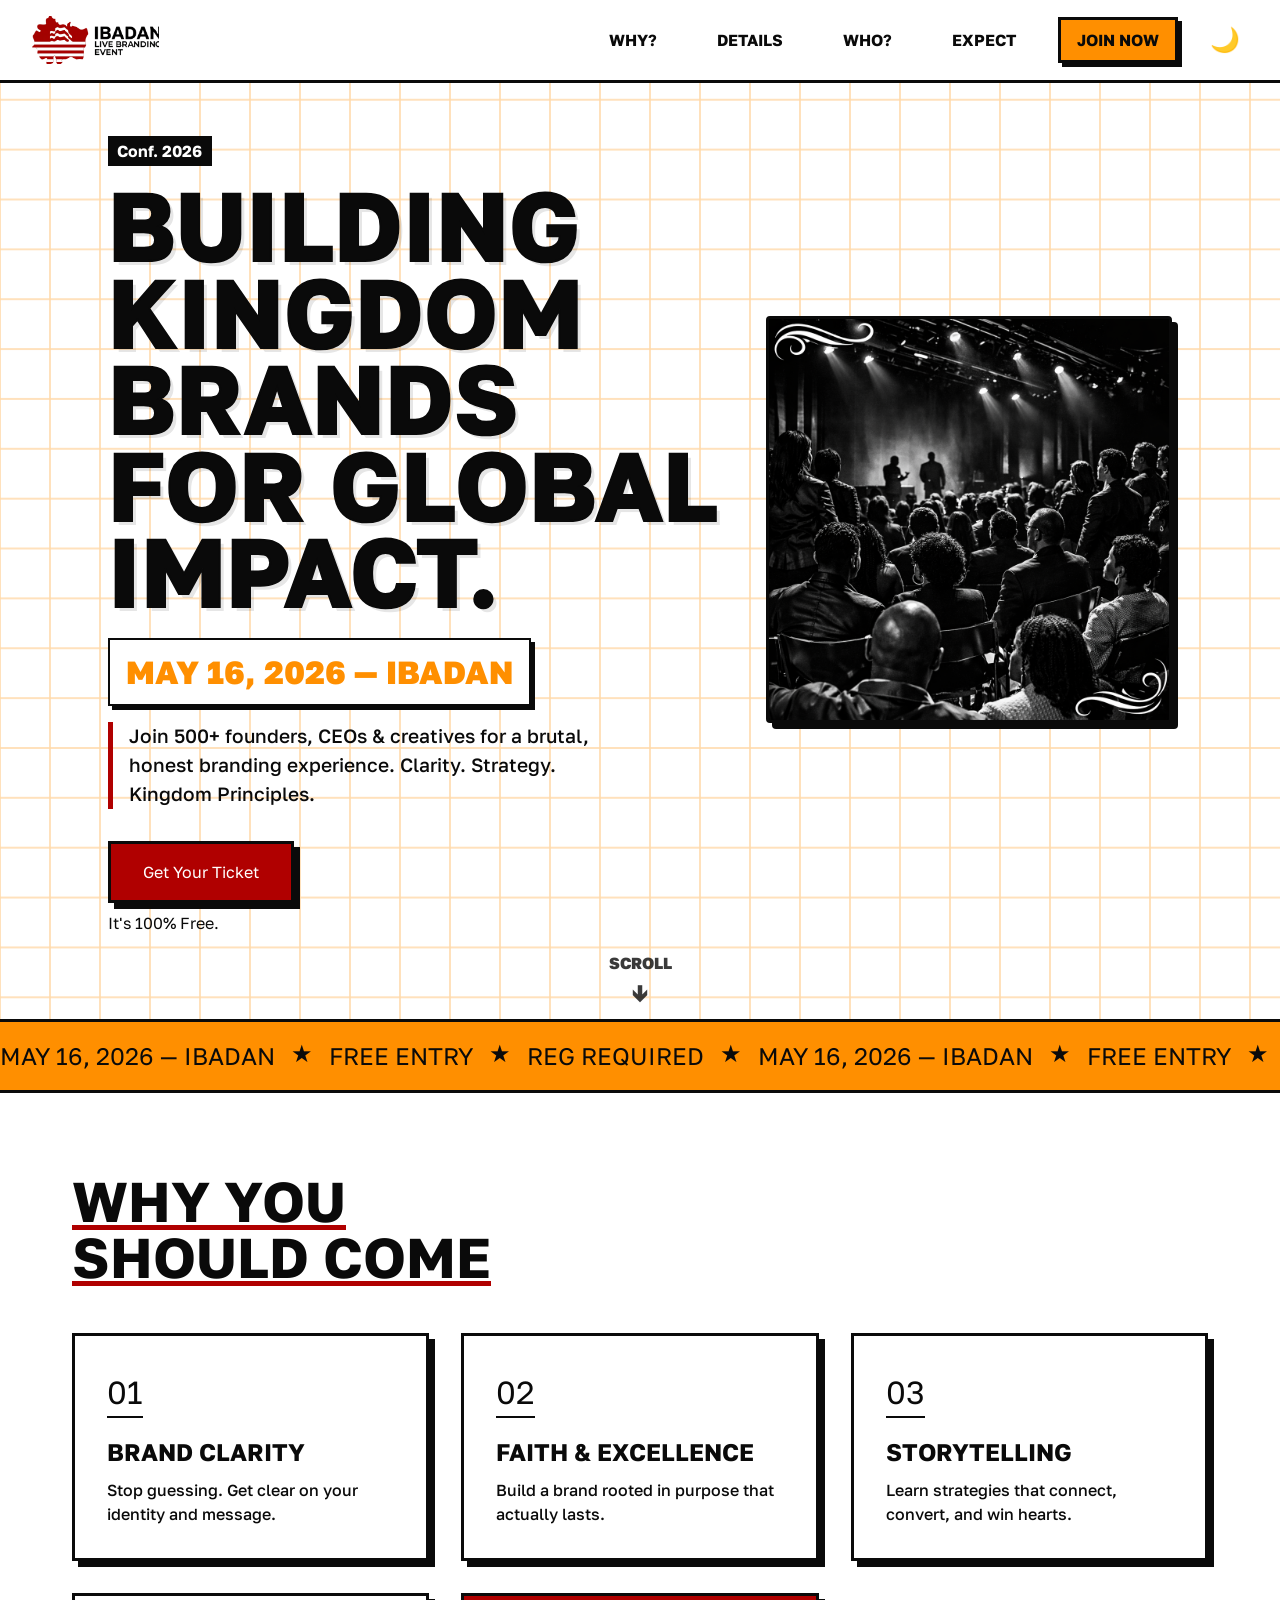
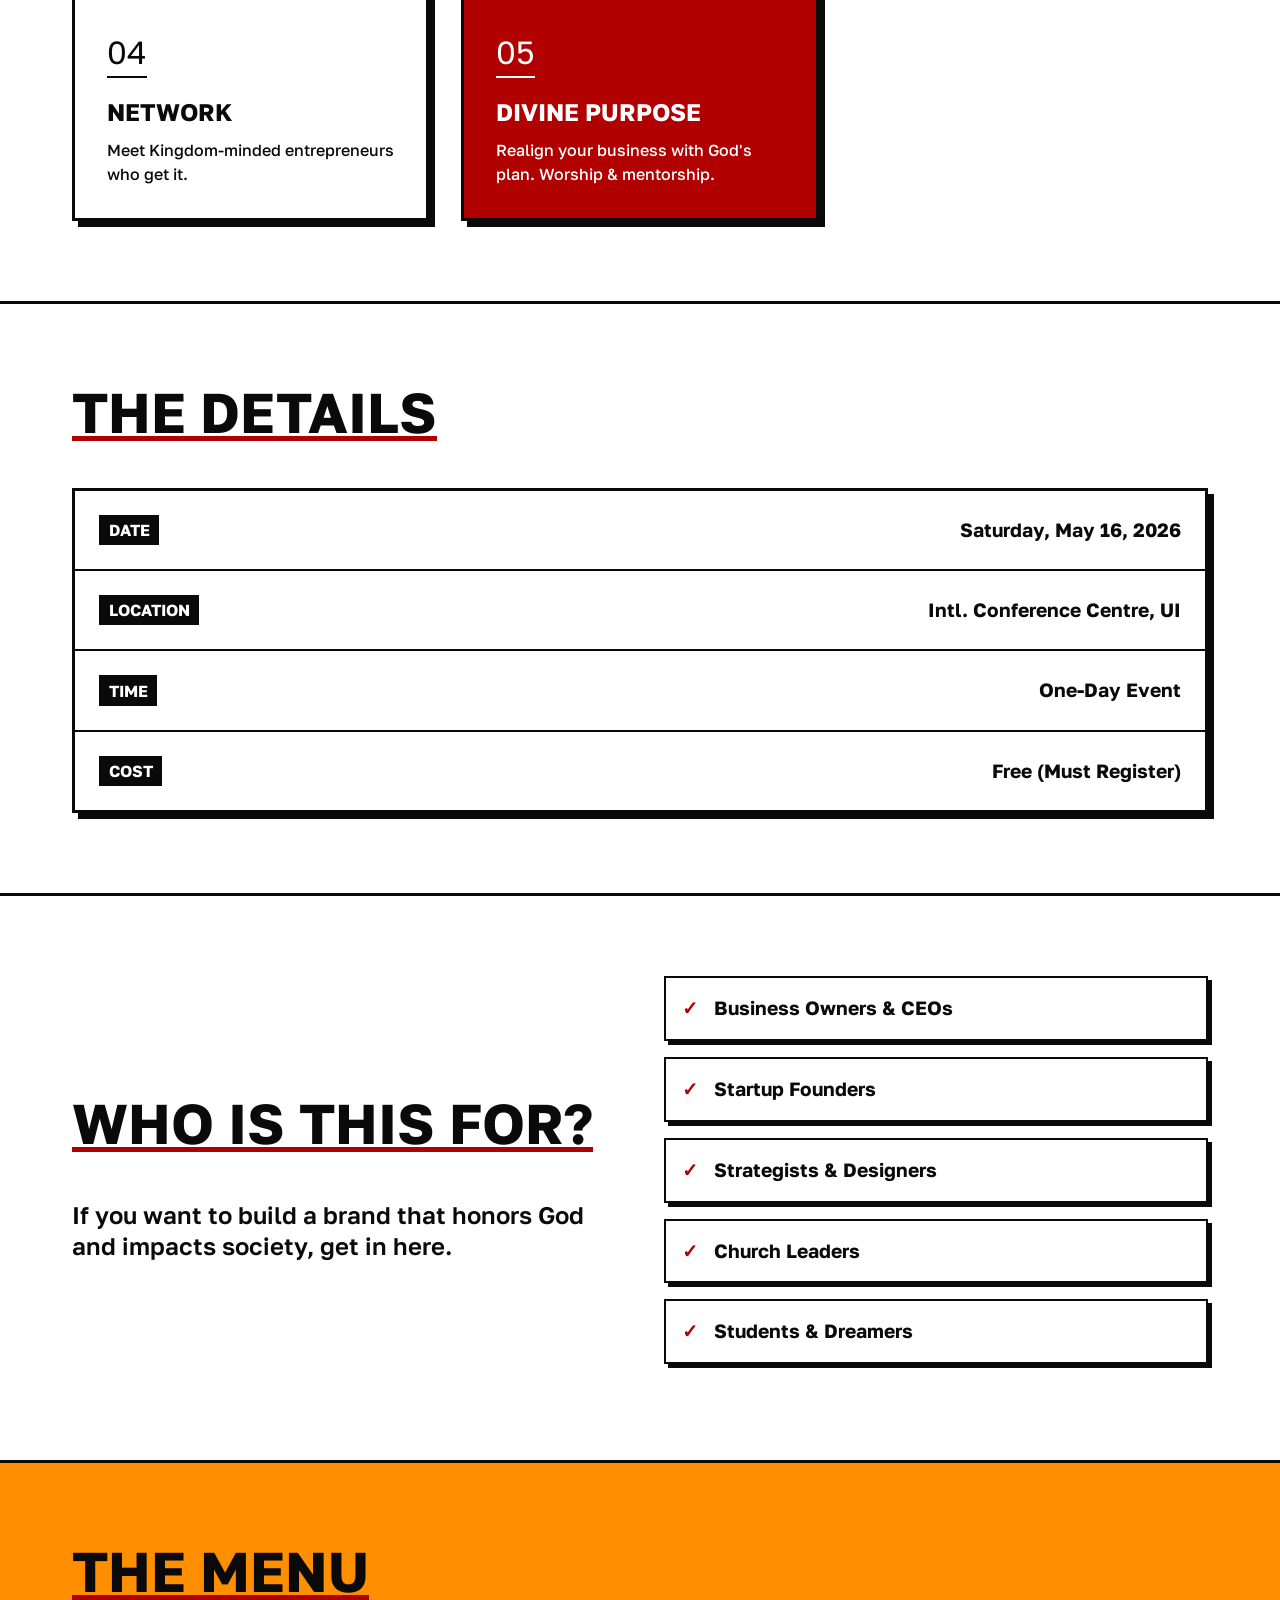
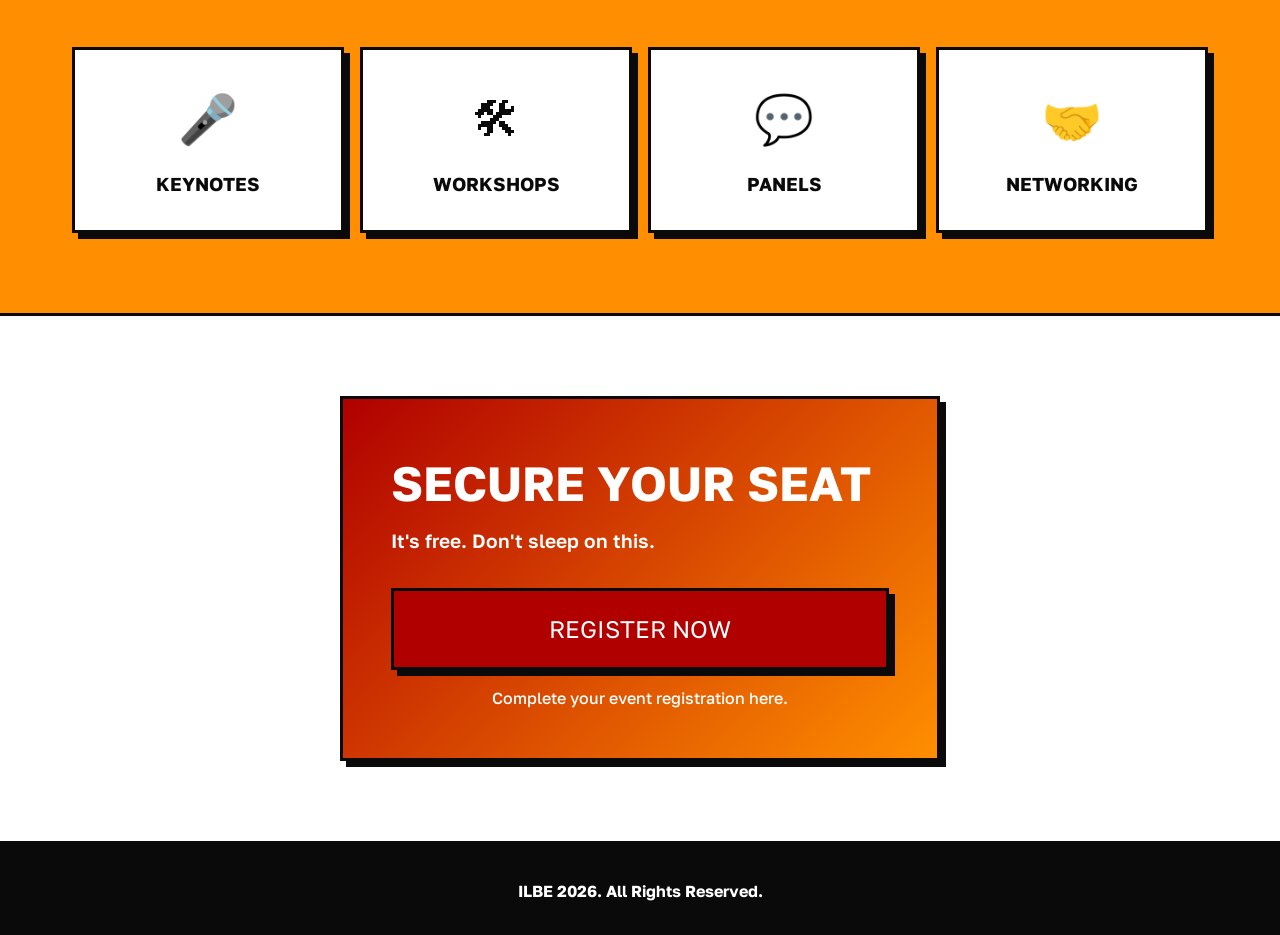
<file: index.html>
<!DOCTYPE html>
<html lang="en">

<head>
  <meta charset="UTF-8" />
  <meta name="viewport" content="width=device-width, initial-scale=1.0" />
  <title>ILBE — Ibadan Live Branding Event</title>
  <link rel="icon" type="image/png" href="assets/ilbe-logo-symbol.png" />
  <link rel="preconnect" href="https://fonts.googleapis.com" />
  <link rel="preconnect" href="https://fonts.gstatic.com" crossorigin />
  <link
    href="https://fonts.googleapis.com/css2?family=Golos+Text:wght@400;500;600;700;800;900&display=swap"
    rel="stylesheet" />
  <link rel="stylesheet" href="style.css" />
</head>

<body>

  <!-- ═══════════════════ NAV ═══════════════════ -->
  <nav class="nav" id="nav">
    <a href="#" class="nav__logo">
      <img src="assets/ilbe-lockup-black.png" alt="ILBE Logo" />
    </a>
    <div class="nav__links" id="navLinks">
      <a href="#why">Why?</a>
      <a href="#details">Details</a>
      <a href="#who">Who?</a>
      <a href="#expect">Expect</a>
      <a href="https://forms.gle/zM6vvySTr9NiGBkB6" target="_blank" rel="noopener noreferrer" class="nav__cta">Join Now</a>
      <button id="themeToggle" class="nav__theme-btn" title="Toggle Dark Mode">🌙</button>
      <button class="nav__close" id="navClose">✕</button>
    </div>
    <button class="nav__toggle" id="navToggle">Menu</button>
  </nav>

  <!-- ═══════════════════ HERO ═══════════════════ -->
  <header class="hero" id="hero">
    <canvas id="rippleGrid" class="hero__canvas"></canvas>
    <div class="container hero__grid">
      <div class="hero__content reveal">
        <div class="hero__label">Conf. 2026</div>
        <h1 class="hero__title">
          BUILDING<br />KINGDOM<br />BRANDS<br />FOR GLOBAL<br />IMPACT.
        </h1>
        <div class="hero__date-tag">
          May 16, 2026 — Ibadan
        </div>
        <p class="hero__sub">
          Join 500+ founders, CEOs & creatives for a brutal, honest branding experience. Clarity. Strategy. Kingdom
          Principles.
        </p>
        <div class="hero__actions">
          <a href="https://forms.gle/zM6vvySTr9NiGBkB6" target="_blank" rel="noopener noreferrer" class="btn btn--primary">Get Your Ticket</a>
          <span class="hero__note">It's 100% Free.</span>
        </div>
      </div>
      <div class="hero__visual reveal delay-1">
        <div class="visual-box" style="background-image: url('assets/hero%20image.png'); background-size: cover; background-position: center; border-radius: 4px;">
        </div>
      </div>
    </div>

    <!-- Scroll Indicator -->
    <div class="scroll-indicator">
      <span>SCROLL</span>
      <span>&darr;</span>
    </div>

  <div class="marquee-strip">
    <div class="track">
      <span>May 16, 2026 — Ibadan</span><span class="star">★</span>
      <span>Free Entry</span><span class="star">★</span>
      <span>Reg Required</span><span class="star">★</span>
      <span>May 16, 2026 — Ibadan</span><span class="star">★</span>
      <span>Free Entry</span><span class="star">★</span>
      <span>Reg Required</span><span class="star">★</span>
    </div>
    <div class="track" aria-hidden="true">
      <span>May 16, 2026 — Ibadan</span><span class="star">★</span>
      <span>Free Entry</span><span class="star">★</span>
      <span>Reg Required</span><span class="star">★</span>
      <span>May 16, 2026 — Ibadan</span><span class="star">★</span>
      <span>Free Entry</span><span class="star">★</span>
      <span>Reg Required</span><span class="star">★</span>
    </div>
  </div>
  </header>

  <!-- ═══════════════════ WHY ATTEND ═══════════════════ -->
  <section class="section" id="why">
    <div class="container">
      <h2 class="section-title reveal">WHY YOU<br />SHOULD COME</h2>
      <div class="grid-3">
        <div class="card reveal">
          <div class="card__head">01</div>
          <h3>Brand Clarity</h3>
          <p>Stop guessing. Get clear on your identity and message.</p>
        </div>
        <div class="card reveal delay-1">
          <div class="card__head">02</div>
          <h3>Faith & Excellence</h3>
          <p>Build a brand rooted in purpose that actually lasts.</p>
        </div>
        <div class="card reveal delay-2">
          <div class="card__head">03</div>
          <h3>Storytelling</h3>
          <p>Learn strategies that connect, convert, and win hearts.</p>
        </div>
        <div class="card reveal">
          <div class="card__head">04</div>
          <h3>Network</h3>
          <p>Meet Kingdom-minded entrepreneurs who get it.</p>
        </div>
        <div class="card reveal delay-1 card--highlight">
          <div class="card__head">05</div>
          <h3>Divine Purpose</h3>
          <p>Realign your business with God's plan. Worship & mentorship.</p>
        </div>
      </div>
    </div>
  </section>

  <!-- ═══════════════════ DETAILS ═══════════════════ -->
  <section class="section section--light" id="details">
    <div class="container">
      <h2 class="section-title reveal">THE DETAILS</h2>
      <div class="details-box reveal">
        <div class="d-row">
          <span class="d-label">Date</span>
          <span class="d-val">Saturday, May 16, 2026</span>
        </div>
        <div class="d-row">
          <span class="d-label">Location</span>
          <span class="d-val">Intl. Conference Centre, UI</span>
        </div>
        <div class="d-row">
          <span class="d-label">Time</span>
          <span class="d-val">One-Day Event</span>
        </div>
        <div class="d-row">
          <span class="d-label">Cost</span>
          <span class="d-val">Free (Must Register)</span>
        </div>
      </div>
    </div>
  </section>

  <!-- ═══════════════════ WHO IS THIS FOR ═══════════════════ -->
  <section class="section" id="who">
    <div class="container">
      <div class="split-layout">
        <div class="split-left reveal">
          <h2 class="section-title">WHO IS THIS FOR?</h2>
          <p class="big-p">If you want to build a brand that honors God and impacts society, get in here.</p>
        </div>
        <div class="split-right reveal delay-1">
          <ul class="check-list">
            <li>Business Owners & CEOs</li>
            <li>Startup Founders</li>
            <li>Strategists & Designers</li>
            <li>Church Leaders</li>
            <li>Students & Dreamers</li>
          </ul>
        </div>
      </div>
    </div>
  </section>

  <!-- ═══════════════════ EXPECT ═══════════════════ -->
  <section class="section section--vibrant" id="expect">
    <div class="container">
      <h2 class="section-title reveal">THE MENU</h2>
      <div class="menu-grid">
        <div class="menu-item reveal">
          <span class="m-icon">🎤</span>
          <h3>Keynotes</h3>
        </div>
        <div class="menu-item reveal delay-1">
          <span class="m-icon">🛠</span>
          <h3>Workshops</h3>
        </div>
        <div class="menu-item reveal delay-2">
          <span class="m-icon">💬</span>
          <h3>Panels</h3>
        </div>
        <div class="menu-item reveal delay-3">
          <span class="m-icon">🤝</span>
          <h3>Networking</h3>
        </div>
      </div>
    </div>
  </section>

  <!-- ═══════════════════ REGISTER ═══════════════════ -->
  <section class="section" id="register">
    <div class="container">
      <div class="reg-box reveal">
        <h2 class="reg-title">SECURE YOUR SEAT</h2>
        <p class="reg-sub">It's free. Don't sleep on this.</p>

        <div style="text-align: center; margin-top: 2rem;">
          <a href="https://forms.gle/zM6vvySTr9NiGBkB6" target="_blank" rel="noopener noreferrer" class="btn btn--block btn--primary" style="font-size: clamp(1.2rem, 5vw, 1.5rem); padding: 1.25rem 1rem; white-space: nowrap;">REGISTER NOW</a>
          <p style="margin-top: 1rem; font-weight: 500;">Complete your event registration here.</p>
        </div>
      </div>
    </div>
  </section>

  <footer class="footer">
    <div class="container">
      <p>ILBE 2026. All Rights Reserved.</p>
    </div>
  </footer>

  <script src="script.js"></script>
</body>

</html>
</file>
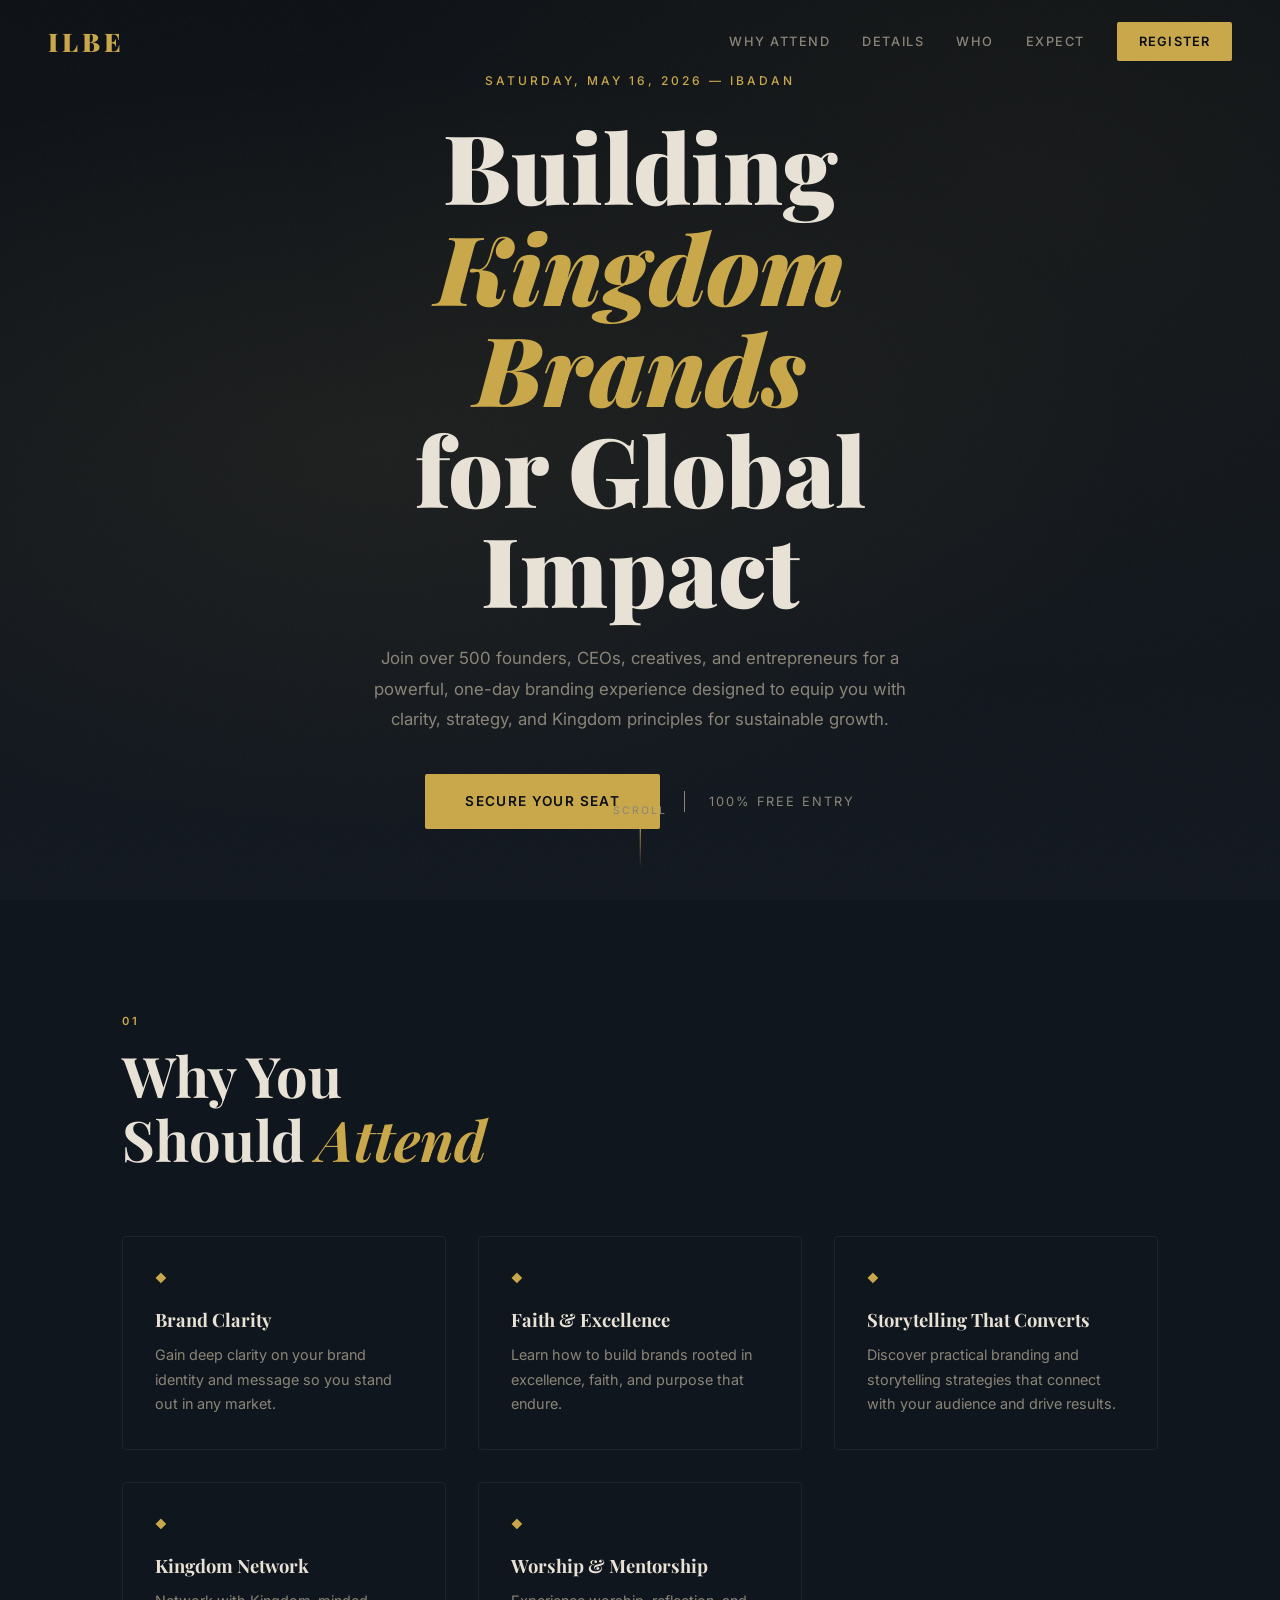
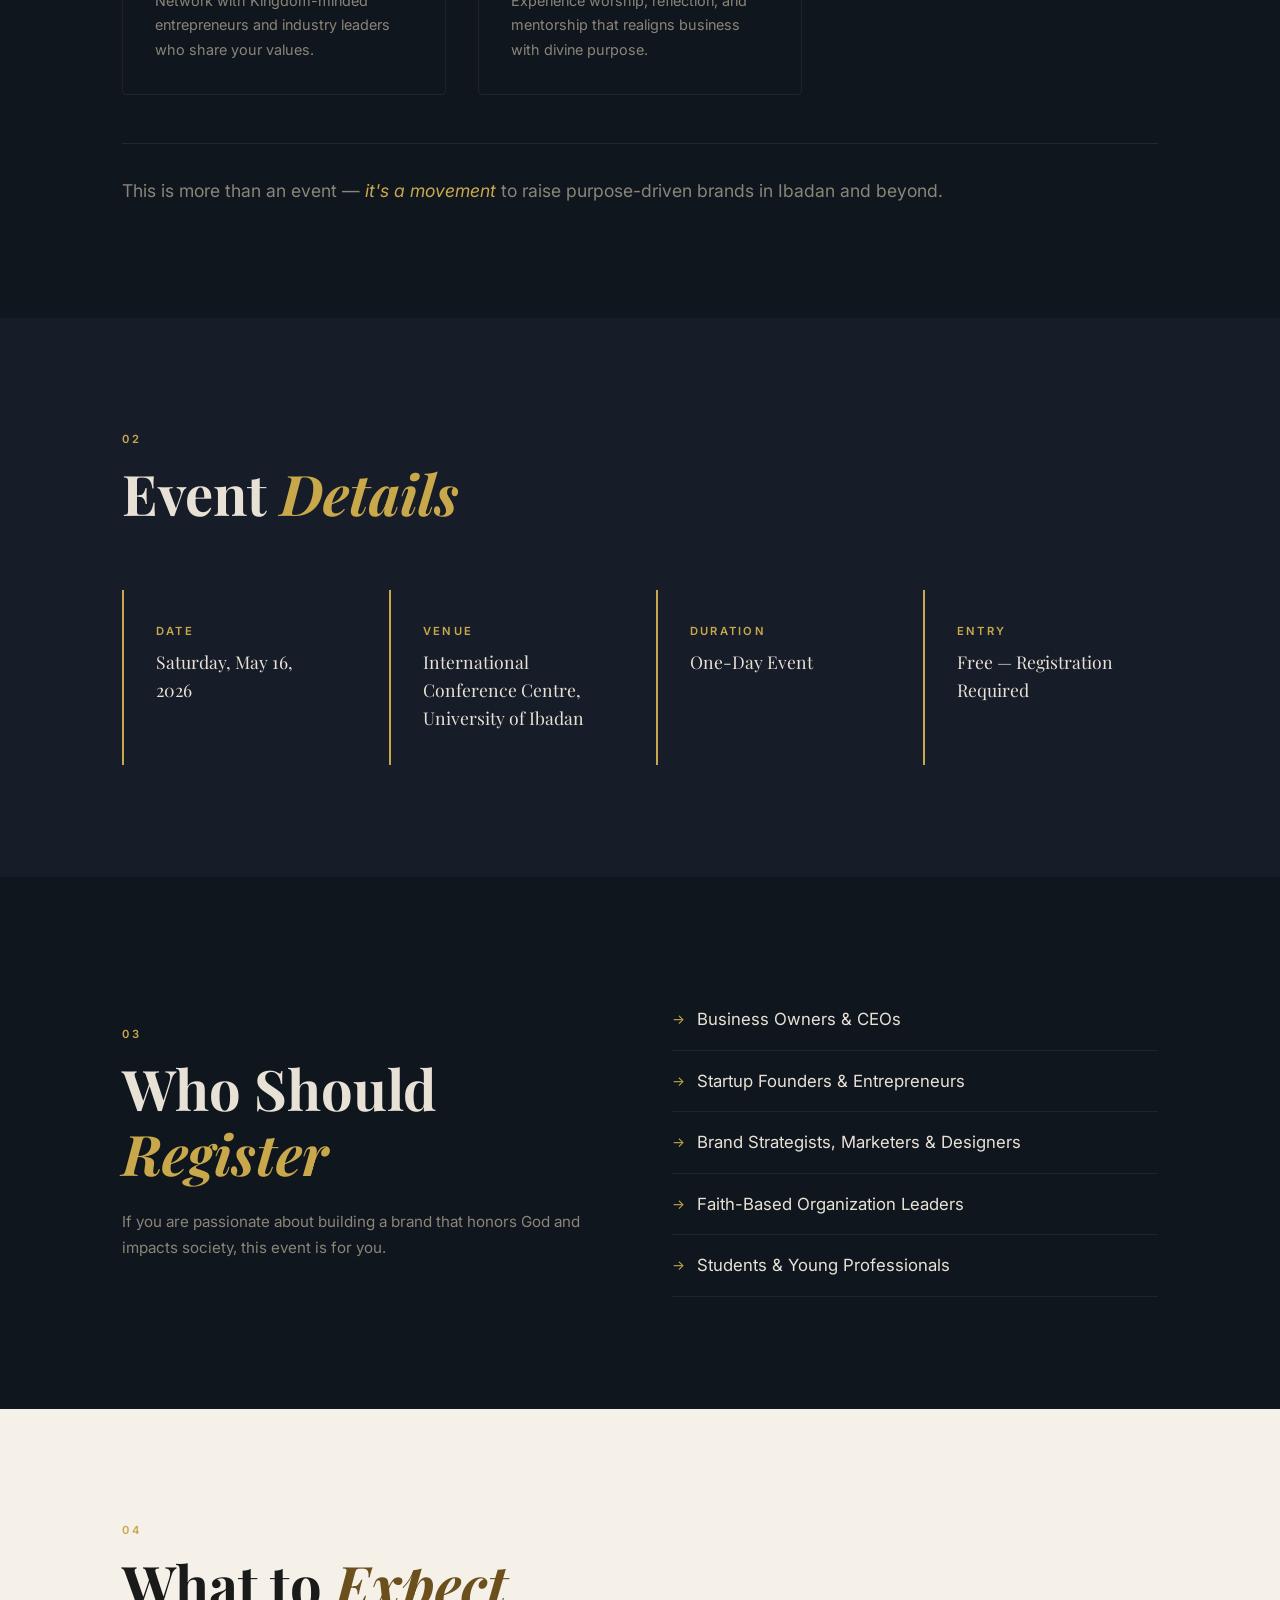
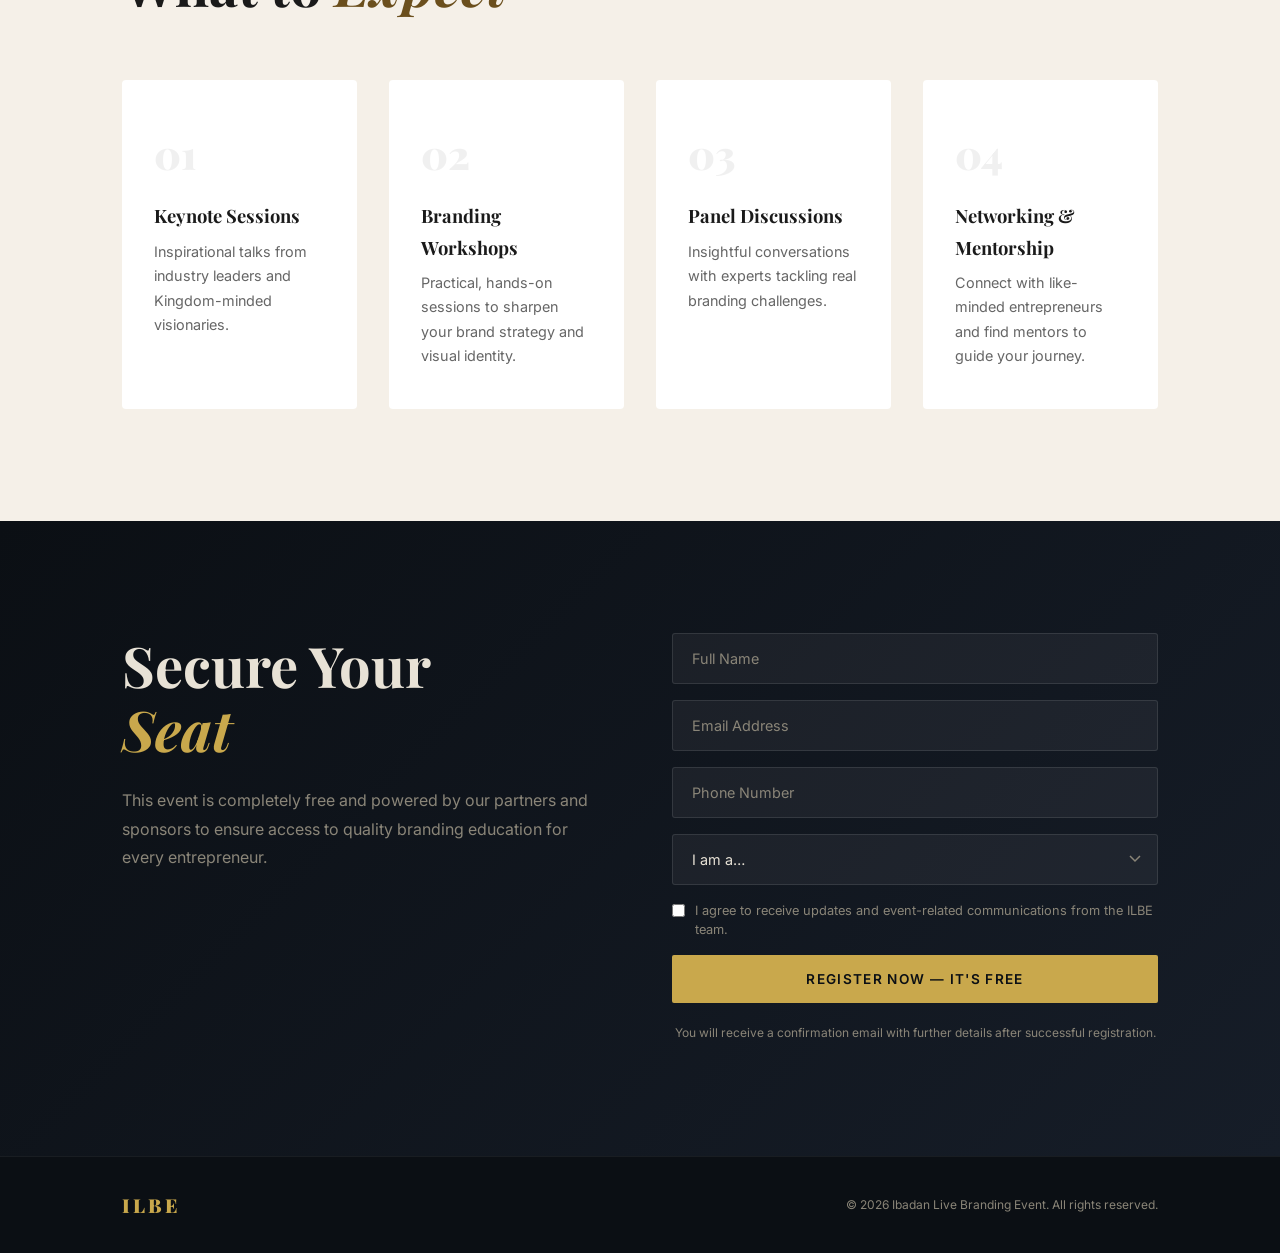
<file: variation-a/index.html>
<!DOCTYPE html>
<html lang="en">
<head>
  <meta charset="UTF-8" />
  <meta name="viewport" content="width=device-width, initial-scale=1.0" />
  <title>ILBE — Ibadan Live Branding Event</title>
  <meta name="description" content="Register for ILBE — a one-day branding experience for founders, CEOs, creatives, and entrepreneurs. Building Kingdom Brands for Global Impact." />
  <link rel="preconnect" href="https://fonts.googleapis.com" />
  <link rel="preconnect" href="https://fonts.gstatic.com" crossorigin />
  <link href="https://fonts.googleapis.com/css2?family=Playfair+Display:ital,wght@0,400;0,700;0,900;1,400;1,700&family=Inter:wght@300;400;500;600&display=swap" rel="stylesheet" />
  <link rel="stylesheet" href="style.css" />
</head>
<body>

  <!-- ═══════════════════ NAV ═══════════════════ -->
  <nav class="nav" id="nav">
    <a href="#" class="nav__logo">ILBE</a>
    <div class="nav__links">
      <a href="#why">Why Attend</a>
      <a href="#details">Details</a>
      <a href="#who">Who</a>
      <a href="#expect">Expect</a>
      <a href="#register" class="nav__cta">Register</a>
    </div>
    <button class="nav__toggle" id="navToggle" aria-label="Toggle menu">
      <span></span><span></span><span></span>
    </button>
  </nav>

  <!-- ═══════════════════ HERO ═══════════════════ -->
  <header class="hero" id="hero">
    <div class="hero__overlay"></div>
    <div class="hero__content">
      <p class="hero__eyebrow reveal">Saturday, May 16, 2026 — Ibadan</p>
      <h1 class="hero__title reveal">
        Building<br/><em>Kingdom Brands</em><br/>for Global Impact
      </h1>
      <p class="hero__sub reveal">
        Join over 500 founders, CEOs, creatives, and entrepreneurs for a powerful, one-day branding experience designed to equip you with clarity, strategy, and Kingdom principles for sustainable growth.
      </p>
      <div class="hero__actions reveal">
        <a href="#register" class="btn btn--primary">Secure Your Seat</a>
        <span class="hero__free">100% Free Entry</span>
      </div>
    </div>
    <div class="hero__scroll-hint">
      <span>Scroll</span>
      <div class="hero__scroll-line"></div>
    </div>
  </header>

  <!-- ═══════════════════ WHY ATTEND ═══════════════════ -->
  <section class="section section--dark" id="why">
    <div class="section__container">
      <div class="section__header reveal">
        <span class="section__label">01</span>
        <h2 class="section__title">Why You<br/>Should <em>Attend</em></h2>
      </div>
      <div class="benefits-grid">
        <article class="benefit reveal">
          <span class="benefit__icon">◆</span>
          <h3>Brand Clarity</h3>
          <p>Gain deep clarity on your brand identity and message so you stand out in any market.</p>
        </article>
        <article class="benefit reveal">
          <span class="benefit__icon">◆</span>
          <h3>Faith & Excellence</h3>
          <p>Learn how to build brands rooted in excellence, faith, and purpose that endure.</p>
        </article>
        <article class="benefit reveal">
          <span class="benefit__icon">◆</span>
          <h3>Storytelling That Converts</h3>
          <p>Discover practical branding and storytelling strategies that connect with your audience and drive results.</p>
        </article>
        <article class="benefit reveal">
          <span class="benefit__icon">◆</span>
          <h3>Kingdom Network</h3>
          <p>Network with Kingdom-minded entrepreneurs and industry leaders who share your values.</p>
        </article>
        <article class="benefit reveal">
          <span class="benefit__icon">◆</span>
          <h3>Worship & Mentorship</h3>
          <p>Experience worship, reflection, and mentorship that realigns business with divine purpose.</p>
        </article>
      </div>
      <p class="section__closing reveal">
        This is more than an event — <em>it's a movement</em> to raise purpose-driven brands in Ibadan and beyond.
      </p>
    </div>
  </section>

  <!-- ═══════════════════ EVENT DETAILS ═══════════════════ -->
  <section class="section section--accent" id="details">
    <div class="section__container">
      <div class="section__header reveal">
        <span class="section__label">02</span>
        <h2 class="section__title">Event <em>Details</em></h2>
      </div>
      <div class="details-strip reveal">
        <div class="detail">
          <span class="detail__label">Date</span>
          <span class="detail__value">Saturday, May 16, 2026</span>
        </div>
        <div class="detail">
          <span class="detail__label">Venue</span>
          <span class="detail__value">International Conference Centre, University of Ibadan</span>
        </div>
        <div class="detail">
          <span class="detail__label">Duration</span>
          <span class="detail__value">One-Day Event</span>
        </div>
        <div class="detail">
          <span class="detail__label">Entry</span>
          <span class="detail__value">Free — Registration Required</span>
        </div>
      </div>
    </div>
  </section>

  <!-- ═══════════════════ WHO SHOULD REGISTER ═══════════════════ -->
  <section class="section section--dark" id="who">
    <div class="section__container">
      <div class="who-layout">
        <div class="who-left reveal">
          <span class="section__label">03</span>
          <h2 class="section__title">Who Should<br/><em>Register</em></h2>
          <p class="who-tagline">If you are passionate about building a brand that honors God and impacts society, this event is for you.</p>
        </div>
        <div class="who-right reveal">
          <ul class="who-list">
            <li>Business Owners & CEOs</li>
            <li>Startup Founders & Entrepreneurs</li>
            <li>Brand Strategists, Marketers & Designers</li>
            <li>Faith-Based Organization Leaders</li>
            <li>Students & Young Professionals</li>
          </ul>
        </div>
      </div>
    </div>
  </section>

  <!-- ═══════════════════ WHAT TO EXPECT ═══════════════════ -->
  <section class="section section--light" id="expect">
    <div class="section__container">
      <div class="section__header reveal">
        <span class="section__label">04</span>
        <h2 class="section__title">What to <em>Expect</em></h2>
      </div>
      <div class="expect-grid">
        <article class="expect-card reveal">
          <div class="expect-card__number">01</div>
          <h3>Keynote Sessions</h3>
          <p>Inspirational talks from industry leaders and Kingdom-minded visionaries.</p>
        </article>
        <article class="expect-card reveal">
          <div class="expect-card__number">02</div>
          <h3>Branding Workshops</h3>
          <p>Practical, hands-on sessions to sharpen your brand strategy and visual identity.</p>
        </article>
        <article class="expect-card reveal">
          <div class="expect-card__number">03</div>
          <h3>Panel Discussions</h3>
          <p>Insightful conversations with experts tackling real branding challenges.</p>
        </article>
        <article class="expect-card reveal">
          <div class="expect-card__number">04</div>
          <h3>Networking & Mentorship</h3>
          <p>Connect with like-minded entrepreneurs and find mentors to guide your journey.</p>
        </article>
      </div>
    </div>
  </section>

  <!-- ═══════════════════ REGISTER ═══════════════════ -->
  <section class="section section--cta" id="register">
    <div class="section__container">
      <div class="register-layout">
        <div class="register-left reveal">
          <h2 class="section__title">Secure Your<br/><em>Seat</em></h2>
          <p>This event is completely free and powered by our partners and sponsors to ensure access to quality branding education for every entrepreneur.</p>
        </div>
        <form class="register-form reveal" id="registerForm">
          <div class="form-group">
            <input type="text" id="fullName" placeholder="Full Name" required />
          </div>
          <div class="form-group">
            <input type="email" id="email" placeholder="Email Address" required />
          </div>
          <div class="form-group">
            <input type="tel" id="phone" placeholder="Phone Number" />
          </div>
          <div class="form-group">
            <select id="role" required>
              <option value="" disabled selected>I am a…</option>
              <option>Business Owner / CEO</option>
              <option>Startup Founder / Entrepreneur</option>
              <option>Brand Strategist / Marketer / Designer</option>
              <option>Faith-Based Organization Leader</option>
              <option>Student / Young Professional</option>
              <option>Other</option>
            </select>
          </div>
          <label class="consent">
            <input type="checkbox" required />
            <span>I agree to receive updates and event-related communications from the ILBE team.</span>
          </label>
          <button type="submit" class="btn btn--primary btn--full">Register Now — It's Free</button>
          <p class="form-note">You will receive a confirmation email with further details after successful registration.</p>
        </form>
      </div>
    </div>
  </section>

  <!-- ═══════════════════ FOOTER ═══════════════════ -->
  <footer class="footer">
    <div class="footer__container">
      <span class="footer__logo">ILBE</span>
      <p>&copy; 2026 Ibadan Live Branding Event. All rights reserved.</p>
    </div>
  </footer>

  <script src="script.js"></script>
</body>
</html>
</file>
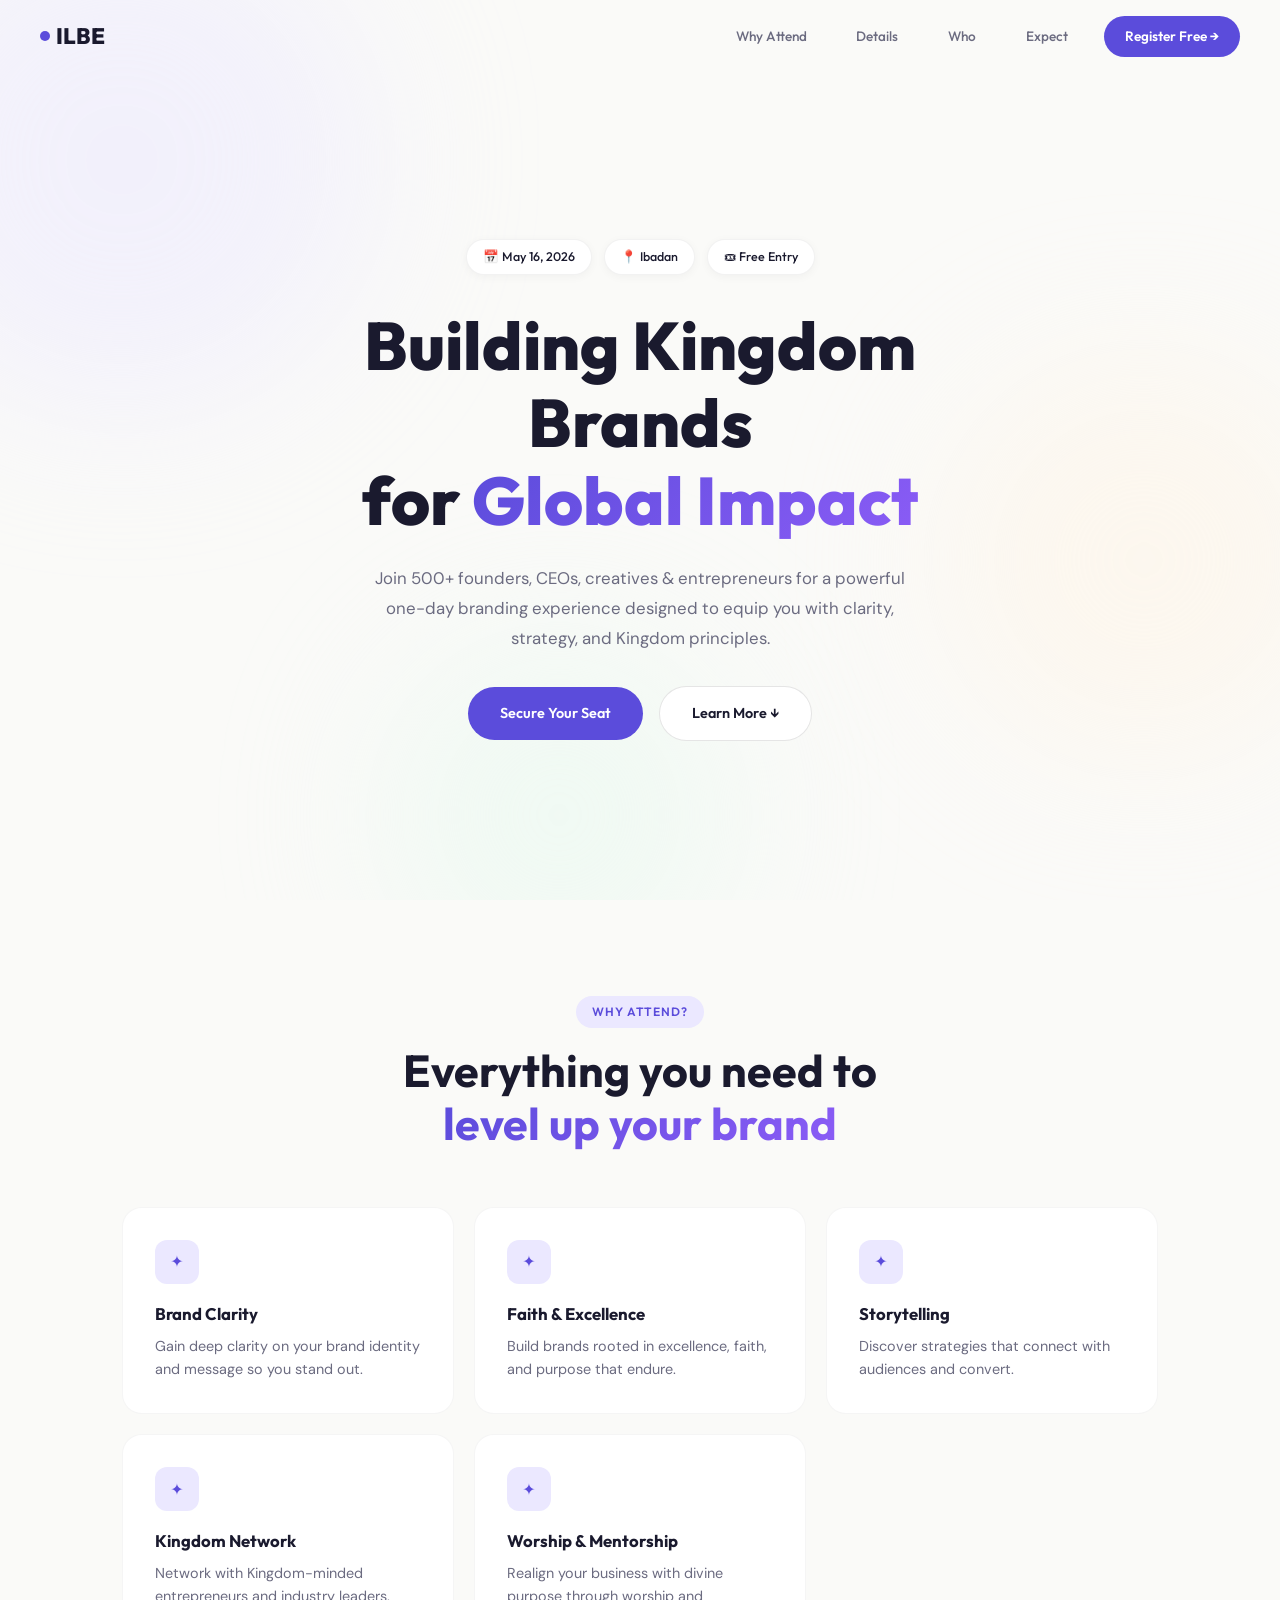
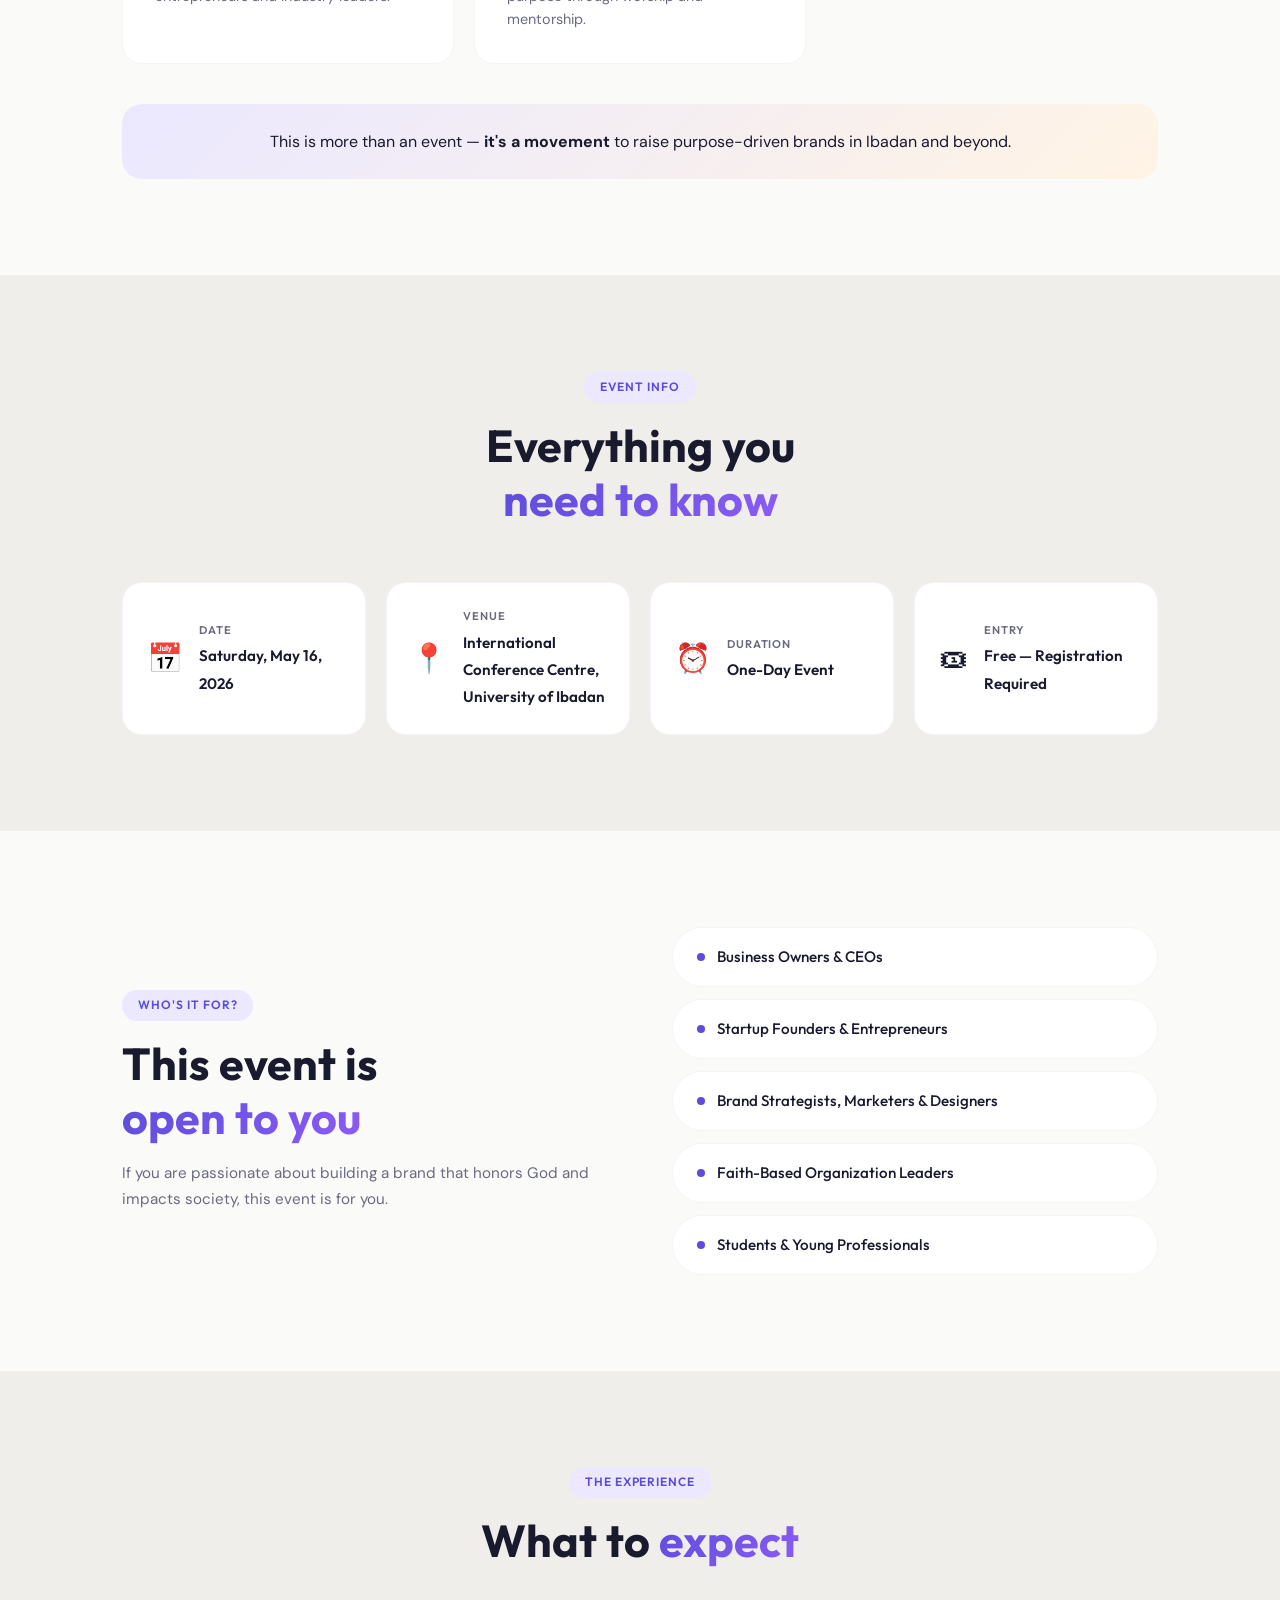
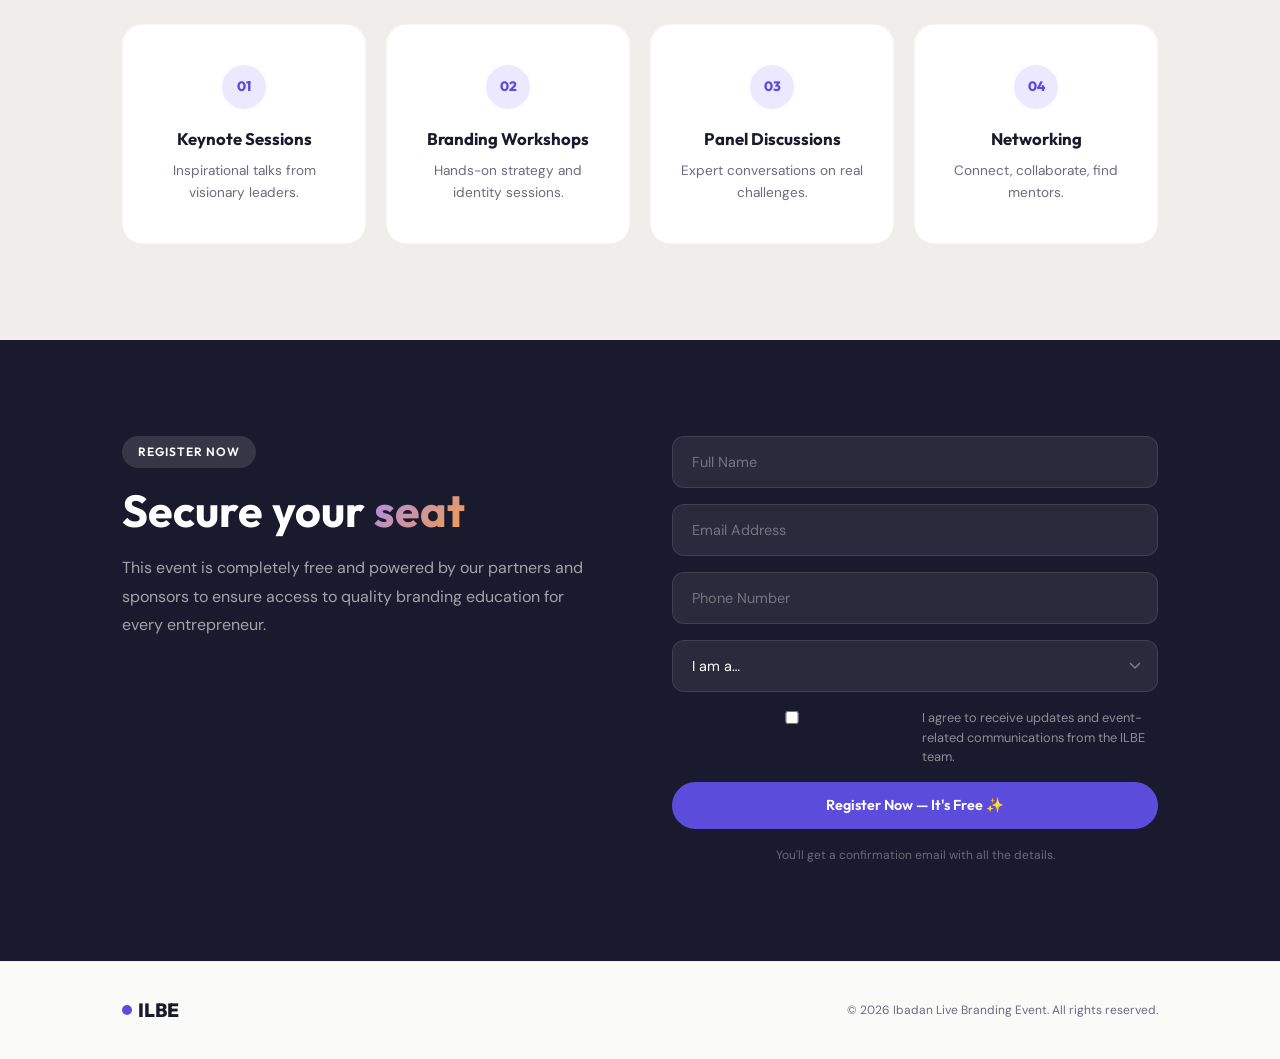
<file: variation-b/index.html>
<!DOCTYPE html>
<html lang="en">

<head>
  <meta charset="UTF-8" />
  <meta name="viewport" content="width=device-width, initial-scale=1.0" />
  <title>ILBE — Ibadan Live Branding Event</title>
  <meta name="description"
    content="Register for ILBE — a one-day branding experience for founders, CEOs, creatives, and entrepreneurs. Building Kingdom Brands for Global Impact." />
  <link rel="preconnect" href="https://fonts.googleapis.com" />
  <link rel="preconnect" href="https://fonts.gstatic.com" crossorigin />
  <link
    href="https://fonts.googleapis.com/css2?family=Outfit:wght@300;400;500;600;700;800&family=DM+Sans:ital,wght@0,400;0,500;0,700;1,400&display=swap"
    rel="stylesheet" />
  <link rel="stylesheet" href="style.css" />
</head>

<body>

  <!-- ═══════════════════ NAV ═══════════════════ -->
  <nav class="nav" id="nav">
    <a href="#" class="nav__logo">
      <span class="logo-dot"></span>ILBE
    </a>
    <div class="nav__links" id="navLinks">
      <a href="#why">Why Attend</a>
      <a href="#details">Details</a>
      <a href="#who">Who</a>
      <a href="#expect">Expect</a>
      <a href="#register" class="nav__cta">Register Free →</a>
    </div>
    <button class="nav__toggle" id="navToggle" aria-label="Toggle menu">
      <svg width="24" height="24" viewBox="0 0 24 24" fill="none" stroke="currentColor" stroke-width="2">
        <line x1="3" y1="6" x2="21" y2="6" class="line-top" />
        <line x1="3" y1="12" x2="21" y2="12" class="line-mid" />
        <line x1="3" y1="18" x2="21" y2="18" class="line-bot" />
      </svg>
    </button>
  </nav>

  <!-- ═══════════════════ HERO ═══════════════════ -->
  <header class="hero" id="hero">
    <div class="hero__blobs">
      <div class="blob blob--1"></div>
      <div class="blob blob--2"></div>
      <div class="blob blob--3"></div>
    </div>
    <div class="hero__content">
      <div class="hero__badge reveal">
        <span class="badge">📅 May 16, 2026</span>
        <span class="badge">📍 Ibadan</span>
        <span class="badge">🎟 Free Entry</span>
      </div>
      <h1 class="hero__title reveal">
        Building Kingdom Brands<br />for <span class="highlight">Global Impact</span>
      </h1>
      <p class="hero__sub reveal">
        Join 500+ founders, CEOs, creatives & entrepreneurs for a powerful one-day branding experience designed to equip
        you with clarity, strategy, and Kingdom principles.
      </p>
      <div class="hero__actions reveal">
        <a href="#register" class="btn btn--primary">Secure Your Seat</a>
        <a href="#why" class="btn btn--ghost">Learn More ↓</a>
      </div>
    </div>
  </header>

  <!-- ═══════════════════ WHY ATTEND ═══════════════════ -->
  <section class="section" id="why">
    <div class="container">
      <div class="section-header reveal">
        <span class="chip">Why Attend?</span>
        <h2>Everything you need to<br /><span class="highlight">level up your brand</span></h2>
      </div>
      <div class="card-grid">
        <article class="card reveal">
          <div class="card__icon">✦</div>
          <h3>Brand Clarity</h3>
          <p>Gain deep clarity on your brand identity and message so you stand out.</p>
        </article>
        <article class="card reveal">
          <div class="card__icon">✦</div>
          <h3>Faith & Excellence</h3>
          <p>Build brands rooted in excellence, faith, and purpose that endure.</p>
        </article>
        <article class="card reveal">
          <div class="card__icon">✦</div>
          <h3>Storytelling</h3>
          <p>Discover strategies that connect with audiences and convert.</p>
        </article>
        <article class="card reveal">
          <div class="card__icon">✦</div>
          <h3>Kingdom Network</h3>
          <p>Network with Kingdom-minded entrepreneurs and industry leaders.</p>
        </article>
        <article class="card reveal">
          <div class="card__icon">✦</div>
          <h3>Worship & Mentorship</h3>
          <p>Realign your business with divine purpose through worship and mentorship.</p>
        </article>
      </div>
      <div class="movement-banner reveal">
        <p>This is more than an event — <strong>it's a movement</strong> to raise purpose-driven brands in Ibadan and
          beyond.</p>
      </div>
    </div>
  </section>

  <!-- ═══════════════════ EVENT DETAILS ═══════════════════ -->
  <section class="section section--tinted" id="details">
    <div class="container">
      <div class="section-header reveal">
        <span class="chip">Event Info</span>
        <h2>Everything you<br /><span class="highlight">need to know</span></h2>
      </div>
      <div class="info-pills reveal">
        <div class="info-pill">
          <span class="info-pill__emoji">📅</span>
          <div>
            <span class="info-pill__label">Date</span>
            <span class="info-pill__value">Saturday, May 16, 2026</span>
          </div>
        </div>
        <div class="info-pill">
          <span class="info-pill__emoji">📍</span>
          <div>
            <span class="info-pill__label">Venue</span>
            <span class="info-pill__value">International Conference Centre, University of Ibadan</span>
          </div>
        </div>
        <div class="info-pill">
          <span class="info-pill__emoji">⏰</span>
          <div>
            <span class="info-pill__label">Duration</span>
            <span class="info-pill__value">One-Day Event</span>
          </div>
        </div>
        <div class="info-pill">
          <span class="info-pill__emoji">🎟</span>
          <div>
            <span class="info-pill__label">Entry</span>
            <span class="info-pill__value">Free — Registration Required</span>
          </div>
        </div>
      </div>
    </div>
  </section>

  <!-- ═══════════════════ WHO SHOULD REGISTER ═══════════════════ -->
  <section class="section" id="who">
    <div class="container">
      <div class="who-grid">
        <div class="who-left reveal">
          <span class="chip">Who's it for?</span>
          <h2>This event is<br /><span class="highlight">open to you</span></h2>
          <p>If you are passionate about building a brand that honors God and impacts society, this event is for you.
          </p>
        </div>
        <div class="who-right reveal">
          <div class="audience-pill">
            <span class="audience-pill__dot"></span>
            Business Owners & CEOs
          </div>
          <div class="audience-pill">
            <span class="audience-pill__dot"></span>
            Startup Founders & Entrepreneurs
          </div>
          <div class="audience-pill">
            <span class="audience-pill__dot"></span>
            Brand Strategists, Marketers & Designers
          </div>
          <div class="audience-pill">
            <span class="audience-pill__dot"></span>
            Faith-Based Organization Leaders
          </div>
          <div class="audience-pill">
            <span class="audience-pill__dot"></span>
            Students & Young Professionals
          </div>
        </div>
      </div>
    </div>
  </section>

  <!-- ═══════════════════ WHAT TO EXPECT ═══════════════════ -->
  <section class="section section--tinted" id="expect">
    <div class="container">
      <div class="section-header reveal">
        <span class="chip">The Experience</span>
        <h2>What to <span class="highlight">expect</span></h2>
      </div>
      <div class="expect-row">
        <article class="expect-bubble reveal">
          <span class="expect-bubble__num">01</span>
          <h3>Keynote Sessions</h3>
          <p>Inspirational talks from visionary leaders.</p>
        </article>
        <article class="expect-bubble reveal">
          <span class="expect-bubble__num">02</span>
          <h3>Branding Workshops</h3>
          <p>Hands-on strategy and identity sessions.</p>
        </article>
        <article class="expect-bubble reveal">
          <span class="expect-bubble__num">03</span>
          <h3>Panel Discussions</h3>
          <p>Expert conversations on real challenges.</p>
        </article>
        <article class="expect-bubble reveal">
          <span class="expect-bubble__num">04</span>
          <h3>Networking</h3>
          <p>Connect, collaborate, find mentors.</p>
        </article>
      </div>
    </div>
  </section>

  <!-- ═══════════════════ REGISTER ═══════════════════ -->
  <section class="section section--register" id="register">
    <div class="container">
      <div class="register-wrap">
        <div class="register-info reveal">
          <span class="chip chip--dark">Register Now</span>
          <h2>Secure your <span class="highlight">seat</span></h2>
          <p>This event is completely free and powered by our partners and sponsors to ensure access to quality branding
            education for every entrepreneur.</p>
        </div>
        <form class="register-form reveal" id="registerForm">
          <input type="text" placeholder="Full Name" required />
          <input type="email" placeholder="Email Address" required />
          <input type="tel" placeholder="Phone Number" />
          <select required>
            <option value="" disabled selected>I am a…</option>
            <option>Business Owner / CEO</option>
            <option>Startup Founder / Entrepreneur</option>
            <option>Brand Strategist / Marketer / Designer</option>
            <option>Faith-Based Organization Leader</option>
            <option>Student / Young Professional</option>
            <option>Other</option>
          </select>
          <label class="consent">
            <input type="checkbox" required />
            <span>I agree to receive updates and event-related communications from the ILBE team.</span>
          </label>
          <button type="submit" class="btn btn--primary btn--full">Register Now — It's Free ✨</button>
          <p class="form-note">You'll get a confirmation email with all the details.</p>
        </form>
      </div>
    </div>
  </section>

  <!-- ═══════════════════ FOOTER ═══════════════════ -->
  <footer class="footer">
    <div class="container footer__inner">
      <a href="#" class="footer__logo"><span class="logo-dot"></span>ILBE</a>
      <p>&copy; 2026 Ibadan Live Branding Event. All rights reserved.</p>
    </div>
  </footer>

  <script src="script.js"></script>
</body>

</html>
</file>
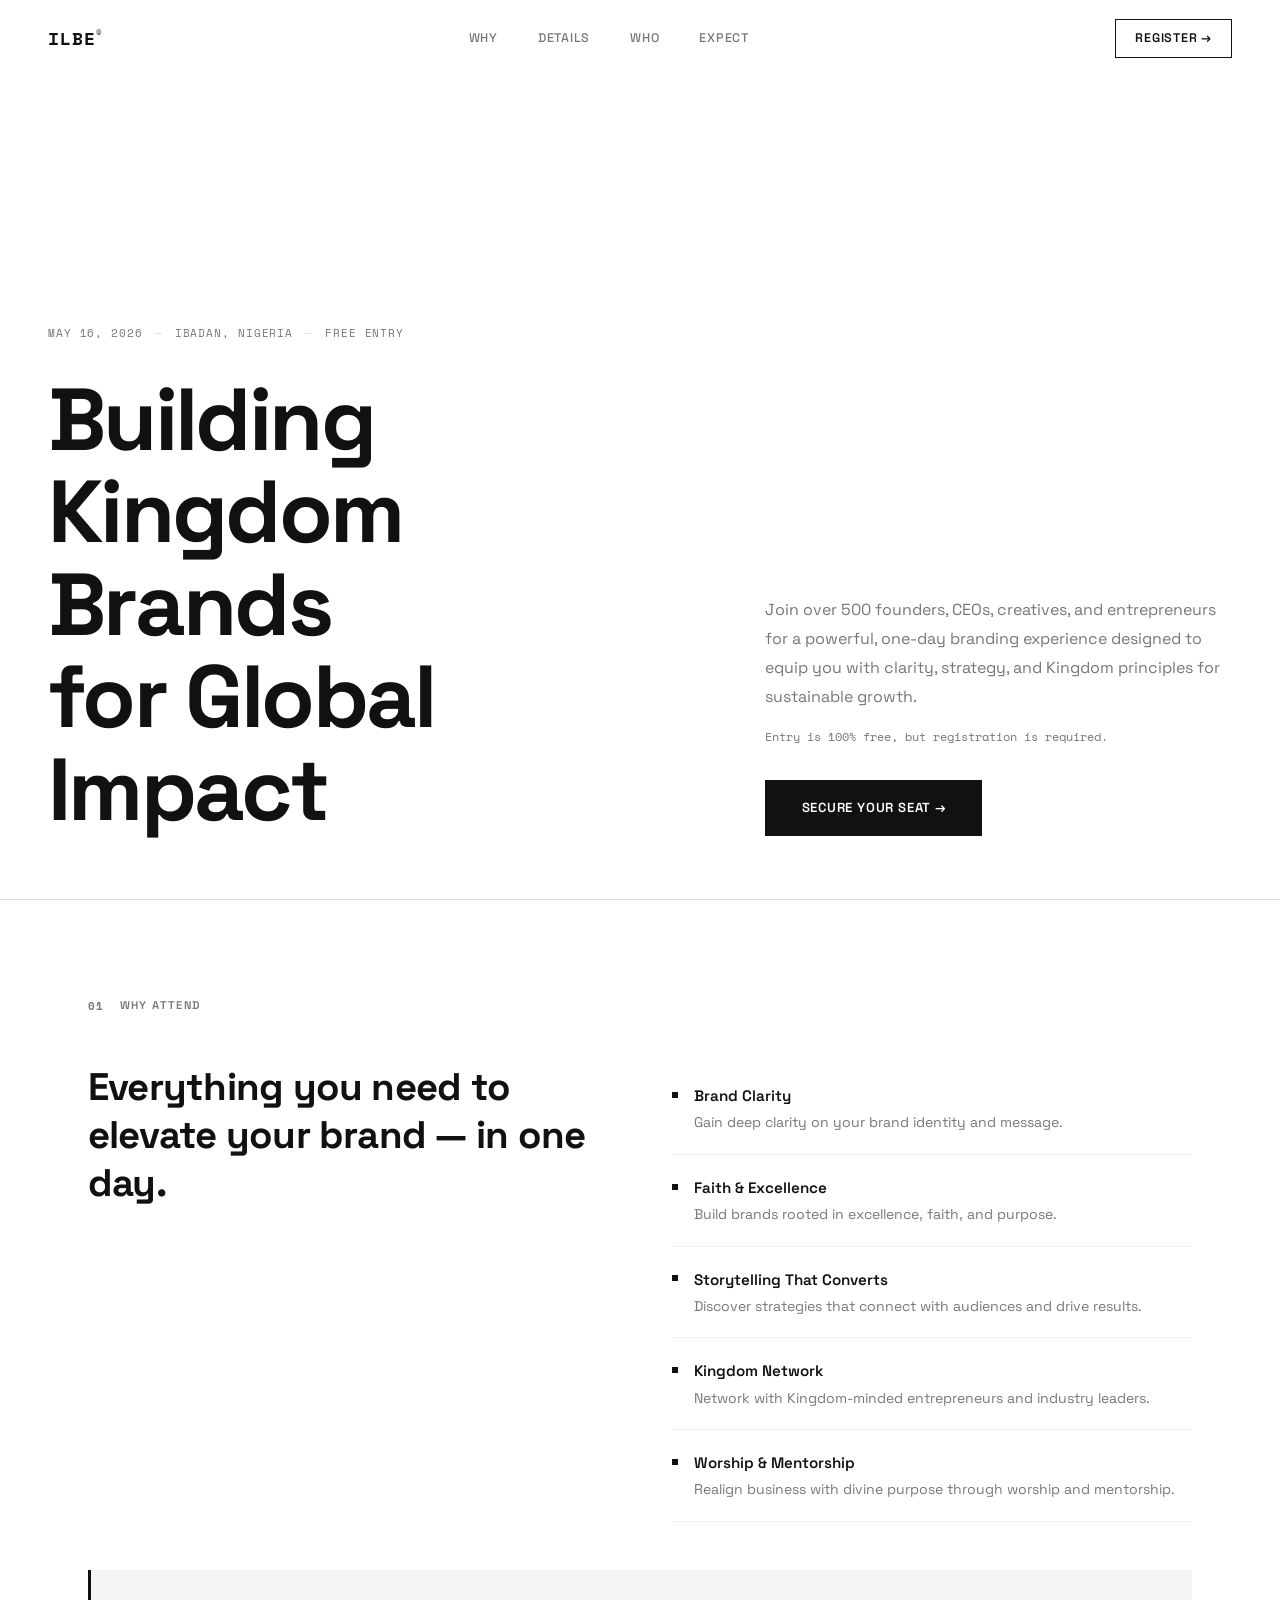
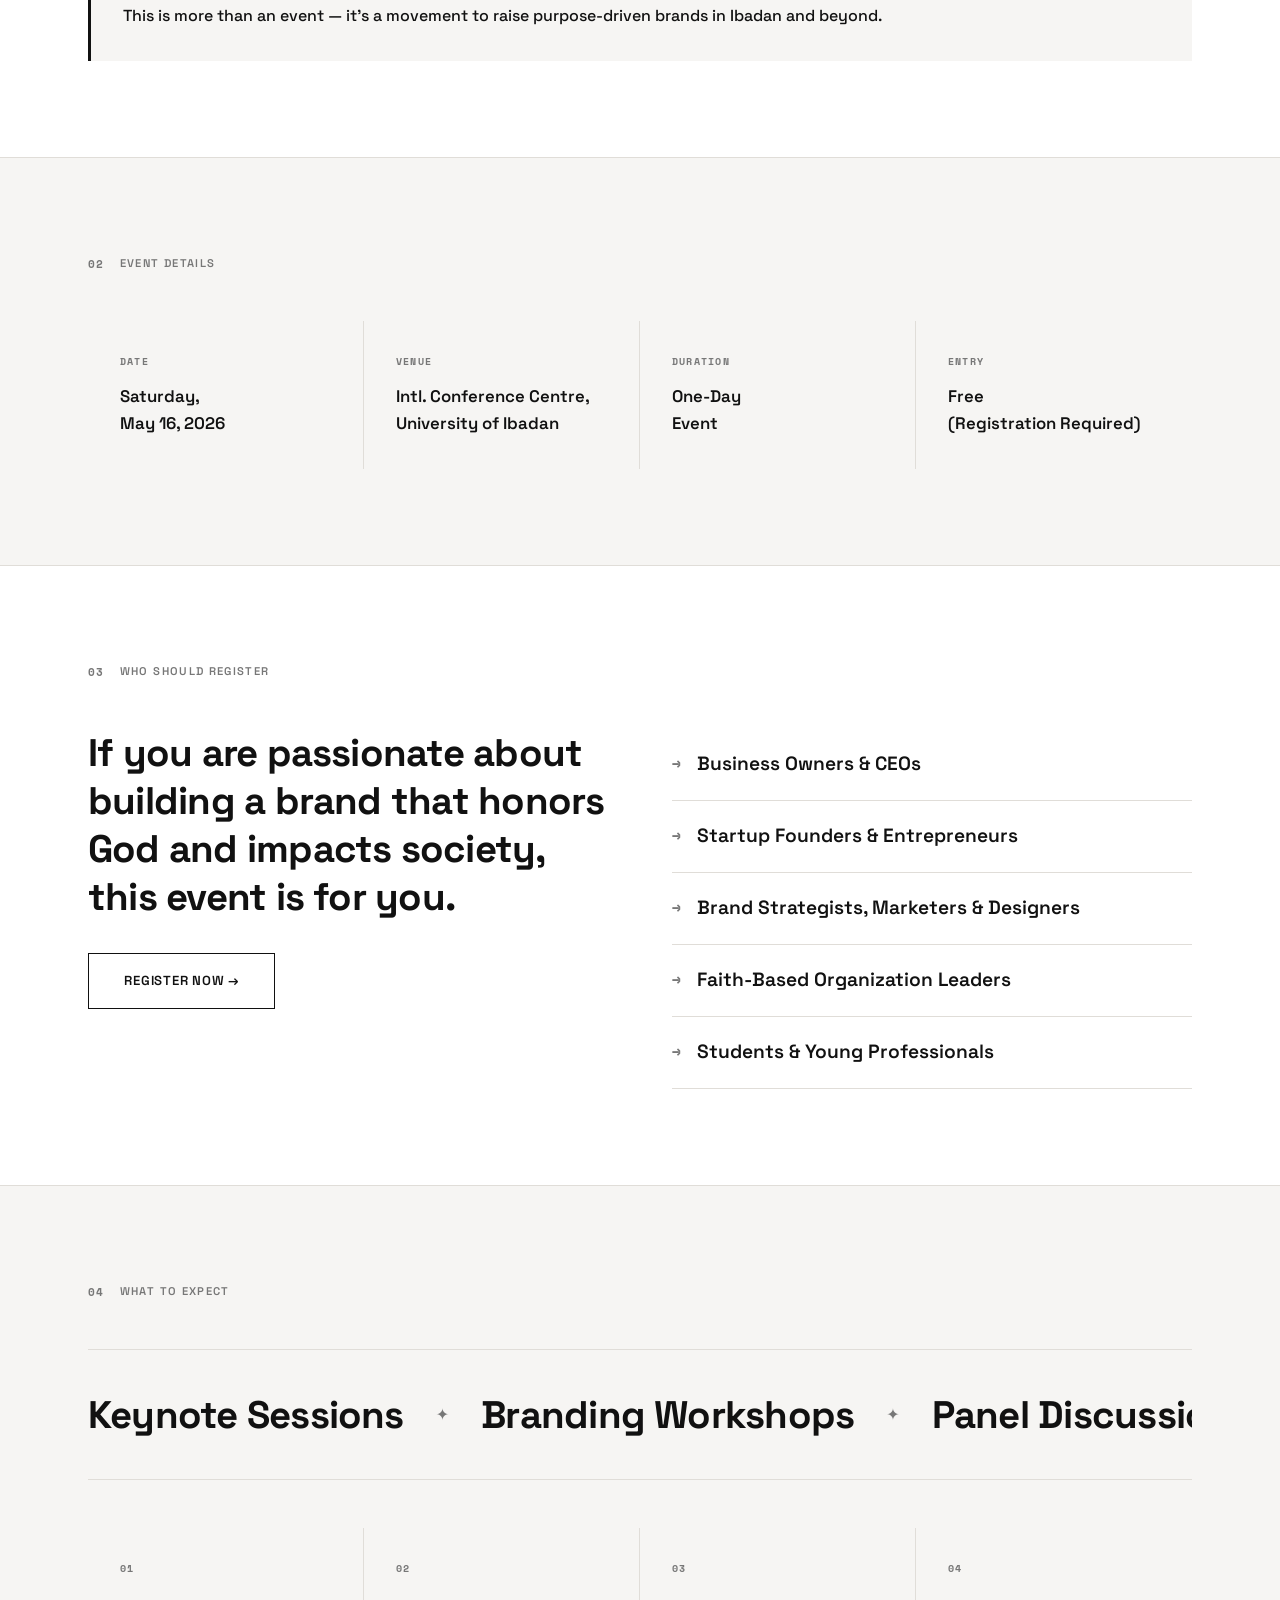
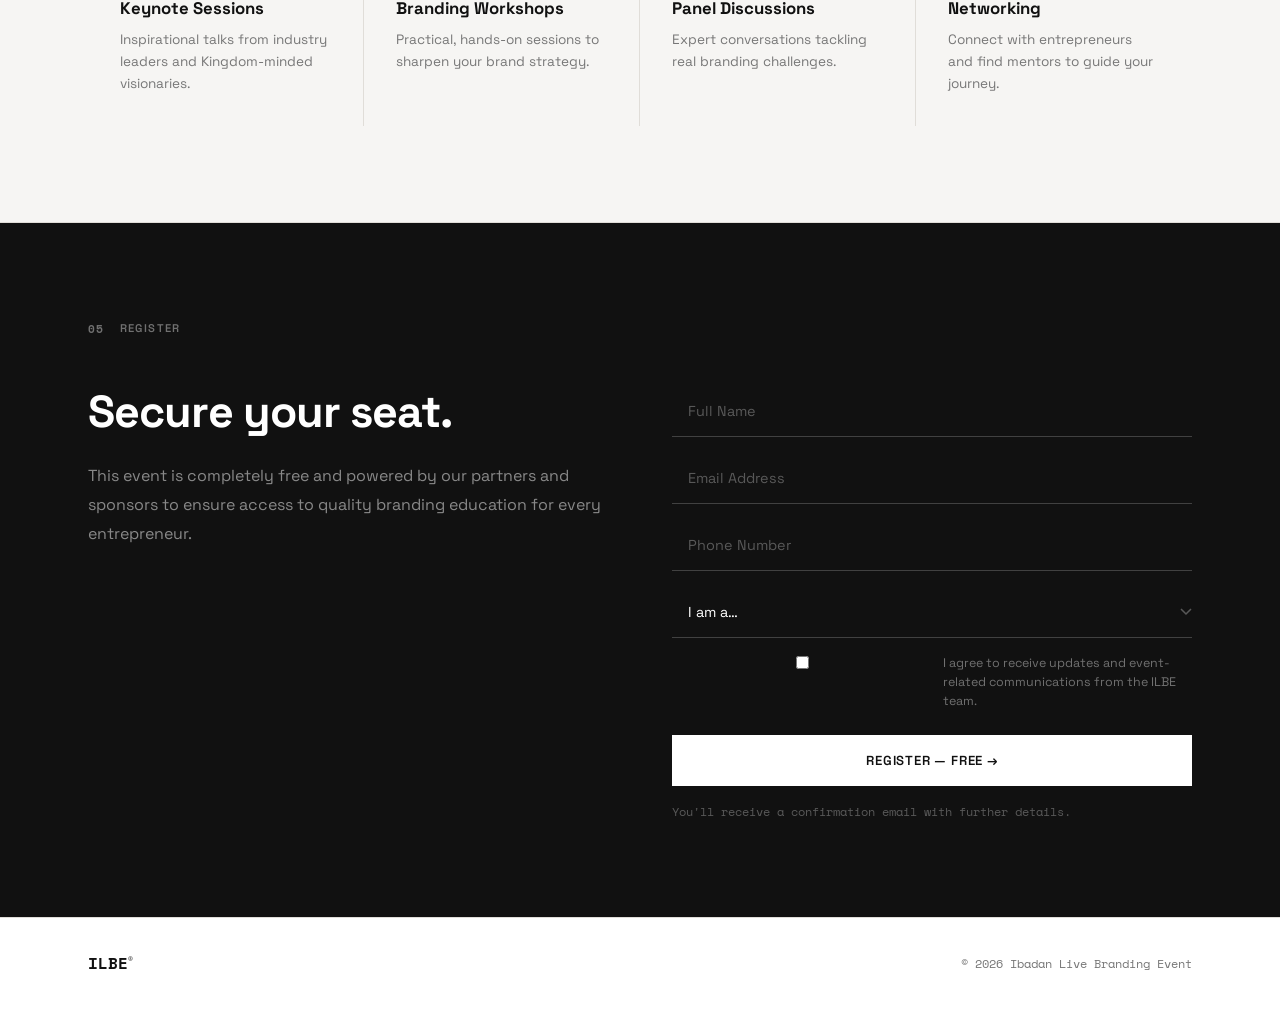
<file: variation-c/index.html>
<!DOCTYPE html>
<html lang="en">

<head>
  <meta charset="UTF-8" />
  <meta name="viewport" content="width=device-width, initial-scale=1.0" />
  <title>ILBE — Ibadan Live Branding Event</title>
  <meta name="description"
    content="Register for ILBE — a one-day branding experience for founders, CEOs, creatives, and entrepreneurs. Building Kingdom Brands for Global Impact." />
  <link rel="preconnect" href="https://fonts.googleapis.com" />
  <link rel="preconnect" href="https://fonts.gstatic.com" crossorigin />
  <link
    href="https://fonts.googleapis.com/css2?family=Space+Grotesk:wght@400;500;600;700&family=Space+Mono:wght@400;700&display=swap"
    rel="stylesheet" />
  <link rel="stylesheet" href="style.css" />
</head>

<body>

  <!-- ═══════════════════ NAV ═══════════════════ -->
  <nav class="nav" id="nav">
    <a href="#" class="nav__logo">ILBE<sup>®</sup></a>
    <div class="nav__links" id="navLinks">
      <a href="#why">Why</a>
      <a href="#details">Details</a>
      <a href="#who">Who</a>
      <a href="#expect">Expect</a>
    </div>
    <a href="#register" class="nav__register">Register →</a>
    <button class="nav__toggle" id="navToggle" aria-label="Menu">☰</button>
  </nav>

  <!-- ═══════════════════ HERO ═══════════════════ -->
  <header class="hero" id="hero">
    <div class="hero__grid">
      <div class="hero__left">
        <div class="hero__meta reveal">
          <span>May 16, 2026</span>
          <span class="sep">—</span>
          <span>Ibadan, Nigeria</span>
          <span class="sep">—</span>
          <span>Free Entry</span>
        </div>
        <h1 class="hero__title reveal">
          Building<br />Kingdom Brands<br />for Global Impact
        </h1>
      </div>
      <div class="hero__right reveal">
        <p class="hero__desc">
          Join over 500 founders, CEOs, creatives, and entrepreneurs for a powerful, one-day branding experience
          designed to equip you with clarity, strategy, and Kingdom principles for sustainable growth.
        </p>
        <p class="hero__note">Entry is 100% free, but registration is required.</p>
        <a href="#register" class="btn">Secure Your Seat →</a>
      </div>
    </div>
    <div class="hero__line"></div>
  </header>

  <!-- ═══════════════════ WHY ATTEND ═══════════════════ -->
  <section class="section" id="why">
    <div class="container">
      <div class="section-label reveal">
        <span class="label-num">01</span>
        <span class="label-text">Why Attend</span>
      </div>
      <div class="two-col">
        <div class="two-col__left reveal">
          <h2>Everything you need to elevate your brand — in one day.</h2>
        </div>
        <div class="two-col__right">
          <div class="benefit-item reveal">
            <span class="benefit-marker"></span>
            <div>
              <h3>Brand Clarity</h3>
              <p>Gain deep clarity on your brand identity and message.</p>
            </div>
          </div>
          <div class="benefit-item reveal">
            <span class="benefit-marker"></span>
            <div>
              <h3>Faith & Excellence</h3>
              <p>Build brands rooted in excellence, faith, and purpose.</p>
            </div>
          </div>
          <div class="benefit-item reveal">
            <span class="benefit-marker"></span>
            <div>
              <h3>Storytelling That Converts</h3>
              <p>Discover strategies that connect with audiences and drive results.</p>
            </div>
          </div>
          <div class="benefit-item reveal">
            <span class="benefit-marker"></span>
            <div>
              <h3>Kingdom Network</h3>
              <p>Network with Kingdom-minded entrepreneurs and industry leaders.</p>
            </div>
          </div>
          <div class="benefit-item reveal">
            <span class="benefit-marker"></span>
            <div>
              <h3>Worship & Mentorship</h3>
              <p>Realign business with divine purpose through worship and mentorship.</p>
            </div>
          </div>
        </div>
      </div>
      <div class="callout reveal">
        <p>This is more than an event — it's a movement to raise purpose-driven brands in Ibadan and beyond.</p>
      </div>
    </div>
  </section>

  <!-- ═══════════════════ EVENT DETAILS ═══════════════════ -->
  <section class="section section--alt" id="details">
    <div class="container">
      <div class="section-label reveal">
        <span class="label-num">02</span>
        <span class="label-text">Event Details</span>
      </div>
      <div class="detail-grid reveal">
        <div class="detail-block">
          <span class="detail-key">Date</span>
          <span class="detail-val">Saturday,<br />May 16, 2026</span>
        </div>
        <div class="detail-block">
          <span class="detail-key">Venue</span>
          <span class="detail-val">Intl. Conference Centre,<br />University of Ibadan</span>
        </div>
        <div class="detail-block">
          <span class="detail-key">Duration</span>
          <span class="detail-val">One-Day<br />Event</span>
        </div>
        <div class="detail-block">
          <span class="detail-key">Entry</span>
          <span class="detail-val">Free<br />(Registration Required)</span>
        </div>
      </div>
    </div>
  </section>

  <!-- ═══════════════════ WHO SHOULD REGISTER ═══════════════════ -->
  <section class="section" id="who">
    <div class="container">
      <div class="section-label reveal">
        <span class="label-num">03</span>
        <span class="label-text">Who Should Register</span>
      </div>
      <div class="two-col two-col--reverse">
        <div class="two-col__left">
          <ul class="who-list">
            <li class="reveal">Business Owners & CEOs</li>
            <li class="reveal">Startup Founders & Entrepreneurs</li>
            <li class="reveal">Brand Strategists, Marketers & Designers</li>
            <li class="reveal">Faith-Based Organization Leaders</li>
            <li class="reveal">Students & Young Professionals</li>
          </ul>
        </div>
        <div class="two-col__right reveal">
          <h2>If you are passionate about building a brand that honors God and impacts society, this event is for you.
          </h2>
          <a href="#register" class="btn btn--outline">Register Now →</a>
        </div>
      </div>
    </div>
  </section>

  <!-- ═══════════════════ WHAT TO EXPECT ═══════════════════ -->
  <section class="section section--alt" id="expect">
    <div class="container">
      <div class="section-label reveal">
        <span class="label-num">04</span>
        <span class="label-text">What to Expect</span>
      </div>
      <div class="expect-marquee">
        <div class="marquee-track">
          <div class="marquee-item">Keynote Sessions</div>
          <div class="marquee-sep">✦</div>
          <div class="marquee-item">Branding Workshops</div>
          <div class="marquee-sep">✦</div>
          <div class="marquee-item">Panel Discussions</div>
          <div class="marquee-sep">✦</div>
          <div class="marquee-item">Networking & Mentorship</div>
          <div class="marquee-sep">✦</div>
          <div class="marquee-item">Keynote Sessions</div>
          <div class="marquee-sep">✦</div>
          <div class="marquee-item">Branding Workshops</div>
          <div class="marquee-sep">✦</div>
          <div class="marquee-item">Panel Discussions</div>
          <div class="marquee-sep">✦</div>
          <div class="marquee-item">Networking & Mentorship</div>
          <div class="marquee-sep">✦</div>
        </div>
      </div>
      <div class="expect-cards">
        <article class="e-card reveal">
          <span class="e-card__num">01</span>
          <h3>Keynote Sessions</h3>
          <p>Inspirational talks from industry leaders and Kingdom-minded visionaries.</p>
        </article>
        <article class="e-card reveal">
          <span class="e-card__num">02</span>
          <h3>Branding Workshops</h3>
          <p>Practical, hands-on sessions to sharpen your brand strategy.</p>
        </article>
        <article class="e-card reveal">
          <span class="e-card__num">03</span>
          <h3>Panel Discussions</h3>
          <p>Expert conversations tackling real branding challenges.</p>
        </article>
        <article class="e-card reveal">
          <span class="e-card__num">04</span>
          <h3>Networking</h3>
          <p>Connect with entrepreneurs and find mentors to guide your journey.</p>
        </article>
      </div>
    </div>
  </section>

  <!-- ═══════════════════ REGISTER ═══════════════════ -->
  <section class="section section--register" id="register">
    <div class="container">
      <div class="section-label reveal">
        <span class="label-num">05</span>
        <span class="label-text">Register</span>
      </div>
      <div class="register-grid">
        <div class="register-msg reveal">
          <h2>Secure your seat.</h2>
          <p>This event is completely free and powered by our partners and sponsors to ensure access to quality branding
            education for every entrepreneur.</p>
        </div>
        <form class="register-form reveal" id="registerForm">
          <input type="text" placeholder="Full Name" required />
          <input type="email" placeholder="Email Address" required />
          <input type="tel" placeholder="Phone Number" />
          <select required>
            <option value="" disabled selected>I am a…</option>
            <option>Business Owner / CEO</option>
            <option>Startup Founder / Entrepreneur</option>
            <option>Brand Strategist / Marketer / Designer</option>
            <option>Faith-Based Organization Leader</option>
            <option>Student / Young Professional</option>
            <option>Other</option>
          </select>
          <label class="consent">
            <input type="checkbox" required />
            <span>I agree to receive updates and event-related communications from the ILBE team.</span>
          </label>
          <button type="submit" class="btn btn--full">Register — Free →</button>
          <p class="form-note">You'll receive a confirmation email with further details.</p>
        </form>
      </div>
    </div>
  </section>

  <!-- ═══════════════════ FOOTER ═══════════════════ -->
  <footer class="footer">
    <div class="container footer__inner">
      <span class="footer__logo">ILBE<sup>®</sup></span>
      <p>&copy; 2026 Ibadan Live Branding Event</p>
    </div>
  </footer>

  <script src="script.js"></script>
</body>

</html>
</file>
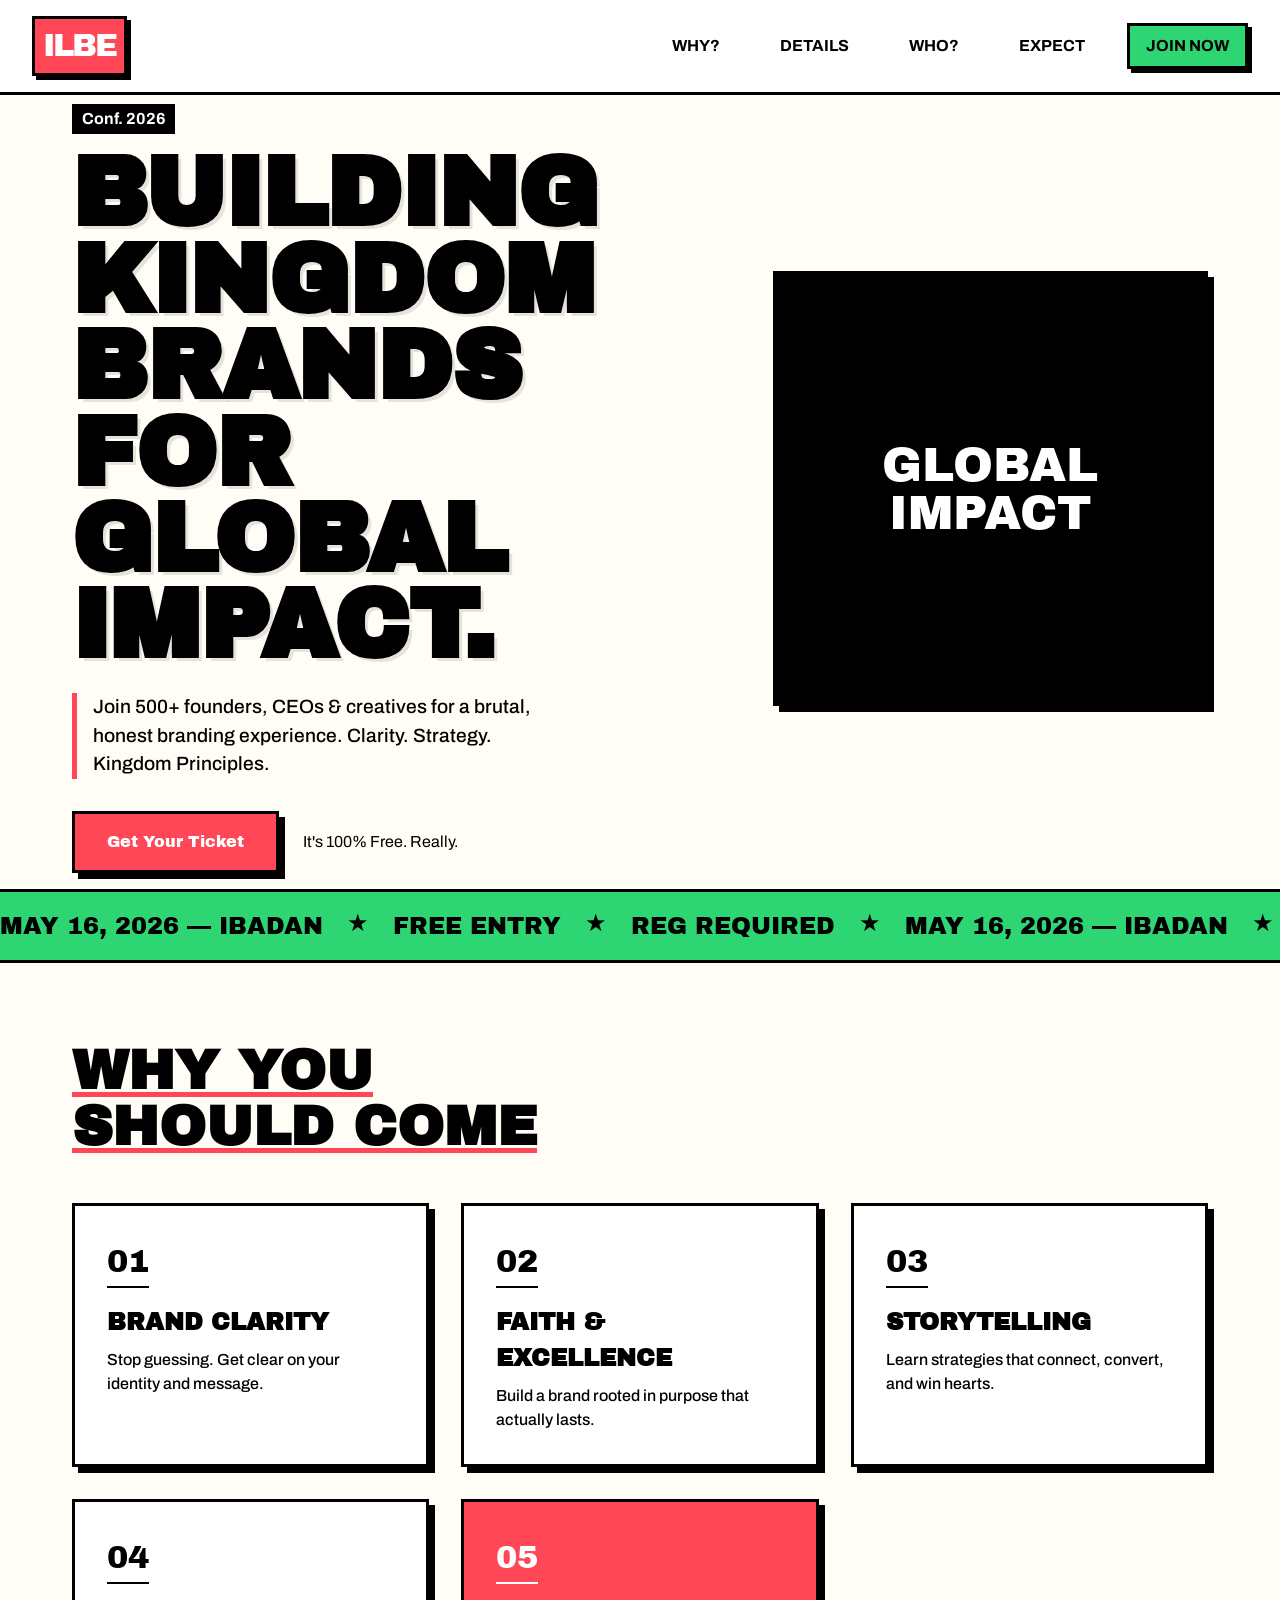
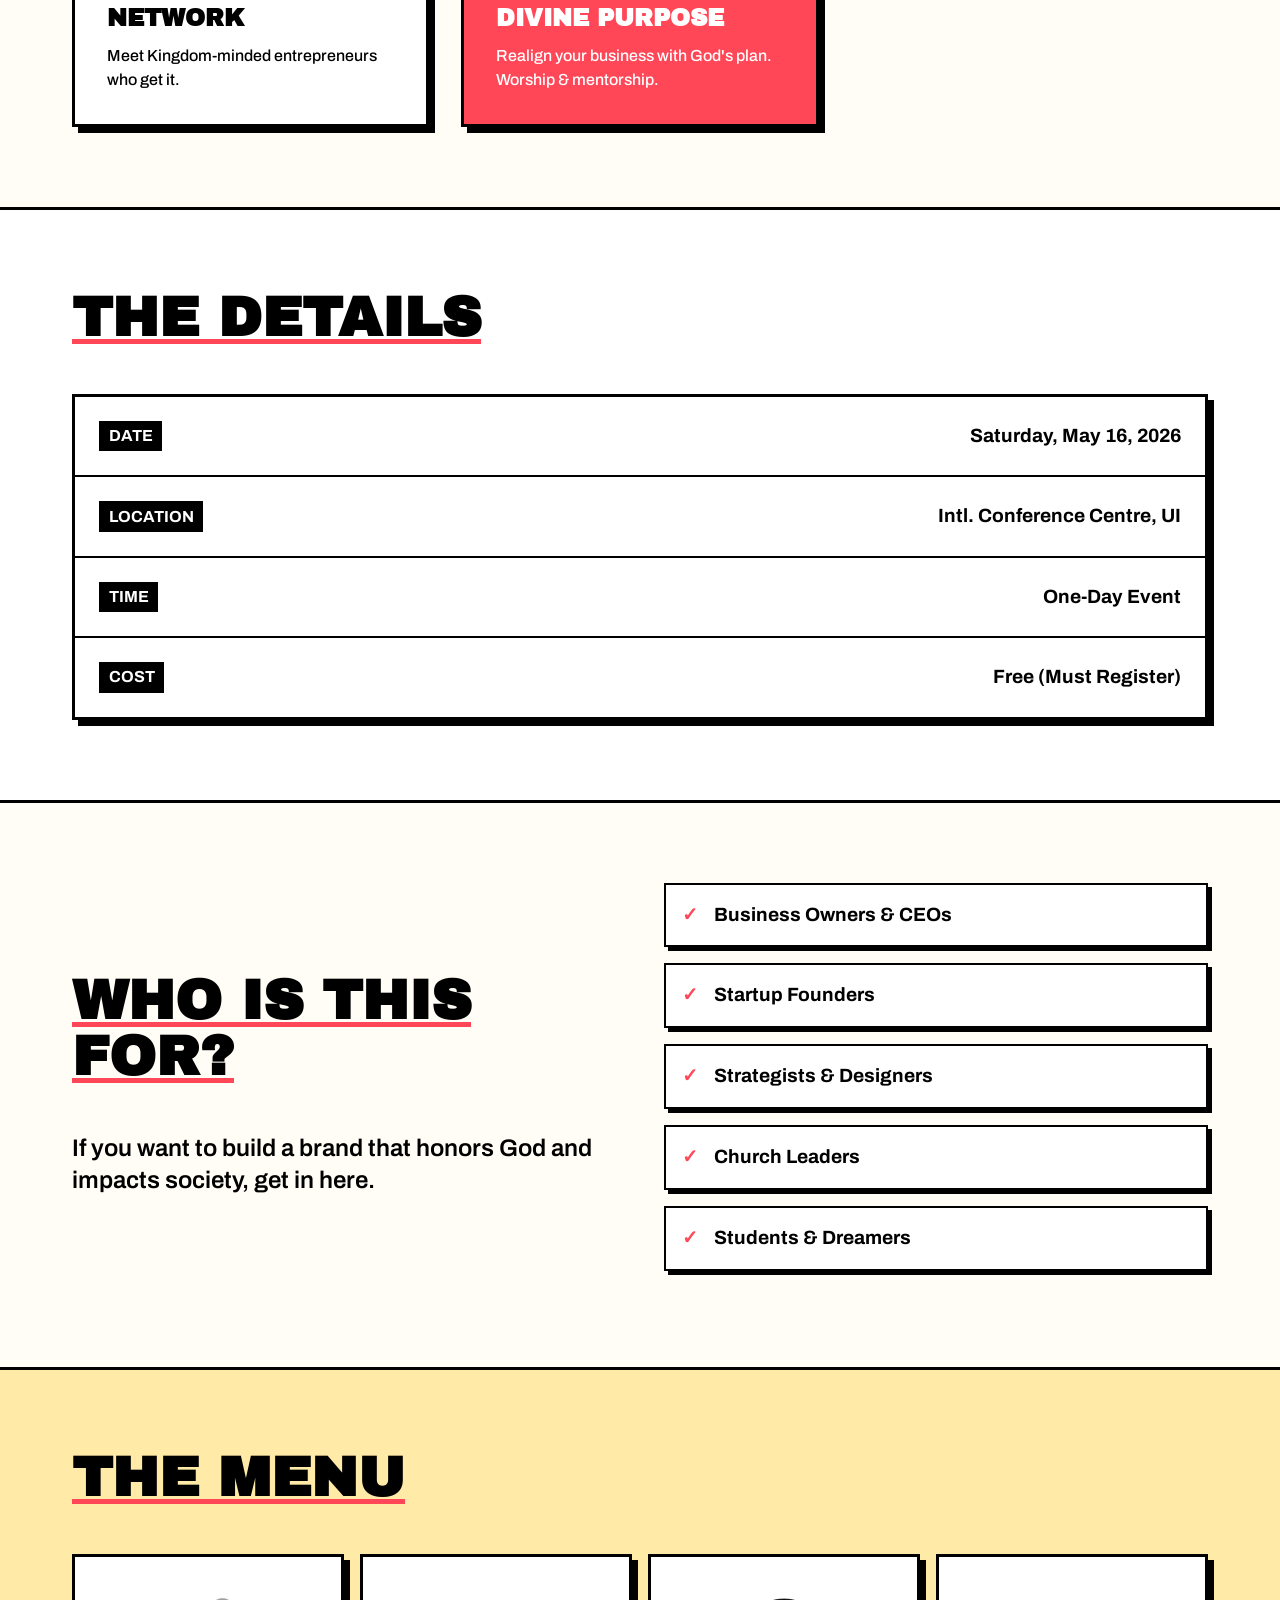
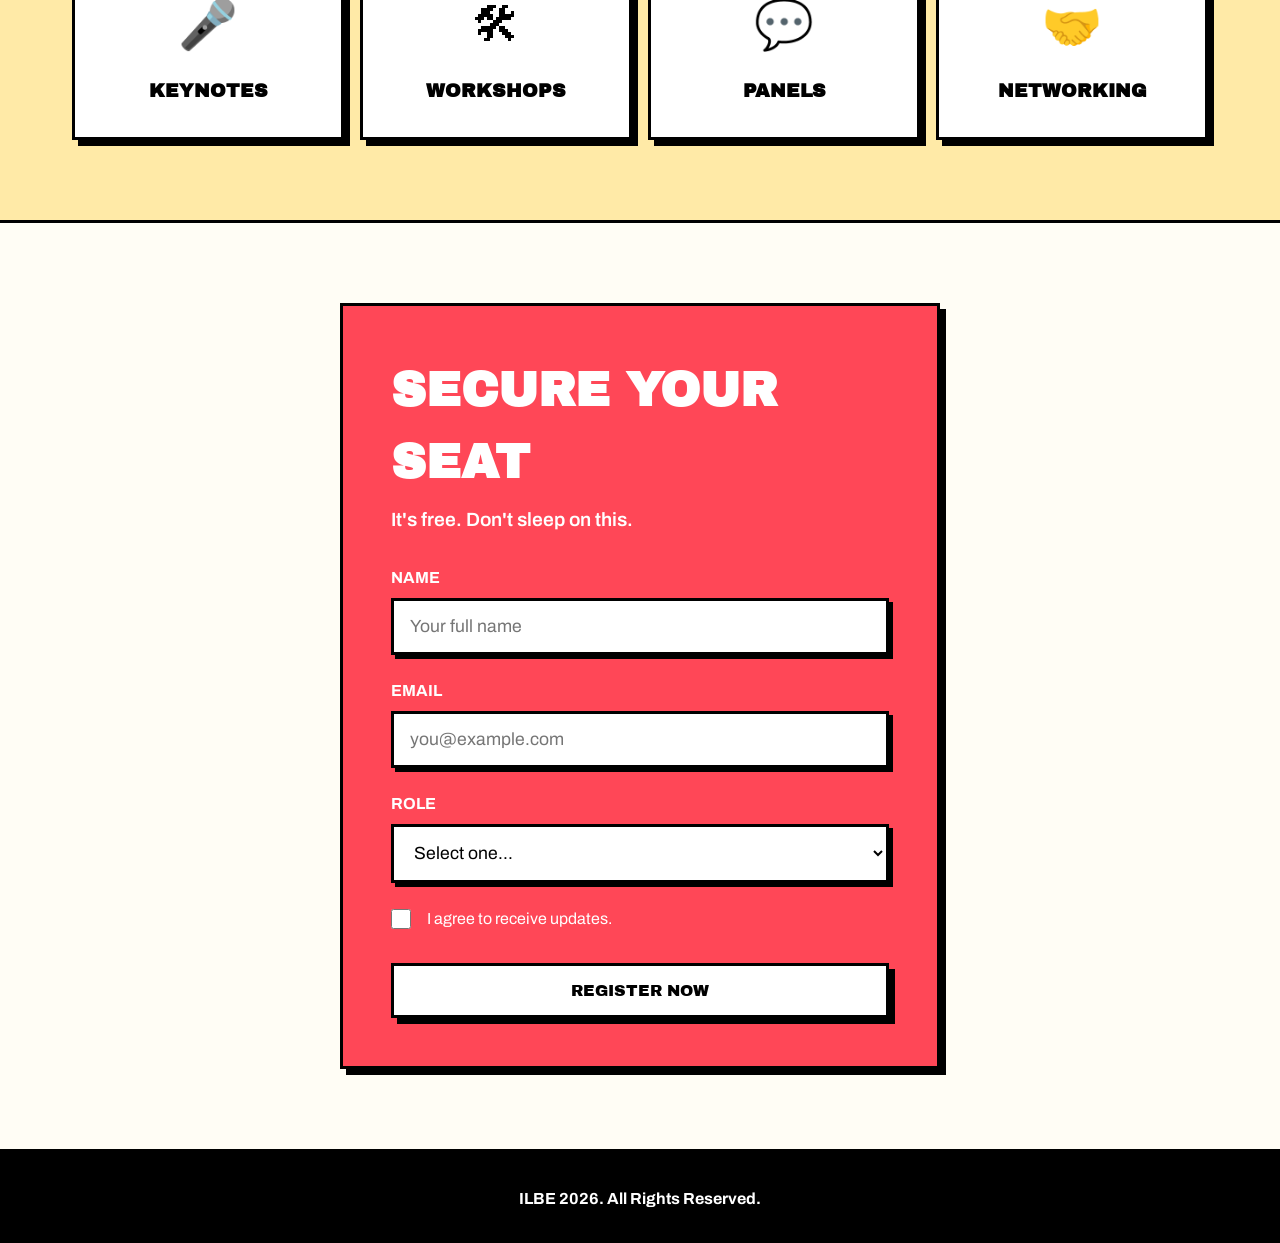
<file: variation-d/index.html>
<!DOCTYPE html>
<html lang="en">

<head>
  <meta charset="UTF-8" />
  <meta name="viewport" content="width=device-width, initial-scale=1.0" />
  <title>ILBE — Ibadan Live Branding Event</title>
  <link rel="preconnect" href="https://fonts.googleapis.com" />
  <link rel="preconnect" href="https://fonts.gstatic.com" crossorigin />
  <link
    href="https://fonts.googleapis.com/css2?family=Archivo+Black&family=Archivo:ital,wght@0,400;0,600;0,800;1,400&display=swap"
    rel="stylesheet" />
  <link rel="stylesheet" href="style.css" />
</head>

<body>

  <!-- ═══════════════════ NAV ═══════════════════ -->
  <nav class="nav" id="nav">
    <a href="#" class="nav__logo">ILBE</a>
    <div class="nav__links" id="navLinks">
      <a href="#why">Why?</a>
      <a href="#details">Details</a>
      <a href="#who">Who?</a>
      <a href="#expect">Expect</a>
      <a href="#register" class="nav__cta">Join Now</a>
      <button class="nav__close" id="navClose">✕</button>
    </div>
    <button class="nav__toggle" id="navToggle">Menu</button>
  </nav>

  <!-- ═══════════════════ HERO ═══════════════════ -->
  <header class="hero" id="hero">
    <div class="container hero__grid">
      <div class="hero__content reveal">
        <div class="hero__label">Conf. 2026</div>
        <h1 class="hero__title">
          BUILDING<br />KINGDOM<br />BRANDS<br />FOR GLOBAL<br />IMPACT.
        </h1>
        <p class="hero__sub">
          Join 500+ founders, CEOs & creatives for a brutal, honest branding experience. Clarity. Strategy. Kingdom
          Principles.
        </p>
        <div class="hero__actions">
          <a href="#register" class="btn btn--primary">Get Your Ticket</a>
          <span class="hero__note">It's 100% Free. Really.</span>
        </div>
      </div>
      <div class="hero__visual reveal delay-1">
        <div class="visual-box">
          <span>GLOBAL<br />IMPACT</span>
        </div>
      </div>
    </div>
    <div class="marquee-strip">
      <div class="track">
        <span>May 16, 2026 — Ibadan</span>
        <span class="star">★</span>
        <span>Free Entry</span>
        <span class="star">★</span>
        <span>Reg Required</span>
        <span class="star">★</span>
        <span>May 16, 2026 — Ibadan</span>
        <span class="star">★</span>
        <span>Free Entry</span>
        <span class="star">★</span>
        <span>Reg Required</span>
        <span class="star">★</span>
      </div>
    </div>
  </header>

  <!-- ═══════════════════ WHY ATTEND ═══════════════════ -->
  <section class="section" id="why">
    <div class="container">
      <h2 class="section-title reveal">WHY YOU<br />SHOULD COME</h2>
      <div class="grid-3">
        <div class="card reveal">
          <div class="card__head">01</div>
          <h3>Brand Clarity</h3>
          <p>Stop guessing. Get clear on your identity and message.</p>
        </div>
        <div class="card reveal delay-1">
          <div class="card__head">02</div>
          <h3>Faith & Excellence</h3>
          <p>Build a brand rooted in purpose that actually lasts.</p>
        </div>
        <div class="card reveal delay-2">
          <div class="card__head">03</div>
          <h3>Storytelling</h3>
          <p>Learn strategies that connect, convert, and win hearts.</p>
        </div>
        <div class="card reveal">
          <div class="card__head">04</div>
          <h3>Network</h3>
          <p>Meet Kingdom-minded entrepreneurs who get it.</p>
        </div>
        <div class="card reveal delay-1 card--highlight">
          <div class="card__head">05</div>
          <h3>Divine Purpose</h3>
          <p>Realign your business with God's plan. Worship & mentorship.</p>
        </div>
      </div>
    </div>
  </section>

  <!-- ═══════════════════ DETAILS ═══════════════════ -->
  <section class="section section--light" id="details">
    <div class="container">
      <h2 class="section-title reveal">THE DETAILS</h2>
      <div class="details-box reveal">
        <div class="d-row">
          <span class="d-label">Date</span>
          <span class="d-val">Saturday, May 16, 2026</span>
        </div>
        <div class="d-row">
          <span class="d-label">Location</span>
          <span class="d-val">Intl. Conference Centre, UI</span>
        </div>
        <div class="d-row">
          <span class="d-label">Time</span>
          <span class="d-val">One-Day Event</span>
        </div>
        <div class="d-row">
          <span class="d-label">Cost</span>
          <span class="d-val">Free (Must Register)</span>
        </div>
      </div>
    </div>
  </section>

  <!-- ═══════════════════ WHO IS THIS FOR ═══════════════════ -->
  <section class="section" id="who">
    <div class="container">
      <div class="split-layout">
        <div class="split-left reveal">
          <h2 class="section-title">WHO IS THIS FOR?</h2>
          <p class="big-p">If you want to build a brand that honors God and impacts society, get in here.</p>
        </div>
        <div class="split-right reveal delay-1">
          <ul class="check-list">
            <li>Business Owners & CEOs</li>
            <li>Startup Founders</li>
            <li>Strategists & Designers</li>
            <li>Church Leaders</li>
            <li>Students & Dreamers</li>
          </ul>
        </div>
      </div>
    </div>
  </section>

  <!-- ═══════════════════ EXPECT ═══════════════════ -->
  <section class="section section--vibrant" id="expect">
    <div class="container">
      <h2 class="section-title reveal">THE MENU</h2>
      <div class="menu-grid">
        <div class="menu-item reveal">
          <span class="m-icon">🎤</span>
          <h3>Keynotes</h3>
        </div>
        <div class="menu-item reveal delay-1">
          <span class="m-icon">🛠</span>
          <h3>Workshops</h3>
        </div>
        <div class="menu-item reveal delay-2">
          <span class="m-icon">💬</span>
          <h3>Panels</h3>
        </div>
        <div class="menu-item reveal delay-3">
          <span class="m-icon">🤝</span>
          <h3>Networking</h3>
        </div>
      </div>
    </div>
  </section>

  <!-- ═══════════════════ REGISTER ═══════════════════ -->
  <section class="section" id="register">
    <div class="container">
      <div class="reg-box reveal">
        <h2 class="reg-title">SECURE YOUR SEAT</h2>
        <p class="reg-sub">It's free. Don't sleep on this.</p>

        <form class="reg-form" id="registerForm">
          <div class="input-group">
            <label>Name</label>
            <input type="text" required placeholder="Your full name">
          </div>
          <div class="input-group">
            <label>Email</label>
            <input type="email" required placeholder="you@example.com">
          </div>
          <div class="input-group">
            <label>Role</label>
            <select required>
              <option value="" disabled selected>Select one...</option>
              <option>Founder / CEO</option>
              <option>Creative</option>
              <option>Student</option>
              <option>Other</option>
            </select>
          </div>
          <div class="checkbox-group">
            <input type="checkbox" required id="consent">
            <label for="consent">I agree to receive updates.</label>
          </div>
          <button type="submit" class="btn btn--block">REGISTER NOW</button>
        </form>
      </div>
    </div>
  </section>

  <footer class="footer">
    <div class="container">
      <p>ILBE 2026. All Rights Reserved.</p>
    </div>
  </footer>

  <script src="script.js"></script>
</body>

</html>
</file>
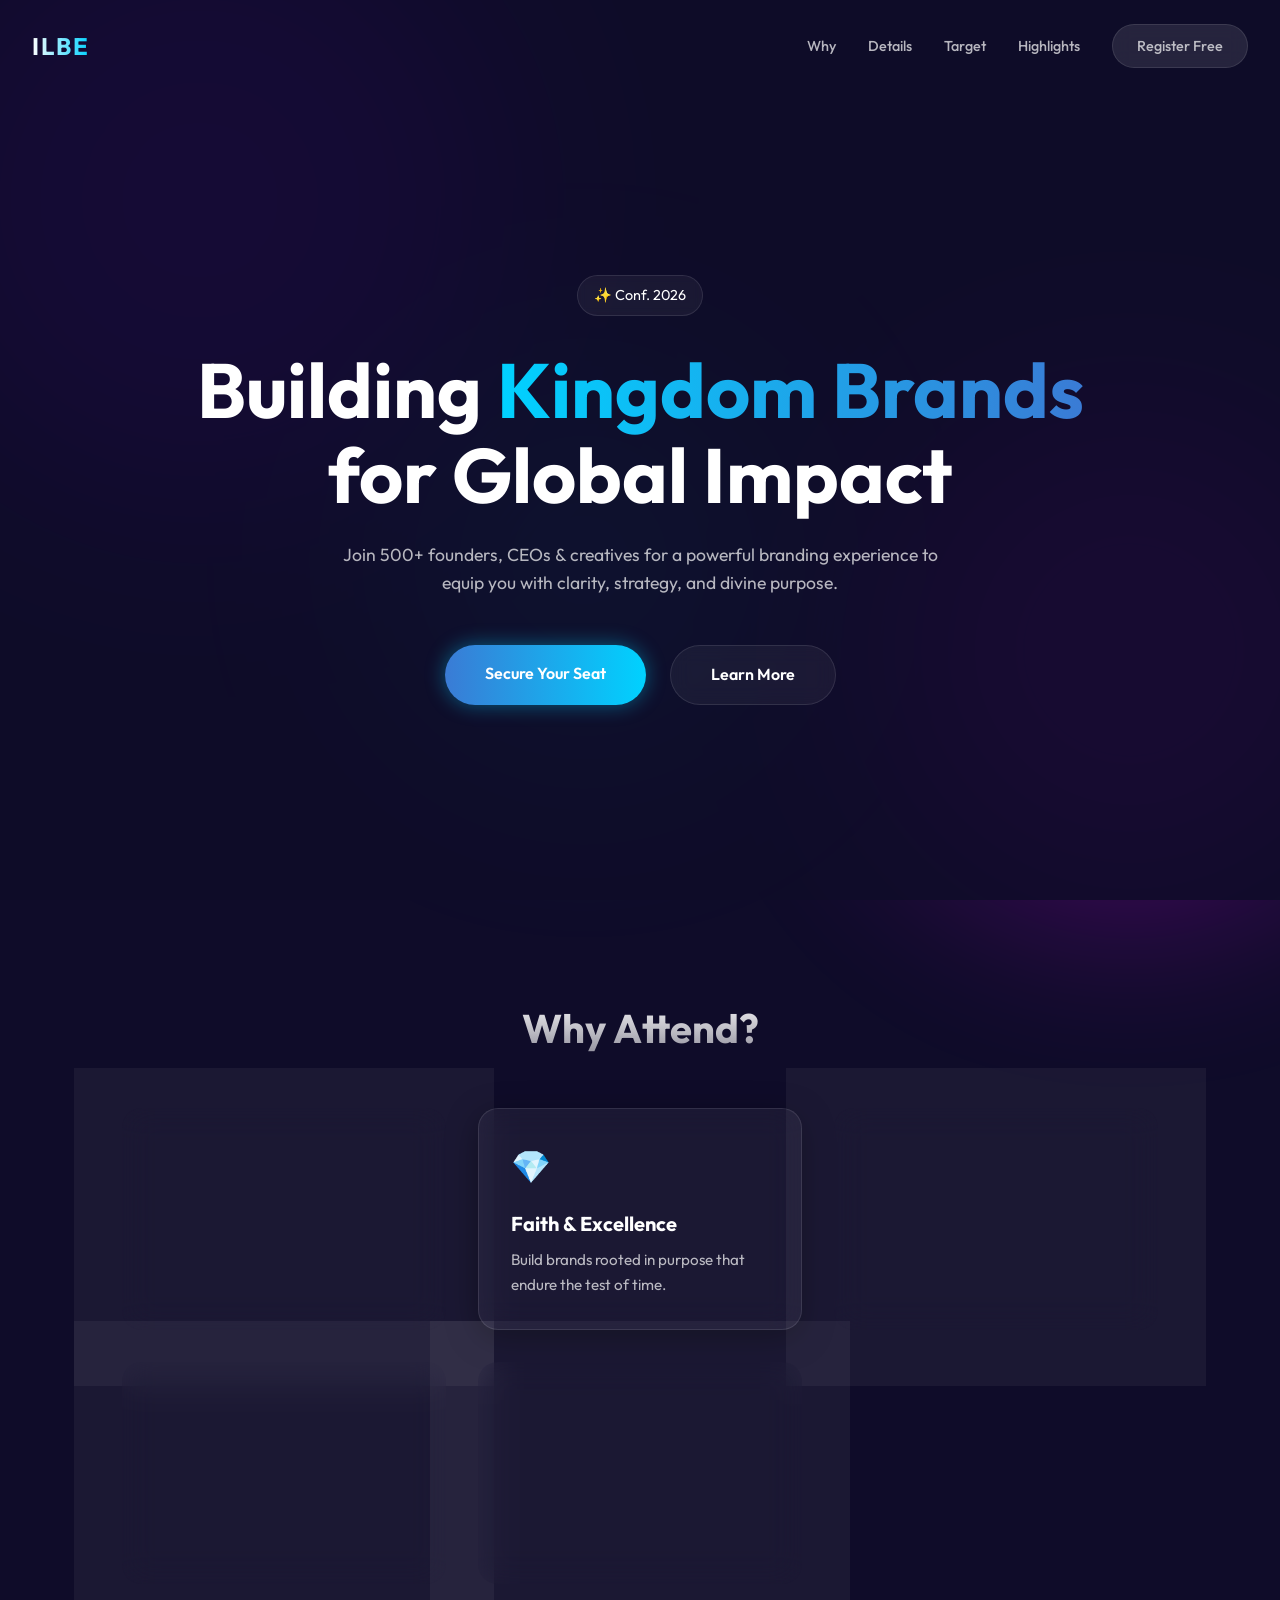
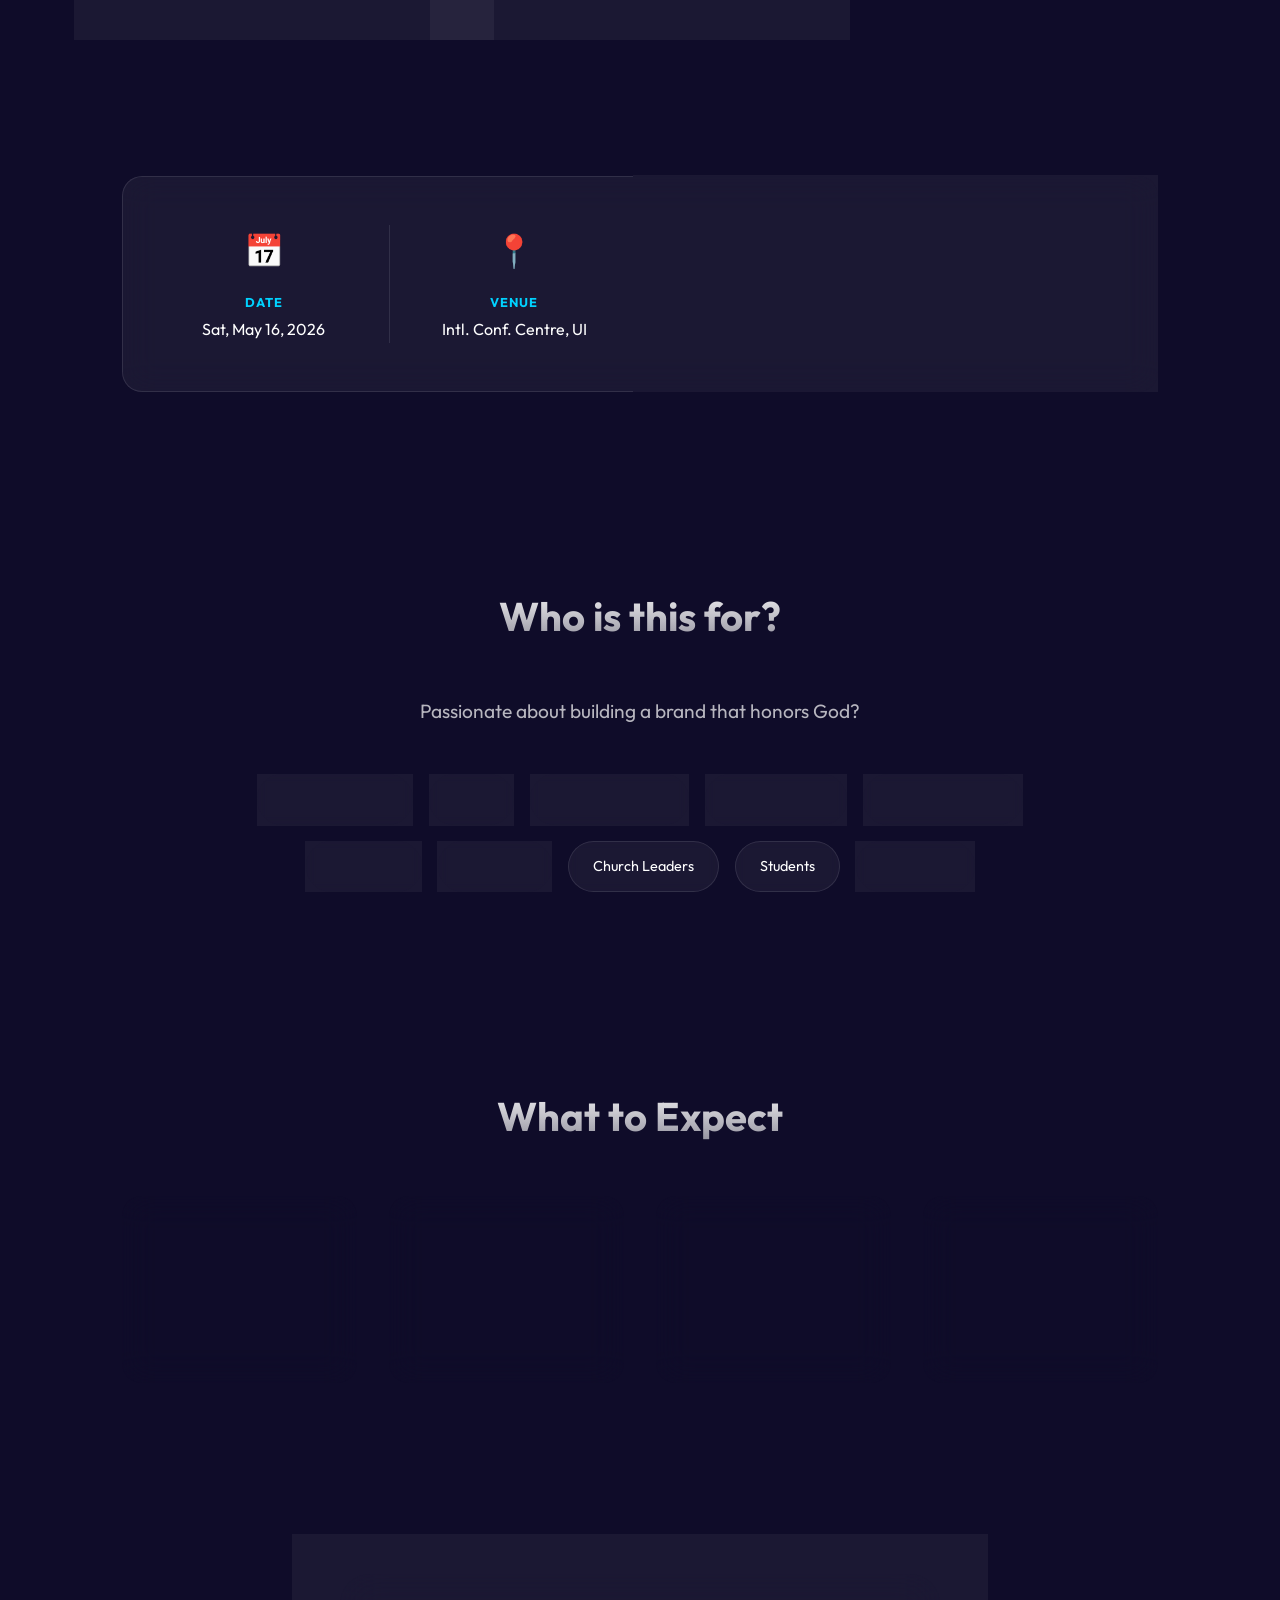
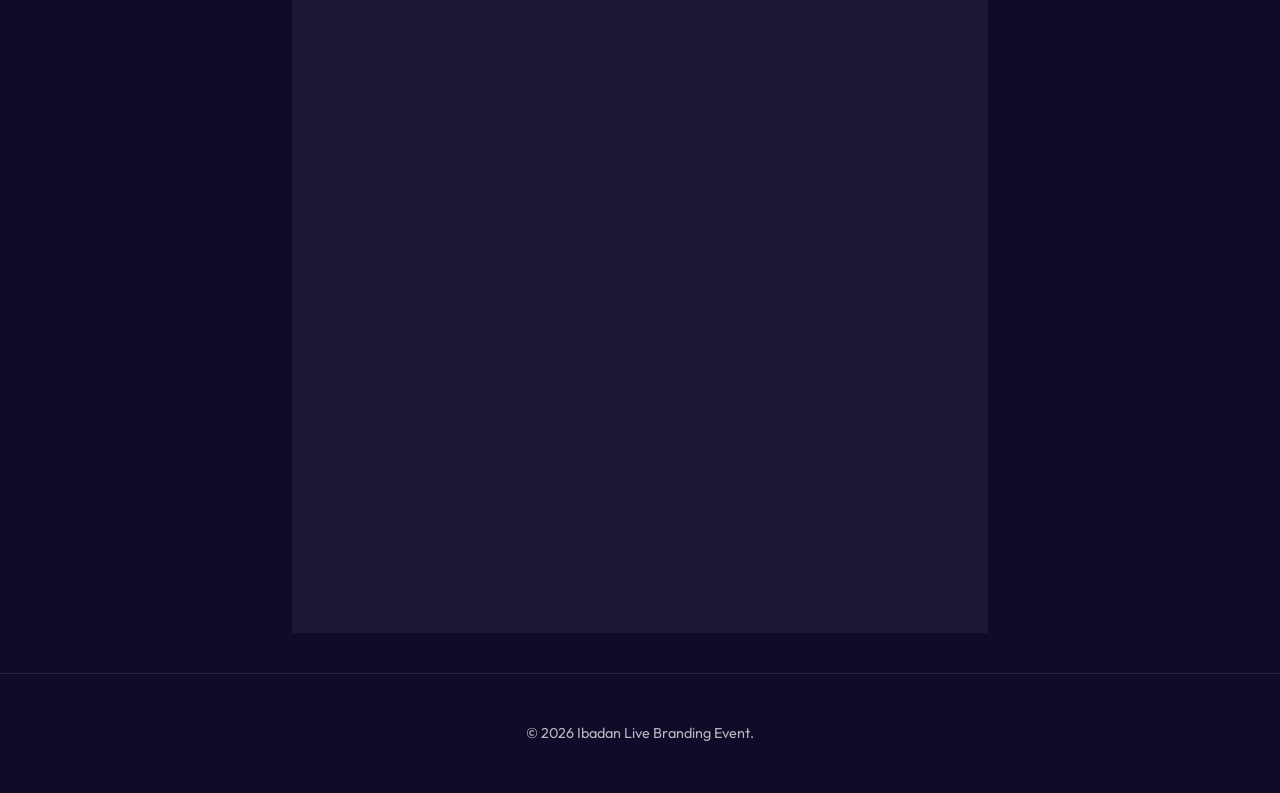
<file: variation-e/index.html>
<!DOCTYPE html>
<html lang="en">

<head>
  <meta charset="UTF-8" />
  <meta name="viewport" content="width=device-width, initial-scale=1.0" />
  <title>ILBE — Ibadan Live Branding Event</title>
  <link rel="preconnect" href="https://fonts.googleapis.com" />
  <link rel="preconnect" href="https://fonts.gstatic.com" crossorigin />
  <link href="https://fonts.googleapis.com/css2?family=Outfit:wght@300;400;500;600;700&display=swap" rel="stylesheet" />
  <link rel="stylesheet" href="style.css" />
</head>

<body>

  <!-- BACKGROUND ORBS -->
  <div class="orb orb-1"></div>
  <div class="orb orb-2"></div>
  <div class="orb orb-3"></div>
  <div class="glass-overlay"></div>

  <!-- ═══════════════════ NAV ═══════════════════ -->
  <nav class="nav" id="nav">
    <a href="#" class="nav__logo">ILBE</a>
    <div class="nav__links" id="navLinks">
      <a href="#why">Why</a>
      <a href="#details">Details</a>
      <a href="#who">Target</a>
      <a href="#expect">Highlights</a>
      <a href="#register" class="nav__cta">Register Free</a>
    </div>
    <button class="nav__toggle" id="navToggle">
      <span></span><span></span>
    </button>
  </nav>

  <!-- ═══════════════════ HERO ═══════════════════ -->
  <header class="hero" id="hero">
    <div class="container hero__content reveal">
      <div class="hero__pill">✨ Conf. 2026</div>
      <h1 class="hero__title">
        Building <span class="gradient-text">Kingdom Brands</span><br />for Global Impact
      </h1>
      <p class="hero__sub">
        Join 500+ founders, CEOs & creatives for a powerful branding experience to equip you with clarity, strategy, and
        divine purpose.
      </p>
      <div class="hero__actions">
        <a href="#register" class="btn btn--glow">Secure Your Seat</a>
        <a href="#details" class="btn btn--glass">Learn More</a>
      </div>
    </div>
  </header>

  <!-- ═══════════════════ WHY ATTEND ═══════════════════ -->
  <section class="section" id="why">
    <div class="container">
      <h2 class="section-title reveal">Why Attend?</h2>
      <div class="grid-cards">
        <div class="glass-card reveal">
          <div class="card-icon">⚡</div>
          <h3>Brand Clarity</h3>
          <p>Gain deep clarity on your identity and message to stand out.</p>
        </div>
        <div class="glass-card reveal delay-1">
          <div class="card-icon">💎</div>
          <h3>Faith & Excellence</h3>
          <p>Build brands rooted in purpose that endure the test of time.</p>
        </div>
        <div class="glass-card reveal delay-2">
          <div class="card-icon">🚀</div>
          <h3>Storytelling</h3>
          <p>Strategies that connect with audiences and convert effectively.</p>
        </div>
        <div class="glass-card reveal">
          <div class="card-icon">🤝</div>
          <h3>Network</h3>
          <p>Connect with Kingdom-minded entrepreneurs and industry leaders.</p>
        </div>
        <div class="glass-card reveal delay-1">
          <div class="card-icon">🕊</div>
          <h3>Worship & Mentorship</h3>
          <p>Realign business with divine purpose through reflection.</p>
        </div>
      </div>
    </div>
  </section>

  <!-- ═══════════════════ DETAILS ═══════════════════ -->
  <section class="section" id="details">
    <div class="container">
      <div class="details-glass reveal">
        <div class="detail-item">
          <span class="d-icon">📅</span>
          <div>
            <strong>Date</strong>
            <p>Sat, May 16, 2026</p>
          </div>
        </div>
        <div class="detail-item">
          <span class="d-icon">📍</span>
          <div>
            <strong>Venue</strong>
            <p>Intl. Conf. Centre, UI</p>
          </div>
        </div>
        <div class="detail-item">
          <span class="d-icon">⏳</span>
          <div>
            <strong>Duration</strong>
            <p>One-Day Event</p>
          </div>
        </div>
        <div class="detail-item">
          <span class="d-icon">🎟</span>
          <div>
            <strong>Entry</strong>
            <p>Free (Reg. Required)</p>
          </div>
        </div>
      </div>
    </div>
  </section>

  <!-- ═══════════════════ WHO IS THIS FOR ═══════════════════ -->
  <section class="section" id="who">
    <div class="container">
      <div class="center-text reveal">
        <h2 class="section-title">Who is this for?</h2>
        <p class="tagline">Passionate about building a brand that honors God?</p>
      </div>
      <div class="pill-cloud reveal delay-1">
        <span class="pill">Business Owners</span>
        <span class="pill">CEOs</span>
        <span class="pill">Startup Founders</span>
        <span class="pill">Entrepreneurs</span>
        <span class="pill">Brand Strategists</span>
        <span class="pill">Marketers</span>
        <span class="pill">Designers</span>
        <span class="pill">Church Leaders</span>
        <span class="pill">Students</span>
        <span class="pill">Visionaries</span>
      </div>
    </div>
  </section>

  <!-- ═══════════════════ EXPECT ═══════════════════ -->
  <section class="section" id="expect">
    <div class="container">
      <h2 class="section-title reveal">What to Expect</h2>
      <div class="expect-grid">
        <div class="glass-card reveal">
          <h3>Keynote Sessions</h3>
          <p>Inspirational talks from visionaries.</p>
        </div>
        <div class="glass-card reveal delay-1">
          <h3>Branding Workshops</h3>
          <p>Hands-on strategy sessions.</p>
        </div>
        <div class="glass-card reveal delay-2">
          <h3>Panel Discussions</h3>
          <p>Insightful expert conversations.</p>
        </div>
        <div class="glass-card reveal delay-3">
          <h3>Networking</h3>
          <p>Connect with mentors & peers.</p>
        </div>
      </div>
    </div>
  </section>

  <!-- ═══════════════════ REGISTER ═══════════════════ -->
  <section class="section" id="register">
    <div class="container">
      <div class="reg-glass reveal">
        <h2 class="reg-title">Secure Your Seat</h2>
        <p class="reg-sub">100% Free. Powered by our partners.</p>

        <form class="reg-form" id="registerForm">
          <input type="text" placeholder="Full Name" required>
          <input type="email" placeholder="Email Address" required>
          <input type="tel" placeholder="Phone Number">
          <select required>
            <option value="" disabled selected>Select Role...</option>
            <option>Founder / CEO</option>
            <option>Creative / Designer</option>
            <option>Student / Young Pro</option>
            <option>Faith Leader</option>
            <option>Other</option>
          </select>
          <div class="checkbox-wrapper">
            <input type="checkbox" id="consent" required>
            <label for="consent">I verify my registration details.</label>
          </div>
          <button type="submit" class="btn btn--glow btn--full">Get Free Ticket</button>
        </form>
      </div>
    </div>
  </section>

  <footer class="footer">
    <div class="container">
      <p>&copy; 2026 Ibadan Live Branding Event.</p>
    </div>
  </footer>

  <script src="script.js"></script>
</body>

</html>
</file>
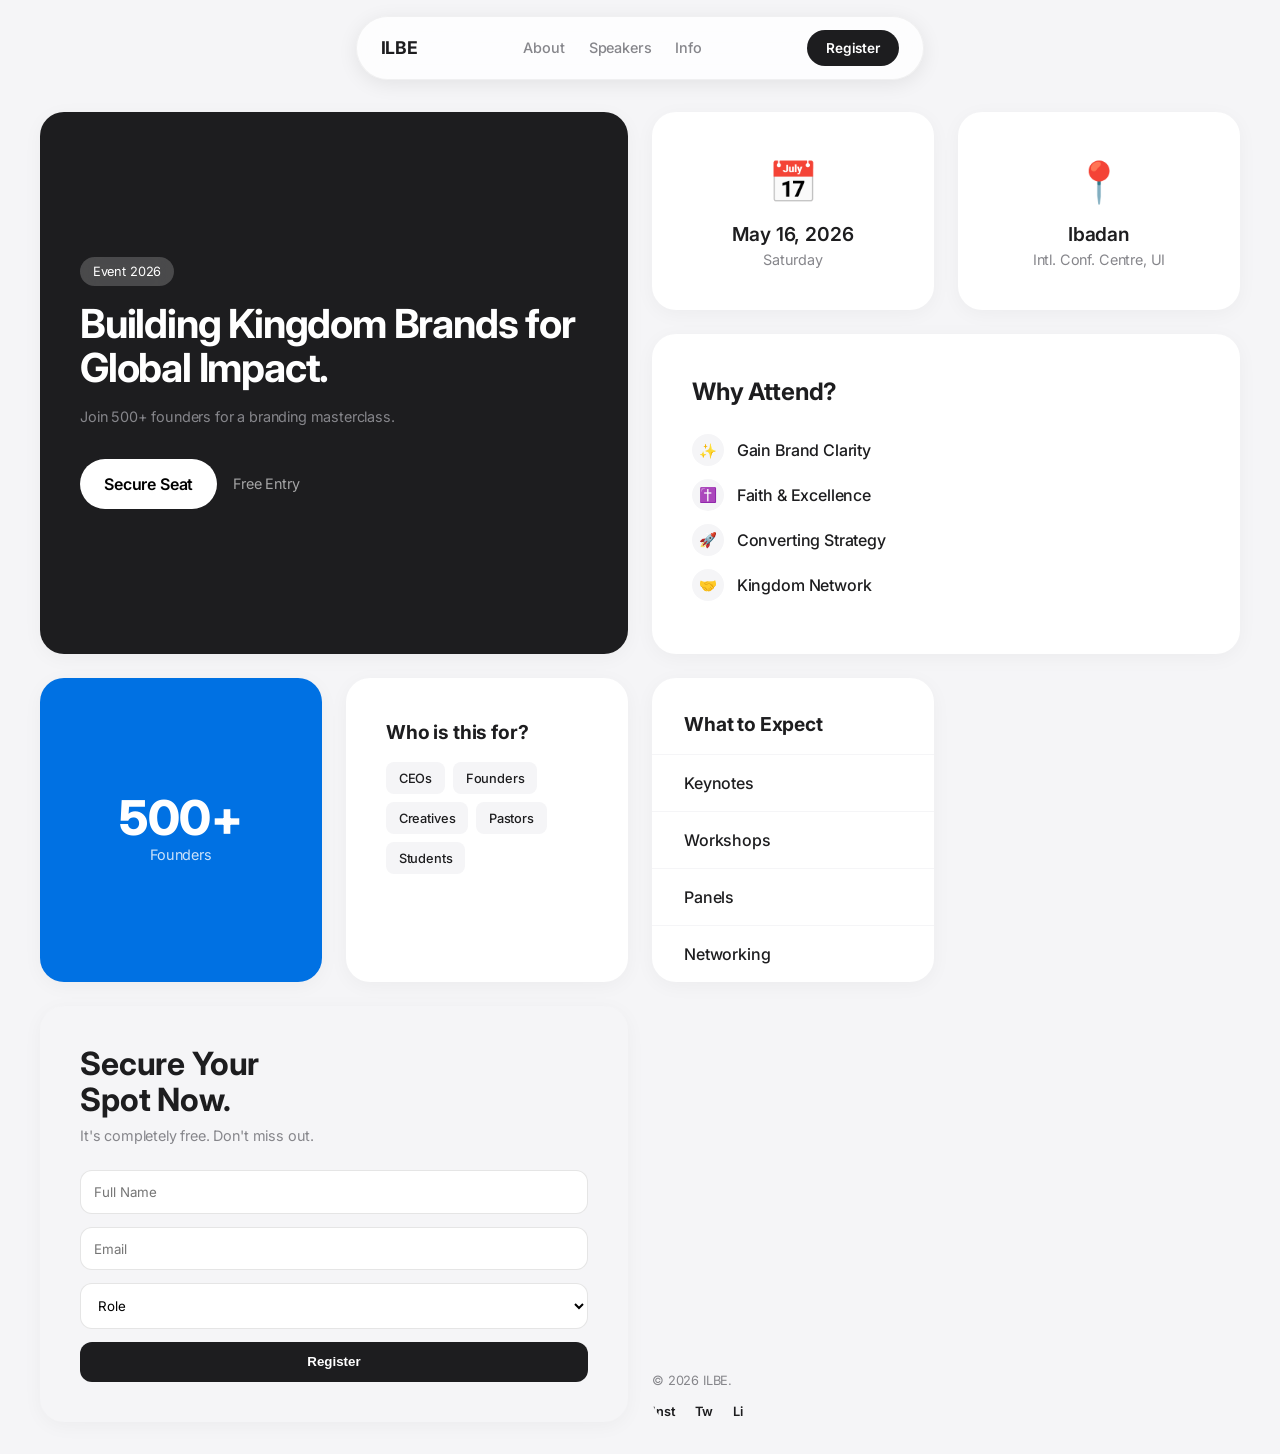
<file: variation-f/index.html>
<!DOCTYPE html>
<html lang="en">

<head>
  <meta charset="UTF-8" />
  <meta name="viewport" content="width=device-width, initial-scale=1.0" />
  <title>ILBE — Ibadan Live Branding Event</title>
  <link rel="preconnect" href="https://fonts.googleapis.com" />
  <link rel="preconnect" href="https://fonts.gstatic.com" crossorigin />
  <link href="https://fonts.googleapis.com/css2?family=Inter:wght@400;500;600;700&display=swap" rel="stylesheet" />
  <link rel="stylesheet" href="style.css" />
</head>

<body>

  <!-- ═══════════════════ NAV ═══════════════════ -->
  <nav class="nav">
    <div class="nav__container">
      <a href="#" class="nav__logo">ILBE</a>
      <div class="nav__links">
        <a href="#about">About</a>
        <a href="#speakers">Speakers</a>
        <a href="#details">Info</a>
      </div>
      <a href="#register" class="nav__cta">Register</a>
    </div>
  </nav>

  <!-- ═══════════════════ MAIN GRID ═══════════════════ -->
  <main class="bento-grid">

    <!-- Hero Block -->
    <div class="bento-card hero-card reveal">
      <div class="hero-content">
        <span class="pill">Event 2026</span>
        <h1>Building Kingdom Brands for Global Impact.</h1>
        <p>Join 500+ founders for a branding masterclass.</p>
        <div class="hero-actions">
          <a href="#register" class="btn btn--white">Secure Seat</a>
          <span class="tag">Free Entry</span>
        </div>
      </div>
    </div>

    <!-- Date Block -->
    <div class="bento-card Date-card reveal delay-1">
      <div class="card-icon">📅</div>
      <h3>May 16, 2026</h3>
      <p>Saturday</p>
    </div>

    <!-- Location Block -->
    <div class="bento-card location-card reveal delay-2">
      <div class="card-icon">📍</div>
      <h3>Ibadan</h3>
      <p>Intl. Conf. Centre, UI</p>
    </div>

    <!-- Why Block (Large) -->
    <div class="bento-card why-card reveal">
      <h2>Why Attend?</h2>
      <ul class="check-list">
        <li><span>✨</span> Gain Brand Clarity</li>
        <li><span>✝️</span> Faith & Excellence</li>
        <li><span>🚀</span> Converting Strategy</li>
        <li><span>🤝</span> Kingdom Network</li>
      </ul>
    </div>

    <!-- Stats Block -->
    <div class="bento-card stats-card reveal delay-1">
      <div class="stat">
        <span class="stat-num">500+</span>
        <span class="stat-label">Founders</span>
      </div>
    </div>

    <!-- Who Block -->
    <div class="bento-card who-card reveal delay-2">
      <h2>Who is this for?</h2>
      <div class="tags">
        <span>CEOs</span>
        <span>Founders</span>
        <span>Creatives</span>
        <span>Pastors</span>
        <span>Students</span>
      </div>
    </div>

    <!-- Expectations Scroller -->
    <div class="bento-card expect-card reveal">
      <h2>What to Expect</h2>
      <div class="expect-scroller">
        <div class="expect-item">Keynotes</div>
        <div class="expect-item">Workshops</div>
        <div class="expect-item">Panels</div>
        <div class="expect-item">Networking</div>
      </div>
    </div>

    <!-- Register Block (Large) -->
    <div class="bento-card register-card reveal" id="register">
      <div class="split-reg">
        <div class="reg-text">
          <h2>Secure Your<br>Spot Now.</h2>
          <p>It's completely free. Don't miss out.</p>
        </div>
        <form class="reg-form" id="registerForm">
          <input type="text" placeholder="Full Name" required>
          <input type="email" placeholder="Email" required>
          <select required>
            <option value="" disabled selected>Role</option>
            <option>Founder</option>
            <option>Creative</option>
            <option>Other</option>
          </select>
          <button type="submit" class="btn btn--black">Register</button>
        </form>
      </div>
    </div>

    <!-- Footer Block -->
    <div class="bento-card footer-card reveal">
      <p>&copy; 2026 ILBE.</p>
      <div class="socials">
        <a href="#">Inst</a>
        <a href="#">Tw</a>
        <a href="#">Li</a>
      </div>
    </div>

  </main>

  <script src="script.js"></script>
</body>

</html>
</file>
<file: style.css>
/* ═══════════════════════════════════════════════
   VARIATION D — NEO-BRUTALIST
   Bold, high-contrast, raw, vibrant borders, hard shadows
   ═══════════════════════════════════════════════ */

:root {
  --bg: #FFFFFF;
  --surface: #FFFFFF;
  --text: #0A0A0A;
  --accent: #B00000;
  --accent-secondary: #FF8F00;
  --accent-tertiary: #244F02;

  --border-color: #0A0A0A;
  --shadow-color: #0A0A0A;

  --border: 3px solid var(--border-color);
  --shadow: 6px 6px 0px var(--shadow-color);
  --shadow-hover: 10px 10px 0px var(--shadow-color);
  --font-display: 'Golos Text', sans-serif;
  --font-body: 'Golos Text', sans-serif;
}

:root[data-theme="dark"] {
  --bg: #0F0F0F;
  --surface: #1A1A1A;
  --text: #F1F1F1;
  --border-color: #333333;
  --shadow-color: #000000;
}

:root[data-theme="dark"] .nav__logo img {
  filter: invert(1);
}

*,
*::before,
*::after {
  margin: 0;
  padding: 0;
  box-sizing: border-box;
}

html {
  scroll-behavior: smooth;
  font-size: 16px;
}

body {
  font-family: var(--font-body);
  background: var(--bg);
  color: var(--text);
  line-height: 1.5;
  overflow-x: hidden;
}

a {
  color: inherit;
  text-decoration: none;
}

ul {
  list-style: none;
}

h1,
h2,
h3 {
  font-family: var(--font-display);
  text-transform: uppercase;
}

.container {
  max-width: 1200px;
  margin: 0 auto;
  padding: 0 2rem;
}

/* ═══════════════════ NAV ═══════════════════ */
.nav {
  position: fixed;
  top: 0;
  left: 0;
  right: 0;
  z-index: 100;
  border-bottom: var(--border);
  background: var(--surface);
  display: flex;
  justify-content: space-between;
  padding: 1rem 2rem;
}

.nav__logo {
  display: flex;
  align-items: center;
}

.nav__logo img {
  height: 48px;
  display: block;
}

.nav__links {
  display: flex;
  gap: 1.5rem;
  align-items: center;
}

.nav__links a {
  font-weight: 700;
  text-transform: uppercase;
  font-size: 1rem;
  padding: 0.5rem 1rem;
  border: 2px solid transparent;
}

.nav__links a:hover {
  background: var(--text);
  color: var(--bg);
  text-decoration: underline;
}

.nav__theme-btn {
  background: none;
  border: none;
  font-size: 1.5rem;
  cursor: pointer;
  padding: 0 0.5rem;
  transition: transform 0.2s;
}

.nav__theme-btn:hover {
  transform: scale(1.1) rotate(15deg);
}

.nav__cta {
  background: var(--accent-secondary) !important;
  border: var(--border) !important;
  box-shadow: 4px 4px 0px var(--shadow-color);
  transition: transform 0.2s, box-shadow 0.2s;
}

.nav__cta:hover {
  transform: translate(-2px, -2px);
  box-shadow: 6px 6px 0px var(--text) !important;
  background: var(--accent-secondary) !important;
  color: var(--text) !important;
  text-decoration: none !important;
}

.nav__toggle,
.nav__close {
  display: none;
}

/* ═══════════════════ HERO ═══════════════════ */
.hero {
  padding-top: 6.5rem;
  min-height: 100svh;
  border-bottom: var(--border);
  display: flex;
  flex-direction: column;
  position: relative;
  overflow: hidden;
}

.hero__canvas {
  position: absolute;
  top: 0;
  left: 0;
  width: 100%;
  height: 100%;
  pointer-events: none;
  z-index: 0;
}

.hero>.container,
.hero>.marquee-strip {
  position: relative;
  z-index: 1;
}

.hero__grid {
  display: grid;
  grid-template-columns: 1.2fr 0.8fr;
  gap: 3rem;
  flex-grow: 1;
  align-items: center;
  margin-bottom: 1rem;
}

.hero__label {
  display: inline-block;
  background: var(--text);
  color: var(--bg);
  font-weight: 700;
  padding: 0.2rem 0.6rem;
  margin-bottom: 1rem;
  margin-top: 2rem;
}

.hero__date-tag {
  font-family: var(--font-display);
  font-size: clamp(1rem, 5vw, 2rem);
  font-weight: 800;
  color: var(--accent-secondary);
  margin-bottom: 1rem;
  text-transform: uppercase;
  border: 2px solid var(--border-color);
  background: var(--surface);
  display: inline-block;
  padding: 0.5rem 1rem;
  box-shadow: 4px 4px 0px var(--shadow-color);
  white-space: nowrap;
}

.hero__title {
  font-size: clamp(2.75rem, 9vw, 6rem);
  line-height: 0.9;
  margin-bottom: 1.5rem;
  -webkit-text-stroke: 2px var(--text);
  /* Optional outline effect */
  text-shadow: 4px 4px 0px rgba(10, 10, 10, 0.1);
}

.hero__sub {
  font-size: 1.2rem;
  font-weight: 500;
  max-width: 500px;
  margin-bottom: 2rem;
  border-left: 5px solid var(--accent);
  padding-left: 1rem;
}

.hero__actions {
  display: flex;
  flex-direction: column;
  align-items: flex-start;
  gap: 0.5rem;
}

.btn {
  display: inline-block;
  font-family: var(--font-display);
  font-size: 1rem;
  padding: 1rem 2rem;
  border: var(--border);
  background: var(--surface);
  cursor: pointer;
  box-shadow: var(--shadow);
  transition: transform 0.2s, box-shadow 0.2s;
}

.btn:hover {
  transform: translate(-3px, -3px);
  box-shadow: var(--shadow-hover);
}

.btn--primary {
  background: var(--accent);
  color: var(--bg);
}

.btn--block {
  display: block;
  width: 100%;
  text-align: center;
}

.visual-box {
  width: 100%;
  aspect-ratio: 1;
  background: var(--text);
  color: #fff;
  display: flex;
  align-items: center;
  justify-content: center;
  border: var(--border);
  box-shadow: var(--shadow);
  font-family: var(--font-display);
  font-size: 3rem;
  text-align: center;
  line-height: 1;
}

/* ═══════════════════ SCROLL INDICATOR ═══════════════════ */
.scroll-indicator {
  align-self: center;
  display: flex;
  flex-direction: column;
  align-items: center;
  font-weight: 800;
  color: var(--text);
  opacity: 0.8;
  margin-top: auto;
  margin-bottom: 0.5rem;
  z-index: 10;
  transition: opacity 0.3s;
}

.scroll-indicator span:last-child {
  font-size: 1.5rem;
  animation: bounce 2s infinite;
}

@keyframes bounce {

  0%,
  20%,
  50%,
  80%,
  100% {
    transform: translateY(0);
  }

  40% {
    transform: translateY(-10px);
  }

  60% {
    transform: translateY(-5px);
  }
}

/* ═══════════════════ MARQUEE ═══════════════════ */
.marquee-strip {
  border-top: var(--border);
  background: var(--accent-secondary);
  color: var(--text);
  padding: 1rem 0;
  overflow: hidden;
  font-family: var(--font-display);
  font-size: 1.5rem;
  text-transform: uppercase;
  display: flex;
}

.track {
  display: flex;
  flex-shrink: 0;
  min-width: 100%;
  justify-content: space-around;
  animation: marquee 20s linear infinite;
}

.star {
  margin: 0 1rem;
  display: inline-block;
  transform: translateY(-3px);
}

@keyframes marquee {
  0% {
    transform: translateX(0);
  }

  100% {
    transform: translateX(-100%);
  }
}

/* ═══════════════════ CARDS ═══════════════════ */
.section {
  padding: 5rem 0;
  border-bottom: var(--border);
}

.section--light {
  background: var(--surface);
}

.section--vibrant {
  background: var(--accent-secondary);
  color: var(--text);
}

.section-title {
  font-size: 3.5rem;
  margin-bottom: 3rem;
  line-height: 1;
  text-decoration: underline;
  text-decoration-thickness: 5px;
  text-decoration-color: var(--accent);
}

.grid-3 {
  display: grid;
  grid-template-columns: repeat(auto-fit, minmax(300px, 1fr));
  gap: 2rem;
}

.card {
  border: var(--border);
  padding: 2rem;
  background: var(--surface);
  box-shadow: var(--shadow);
  transition: transform 0.2s, box-shadow 0.2s;
}

.card:hover {
  transform: translate(-4px, -4px);
  box-shadow: var(--shadow-hover);
}

.card__head {
  font-family: var(--font-display);
  font-size: 2rem;
  margin-bottom: 1rem;
  color: var(--text);
  border-bottom: 2px solid var(--border-color);
  display: inline-block;
}

.card h3 {
  font-size: 1.5rem;
  margin-bottom: 0.5rem;
}

.card p {
  font-weight: 500;
}

.card--highlight {
  background: var(--accent);
  color: var(--bg);
}

.card--highlight .card__head {
  color: var(--bg);
  border-color: var(--bg);
}

/* ═══════════════════ DETAILS ═══════════════════ */
.details-box {
  border: var(--border);
  background: var(--surface);
  box-shadow: var(--shadow);
}

.d-row {
  display: flex;
  justify-content: space-between;
  padding: 1.5rem;
  border-bottom: 2px solid var(--border-color);
  align-items: center;
}

.d-row:last-child {
  border-bottom: none;
}

.d-label {
  font-weight: 700;
  text-transform: uppercase;
  background: var(--text);
  color: var(--bg);
  padding: 0.2rem 0.6rem;
}

.d-val {
  font-size: 1.2rem;
  font-weight: 700;
  text-align: right;
}

/* ═══════════════════ WHO / SPLIT ═══════════════════ */
.split-layout {
  display: grid;
  grid-template-columns: 1fr 1fr;
  gap: 3rem;
  align-items: center;
}

.big-p {
  font-size: 1.5rem;
  font-weight: 600;
  line-height: 1.3;
}

.check-list li {
  font-size: 1.2rem;
  font-weight: 700;
  padding: 1rem;
  border: 2px solid var(--border-color);
  margin-bottom: 1rem;
  background: var(--surface);
  box-shadow: 4px 4px 0px var(--shadow-color);
  display: flex;
  align-items: center;
}

.check-list li::before {
  content: '✓';
  margin-right: 1rem;
  font-weight: 900;
  color: var(--accent);
}

/* ═══════════════════ MENU GRID ═══════════════════ */
.menu-grid {
  display: grid;
  grid-template-columns: repeat(4, 1fr);
  gap: 1rem;
}

.menu-item {
  border: var(--border);
  background: var(--surface);
  padding: 2rem;
  text-align: center;
  box-shadow: var(--shadow);
  transition: 0.2s;
}

.menu-item:hover {
  background: var(--text);
  color: var(--bg);
  transform: rotate(2deg);
}

.m-icon {
  display: block;
  font-size: 3rem;
  margin-bottom: 1rem;
}

/* ═══════════════════ REGISTER ═══════════════════ */
.reg-box {
  background: linear-gradient(135deg, var(--accent) 0%, var(--accent-secondary) 100%);
  border: var(--border);
  box-shadow: var(--shadow);
  padding: 3rem;
  max-width: 600px;
  margin: 0 auto;
  color: var(--bg);
}

.reg-title {
  font-size: 3rem;
  margin-bottom: 0.5rem;
}

.reg-sub {
  font-size: clamp(0.9rem, 4.5vw, 1.2rem);
  margin-bottom: 2rem;
  font-weight: 600;
  white-space: nowrap;
}

.input-group {
  margin-bottom: 1.5rem;
}

.input-group label {
  display: block;
  font-weight: 700;
  margin-bottom: 0.5rem;
  text-transform: uppercase;
}

.input-group input,
.input-group select {
  width: 100%;
  padding: 1rem;
  font-family: var(--font-body);
  font-size: 1.1rem;
  border: 3px solid var(--border-color);
  background: var(--surface);
  box-shadow: 4px 4px 0px var(--shadow-color);
  outline: none;
}

.input-group input:focus {
  background: #fffae6;
}

.checkbox-group {
  display: flex;
  align-items: center;
  gap: 1rem;
  margin-bottom: 2rem;
}

.checkbox-group input {
  width: 20px;
  height: 20px;
  border: 2px solid var(--border-color);
}

.footer {
  padding: 2rem 0;
  border-top: var(--border);
  text-align: center;
  font-weight: 700;
  background: var(--text);
  color: var(--bg);
}

/* ═══════════════════ REVEAL ═══════════════════ */
.reveal {
  opacity: 0;
  transform: translateY(50px);
  transition: 0.6s cubic-bezier(0.175, 0.885, 0.32, 1.275);
}

.reveal.visible {
  opacity: 1;
  transform: translateY(0);
}

.delay-1 {
  transition-delay: 0.1s;
}

.delay-2 {
  transition-delay: 0.2s;
}

.delay-3 {
  transition-delay: 0.3s;
}

/* ═══════════════════ RESPONSIVE ═══════════════════ */
@media (max-width: 768px) {
  .nav__links {
    position: fixed;
    top: 0;
    right: 0;
    bottom: 0;
    left: 0;
    background: var(--surface);
    flex-direction: column;
    justify-content: center;
    transform: translateX(100%);
    transition: 0.3s;
    border-left: var(--border);
  }

  .nav__links.open {
    transform: translateX(0);
  }

  .nav__toggle,
  .nav__close {
    display: block;
    font-family: var(--font-display);
    background: var(--surface);
    color: var(--text);
    border: 2px solid var(--border-color);
    padding: 0.5rem;
    cursor: pointer;
  }

  .nav__close {
    position: absolute;
    top: 1rem;
    right: 1rem;
  }

  .hero {
    padding-top: 5rem;
    min-height: 100svh;
    padding-bottom: 0.5rem;
  }

  .marquee-strip {
    order: -1;
    font-size: 1rem;
    padding: 0.5rem 0;
    margin-bottom: 1rem;
    border-top: none;
    margin-top: -1px;
  }

  .hero__grid {
    grid-template-columns: 1fr;
    margin-bottom: 0.5rem;
    gap: 1rem;
  }

  .visual-box {
    display: none;
  }

  .hero__title {
    font-size: clamp(3rem, 10vw, 4.5rem);
  }

  .grid-3,
  .split-layout,
  .menu-grid {
    grid-template-columns: 1fr;
  }

  .d-row {
    flex-direction: column;
    align-items: flex-start;
    gap: 0.5rem;
  }

  .d-val {
    text-align: left;
  }
}
</file>
<file: variation-a/style.css>
/* ═══════════════════════════════════════════════
   VARIATION A — EDITORIAL / MAGAZINE
   Dark, serif-heavy, dramatic, asymmetric
   ═══════════════════════════════════════════════ */

/* ── Custom Properties ── */
:root {
  --bg-dark: #0b0f14;
  --bg-dark-2: #10161e;
  --bg-accent: #161d28;
  --bg-light: #f5f0e8;
  --text-light: #e8e2d6;
  --text-muted: #8a8578;
  --gold: #c9a84c;
  --gold-dim: rgba(201, 168, 76, .15);
  --gold-glow: rgba(201, 168, 76, .35);
  --serif: 'Playfair Display', Georgia, serif;
  --sans: 'Inter', system-ui, sans-serif;
  --ease: cubic-bezier(.25, .46, .45, .94);
  --ease-back: cubic-bezier(.34, 1.56, .64, 1);
}

/* ── Reset ── */
*, *::before, *::after { margin: 0; padding: 0; box-sizing: border-box; }
html { scroll-behavior: smooth; font-size: 16px; }
body {
  font-family: var(--sans);
  background: var(--bg-dark);
  color: var(--text-light);
  line-height: 1.7;
  overflow-x: hidden;
  -webkit-font-smoothing: antialiased;
}
a { color: inherit; text-decoration: none; }
ul { list-style: none; }
img { max-width: 100%; display: block; }

/* ── Reveal Animation ── */
.reveal {
  opacity: 0;
  transform: translateY(40px);
  transition: opacity .8s var(--ease), transform .8s var(--ease);
}
.reveal.visible {
  opacity: 1;
  transform: translateY(0);
}
.reveal:nth-child(2) { transition-delay: .1s; }
.reveal:nth-child(3) { transition-delay: .2s; }
.reveal:nth-child(4) { transition-delay: .3s; }
.reveal:nth-child(5) { transition-delay: .35s; }

/* ═══════════════════ NAV ═══════════════════ */
.nav {
  position: fixed;
  top: 0; left: 0; right: 0;
  z-index: 100;
  display: flex;
  align-items: center;
  justify-content: space-between;
  padding: 1.25rem 3rem;
  transition: background .4s var(--ease), padding .4s var(--ease), box-shadow .4s var(--ease);
}
.nav.scrolled {
  background: rgba(11, 15, 20, .92);
  backdrop-filter: blur(20px);
  padding: .8rem 3rem;
  box-shadow: 0 1px 30px rgba(0,0,0,.4);
}
.nav__logo {
  font-family: var(--serif);
  font-size: 1.6rem;
  font-weight: 900;
  letter-spacing: .15em;
  color: var(--gold);
}
.nav__links {
  display: flex;
  align-items: center;
  gap: 2rem;
}
.nav__links a {
  font-size: .8rem;
  font-weight: 500;
  letter-spacing: .12em;
  text-transform: uppercase;
  color: var(--text-muted);
  transition: color .3s;
  position: relative;
}
.nav__links a::after {
  content: '';
  position: absolute;
  bottom: -4px; left: 0;
  width: 0; height: 1px;
  background: var(--gold);
  transition: width .3s var(--ease);
}
.nav__links a:hover { color: var(--text-light); }
.nav__links a:hover::after { width: 100%; }
.nav__cta {
  background: var(--gold) !important;
  color: var(--bg-dark) !important;
  padding: .55rem 1.4rem;
  border-radius: 2px;
  font-weight: 600 !important;
  letter-spacing: .08em !important;
  transition: transform .3s var(--ease-back), box-shadow .3s !important;
}
.nav__cta::after { display: none !important; }
.nav__cta:hover {
  transform: translateY(-2px) !important;
  box-shadow: 0 4px 20px var(--gold-glow) !important;
}

/* Mobile Toggle */
.nav__toggle {
  display: none;
  flex-direction: column;
  gap: 5px;
  background: none;
  border: none;
  cursor: pointer;
  padding: 4px;
}
.nav__toggle span {
  display: block;
  width: 24px; height: 2px;
  background: var(--text-light);
  transition: transform .3s, opacity .3s;
}
.nav__toggle.active span:nth-child(1) { transform: rotate(45deg) translate(5px,5px); }
.nav__toggle.active span:nth-child(2) { opacity: 0; }
.nav__toggle.active span:nth-child(3) { transform: rotate(-45deg) translate(5px,-5px); }

/* ═══════════════════ HERO ═══════════════════ */
.hero {
  position: relative;
  min-height: 100vh;
  display: flex;
  align-items: center;
  justify-content: center;
  overflow: hidden;
}
.hero__overlay {
  position: absolute;
  inset: 0;
  background:
    radial-gradient(ellipse at 30% 50%, rgba(201,168,76,.08) 0%, transparent 60%),
    radial-gradient(ellipse at 80% 20%, rgba(201,168,76,.05) 0%, transparent 50%),
    linear-gradient(180deg, var(--bg-dark) 0%, var(--bg-dark-2) 100%);
}
/* Subtle grain texture */
.hero__overlay::after {
  content: '';
  position: absolute;
  inset: 0;
  background-image: url("data:image/svg+xml,%3Csvg viewBox='0 0 256 256' xmlns='http://www.w3.org/2000/svg'%3E%3Cfilter id='n'%3E%3CfeTurbulence type='fractalNoise' baseFrequency='.85' numOctaves='4' stitchTiles='stitch'/%3E%3C/filter%3E%3Crect width='100%25' height='100%25' filter='url(%23n)' opacity='.04'/%3E%3C/svg%3E");
  background-size: 200px;
  pointer-events: none;
}
.hero__content {
  position: relative;
  z-index: 2;
  text-align: center;
  max-width: 820px;
  padding: 2rem;
}
.hero__eyebrow {
  font-size: .75rem;
  font-weight: 500;
  letter-spacing: .25em;
  text-transform: uppercase;
  color: var(--gold);
  margin-bottom: 1.5rem;
}
.hero__title {
  font-family: var(--serif);
  font-size: clamp(3rem, 10vw, 6rem);
  font-weight: 900;
  line-height: 1.05;
  margin-bottom: 1.5rem;
  color: var(--text-light);
}
.hero__title em {
  font-style: italic;
  color: var(--gold);
}
.hero__sub {
  font-size: 1.05rem;
  color: var(--text-muted);
  max-width: 580px;
  margin: 0 auto 2.5rem;
  line-height: 1.8;
}
.hero__actions {
  display: flex;
  align-items: center;
  justify-content: center;
  gap: 1.5rem;
  flex-wrap: wrap;
}
.hero__free {
  font-size: .8rem;
  letter-spacing: .15em;
  text-transform: uppercase;
  color: var(--text-muted);
  border-left: 1px solid var(--text-muted);
  padding-left: 1.5rem;
}

/* Scroll hint */
.hero__scroll-hint {
  position: absolute;
  bottom: 2rem;
  left: 50%;
  transform: translateX(-50%);
  display: flex;
  flex-direction: column;
  align-items: center;
  gap: .5rem;
  z-index: 2;
}
.hero__scroll-hint span {
  font-size: .65rem;
  letter-spacing: .2em;
  text-transform: uppercase;
  color: var(--text-muted);
}
.hero__scroll-line {
  width: 1px;
  height: 40px;
  background: linear-gradient(to bottom, var(--gold), transparent);
  animation: scrollPulse 2s ease-in-out infinite;
}
@keyframes scrollPulse {
  0%, 100% { opacity: .3; transform: scaleY(.6); }
  50% { opacity: 1; transform: scaleY(1); }
}

/* ═══════════════════ BUTTONS ═══════════════════ */
.btn {
  display: inline-block;
  font-family: var(--sans);
  font-size: .85rem;
  font-weight: 600;
  letter-spacing: .1em;
  text-transform: uppercase;
  border: none;
  cursor: pointer;
  transition: all .3s var(--ease-back);
}
.btn--primary {
  background: var(--gold);
  color: var(--bg-dark);
  padding: 1rem 2.5rem;
  border-radius: 2px;
}
.btn--primary:hover {
  transform: translateY(-3px);
  box-shadow: 0 8px 30px var(--gold-glow);
}
.btn--full { width: 100%; text-align: center; }

/* ═══════════════════ SECTIONS ═══════════════════ */
.section {
  padding: 7rem 0;
}
.section__container {
  max-width: 1100px;
  margin: 0 auto;
  padding: 0 2rem;
}
.section--dark { background: var(--bg-dark-2); }
.section--accent { background: var(--bg-accent); }
.section--light {
  background: var(--bg-light);
  color: #1a1a1a;
}
.section--light .section__label { color: var(--gold); }
.section--light .section__title { color: #1a1a1a; }
.section--light .section__title em { color: #6b4f1d; }

.section__header {
  margin-bottom: 4rem;
}
.section__label {
  display: block;
  font-size: .7rem;
  font-weight: 600;
  letter-spacing: .25em;
  text-transform: uppercase;
  color: var(--gold);
  margin-bottom: .75rem;
}
.section__title {
  font-family: var(--serif);
  font-size: clamp(2rem, 4.5vw, 3.5rem);
  font-weight: 700;
  line-height: 1.15;
}
.section__title em {
  font-style: italic;
  color: var(--gold);
}
.section__closing {
  margin-top: 3rem;
  font-size: 1.1rem;
  color: var(--text-muted);
  border-top: 1px solid rgba(255,255,255,.08);
  padding-top: 2rem;
}
.section__closing em { color: var(--gold); font-style: italic; }

/* ═══════════════════ BENEFITS ═══════════════════ */
.benefits-grid {
  display: grid;
  grid-template-columns: repeat(auto-fit, minmax(280px, 1fr));
  gap: 2rem;
}
.benefit {
  padding: 2rem;
  border: 1px solid rgba(255,255,255,.06);
  border-radius: 4px;
  transition: border-color .3s, transform .3s var(--ease);
  position: relative;
  overflow: hidden;
}
.benefit::before {
  content: '';
  position: absolute;
  inset: 0;
  background: linear-gradient(135deg, var(--gold-dim) 0%, transparent 50%);
  opacity: 0;
  transition: opacity .4s;
}
.benefit:hover {
  border-color: rgba(201,168,76,.3);
  transform: translateY(-4px);
}
.benefit:hover::before { opacity: 1; }
.benefit__icon {
  display: block;
  font-size: .7rem;
  color: var(--gold);
  margin-bottom: 1rem;
}
.benefit h3 {
  font-family: var(--serif);
  font-size: 1.15rem;
  margin-bottom: .5rem;
  position: relative;
  z-index: 1;
}
.benefit p {
  font-size: .9rem;
  color: var(--text-muted);
  line-height: 1.7;
  position: relative;
  z-index: 1;
}

/* ═══════════════════ DETAILS STRIP ═══════════════════ */
.details-strip {
  display: grid;
  grid-template-columns: repeat(auto-fit, minmax(220px, 1fr));
  gap: 2rem;
}
.detail {
  padding: 2rem;
  border-left: 2px solid var(--gold);
}
.detail__label {
  display: block;
  font-size: .7rem;
  font-weight: 600;
  letter-spacing: .2em;
  text-transform: uppercase;
  color: var(--gold);
  margin-bottom: .5rem;
}
.detail__value {
  font-family: var(--serif);
  font-size: 1.1rem;
  line-height: 1.5;
}

/* ═══════════════════ WHO ═══════════════════ */
.who-layout {
  display: grid;
  grid-template-columns: 1fr 1fr;
  gap: 4rem;
  align-items: center;
}
.who-tagline {
  margin-top: 1.5rem;
  font-size: .95rem;
  color: var(--text-muted);
  line-height: 1.7;
}
.who-list li {
  padding: 1rem 0;
  border-bottom: 1px solid rgba(255,255,255,.06);
  font-size: 1.05rem;
  display: flex;
  align-items: center;
  gap: .75rem;
  transition: padding-left .3s var(--ease), color .3s;
}
.who-list li::before {
  content: '→';
  color: var(--gold);
  font-size: .85rem;
  transition: transform .3s var(--ease);
}
.who-list li:hover {
  padding-left: .5rem;
  color: var(--gold);
}
.who-list li:hover::before {
  transform: translateX(4px);
}

/* ═══════════════════ WHAT TO EXPECT ═══════════════════ */
.expect-grid {
  display: grid;
  grid-template-columns: repeat(auto-fit, minmax(230px, 1fr));
  gap: 2rem;
}
.expect-card {
  padding: 2.5rem 2rem;
  background: #fff;
  border-radius: 4px;
  transition: transform .3s var(--ease), box-shadow .3s;
}
.expect-card:hover {
  transform: translateY(-6px);
  box-shadow: 0 20px 40px rgba(0,0,0,.08);
}
.expect-card__number {
  font-family: var(--serif);
  font-size: 2.5rem;
  font-weight: 900;
  color: rgba(0,0,0,.06);
  margin-bottom: .75rem;
}
.expect-card h3 {
  font-family: var(--serif);
  font-size: 1.15rem;
  margin-bottom: .5rem;
  color: #1a1a1a;
}
.expect-card p {
  font-size: .9rem;
  color: #666;
  line-height: 1.7;
}

/* ═══════════════════ REGISTER / CTA ═══════════════════ */
.section--cta {
  background: linear-gradient(135deg, var(--bg-dark) 0%, var(--bg-accent) 100%);
  padding: 7rem 0;
}
.register-layout {
  display: grid;
  grid-template-columns: 1fr 1fr;
  gap: 4rem;
  align-items: start;
}
.register-left p {
  margin-top: 1.5rem;
  color: var(--text-muted);
  line-height: 1.8;
}
.register-form {
  display: flex;
  flex-direction: column;
  gap: 1rem;
}
.form-group input,
.form-group select {
  width: 100%;
  padding: 1rem 1.2rem;
  background: rgba(255,255,255,.05);
  border: 1px solid rgba(255,255,255,.1);
  border-radius: 3px;
  color: var(--text-light);
  font-family: var(--sans);
  font-size: .9rem;
  transition: border-color .3s, background .3s;
  outline: none;
}
.form-group input::placeholder { color: var(--text-muted); }
.form-group select {
  appearance: none;
  background-image: url("data:image/svg+xml,%3Csvg xmlns='http://www.w3.org/2000/svg' width='12' height='8'%3E%3Cpath d='M1 1l5 5 5-5' stroke='%238a8578' fill='none' stroke-width='1.5'/%3E%3C/svg%3E");
  background-repeat: no-repeat;
  background-position: right 1rem center;
  cursor: pointer;
}
.form-group select option { background: var(--bg-dark); color: var(--text-light); }
.form-group input:focus,
.form-group select:focus {
  border-color: var(--gold);
  background: rgba(201,168,76,.05);
}
.consent {
  display: flex;
  align-items: flex-start;
  gap: .6rem;
  font-size: .8rem;
  color: var(--text-muted);
  cursor: pointer;
  line-height: 1.5;
}
.consent input[type="checkbox"] {
  margin-top: 3px;
  accent-color: var(--gold);
}
.form-note {
  font-size: .75rem;
  color: var(--text-muted);
  text-align: center;
  margin-top: .25rem;
}

/* ═══════════════════ FOOTER ═══════════════════ */
.footer {
  border-top: 1px solid rgba(255,255,255,.06);
  padding: 2rem 0;
}
.footer__container {
  max-width: 1100px;
  margin: 0 auto;
  padding: 0 2rem;
  display: flex;
  align-items: center;
  justify-content: space-between;
}
.footer__logo {
  font-family: var(--serif);
  font-weight: 900;
  font-size: 1.2rem;
  letter-spacing: .15em;
  color: var(--gold);
}
.footer p {
  font-size: .75rem;
  color: var(--text-muted);
}

/* ═══════════════════ RESPONSIVE ═══════════════════ */
@media (max-width: 768px) {
  .nav { padding: 1rem 1.5rem; }
  .nav.scrolled { padding: .7rem 1.5rem; }
  .nav__links {
    position: fixed;
    top: 0; right: -100%;
    width: 280px; height: 100vh;
    background: rgba(11, 15, 20, .98);
    backdrop-filter: blur(20px);
    flex-direction: column;
    justify-content: center;
    gap: 1.5rem;
    transition: right .4s var(--ease);
    padding: 2rem;
  }
  .nav__links.open { right: 0; }
  .nav__toggle { display: flex; }

  .hero { min-height: 100svh; padding-top: 5rem; padding-bottom: 3rem; }
  .hero__content { padding: 2rem 1.5rem; }
  .hero__free { border-left: none; padding-left: 0; }
  .hero__actions { flex-direction: column; }

  .section { padding: 4rem 0; }
  .section__container { padding: 0 1.5rem; }
  .section__header { margin-bottom: 2.5rem; }

  .who-layout,
  .register-layout { grid-template-columns: 1fr; gap: 2rem; }

  .footer__container { flex-direction: column; gap: .5rem; text-align: center; }
}
</file>
<file: variation-b/style.css>
/* ═══════════════════════════════════════════════
   VARIATION B — PILL / ROUNDED
   Soft, contemporary, rounded corners, airy, friendly
   ═══════════════════════════════════════════════ */

:root {
  --bg: #fafaf8;
  --bg-tint: #f0eeeb;
  --bg-dark: #1a1a2e;
  --text: #1a1a2e;
  --text-muted: #6b6b80;
  --primary: #5b4cdb;
  --primary-light: #ebe8ff;
  --primary-glow: rgba(91, 76, 219, .25);
  --accent: #f59e42;
  --accent-light: #fff4e5;
  --green: #3ecf8e;
  --green-light: #e6f9ee;
  --radius: 20px;
  --radius-sm: 12px;
  --radius-pill: 100px;
  --font: 'Outfit', system-ui, sans-serif;
  --font-body: 'DM Sans', system-ui, sans-serif;
  --ease: cubic-bezier(.25, .46, .45, .94);
  --ease-back: cubic-bezier(.34, 1.56, .64, 1);
}

*,
*::before,
*::after {
  margin: 0;
  padding: 0;
  box-sizing: border-box;
}

html {
  scroll-behavior: smooth;
  font-size: 16px;
}

body {
  font-family: var(--font-body);
  background: var(--bg);
  color: var(--text);
  line-height: 1.7;
  overflow-x: hidden;
  -webkit-font-smoothing: antialiased;
}

a {
  color: inherit;
  text-decoration: none;
}

ul {
  list-style: none;
}

.container {
  max-width: 1100px;
  margin: 0 auto;
  padding: 0 2rem;
}

/* ── Reveal ── */
.reveal {
  opacity: 0;
  transform: translateY(30px);
  transition: opacity .7s var(--ease), transform .7s var(--ease);
}

.reveal.visible {
  opacity: 1;
  transform: translateY(0);
}

.reveal:nth-child(2) {
  transition-delay: .08s;
}

.reveal:nth-child(3) {
  transition-delay: .16s;
}

.reveal:nth-child(4) {
  transition-delay: .24s;
}

.reveal:nth-child(5) {
  transition-delay: .32s;
}

/* ═══════════════════ NAV ═══════════════════ */
.nav {
  position: fixed;
  top: 0;
  left: 0;
  right: 0;
  z-index: 100;
  display: flex;
  align-items: center;
  justify-content: space-between;
  padding: 1rem 2.5rem;
  transition: all .4s var(--ease);
}

.nav.scrolled {
  background: rgba(250, 250, 248, .85);
  backdrop-filter: blur(20px);
  box-shadow: 0 2px 30px rgba(0, 0, 0, .06);
  padding: .6rem 2.5rem;
}

.nav__logo {
  font-family: var(--font);
  font-weight: 800;
  font-size: 1.4rem;
  display: flex;
  align-items: center;
  gap: .4rem;
  color: var(--text);
}

.logo-dot {
  width: 10px;
  height: 10px;
  border-radius: 50%;
  background: var(--primary);
  display: inline-block;
}

.nav__links {
  display: flex;
  align-items: center;
  gap: 1.5rem;
}

.nav__links a {
  font-family: var(--font);
  font-size: .85rem;
  font-weight: 500;
  color: var(--text-muted);
  transition: color .3s;
  border-radius: var(--radius-pill);
  padding: .35rem .8rem;
}

.nav__links a:hover {
  color: var(--text);
  background: var(--bg-tint);
}

.nav__cta {
  background: var(--primary) !important;
  color: #fff !important;
  padding: .55rem 1.3rem !important;
  font-weight: 600 !important;
  transition: transform .3s var(--ease-back), box-shadow .3s !important;
}

.nav__cta:hover {
  transform: translateY(-2px) !important;
  box-shadow: 0 6px 20px var(--primary-glow) !important;
  background: var(--primary) !important;
}

.nav__toggle {
  display: none;
  background: none;
  border: none;
  cursor: pointer;
  color: var(--text);
}

/* ═══════════════════ HERO ═══════════════════ */
.hero {
  position: relative;
  min-height: 100vh;
  display: flex;
  align-items: center;
  justify-content: center;
  overflow: hidden;
  padding-top: 5rem;
}

.hero__blobs {
  position: absolute;
  inset: 0;
  pointer-events: none;
  overflow: hidden;
}

.blob {
  position: absolute;
  border-radius: 50%;
  filter: blur(80px);
  opacity: .5;
  animation: blobFloat 12s ease-in-out infinite alternate;
}

.blob--1 {
  width: 500px;
  height: 500px;
  background: var(--primary-light);
  top: -10%;
  left: -10%;
}

.blob--2 {
  width: 400px;
  height: 400px;
  background: var(--accent-light);
  top: 40%;
  right: -5%;
  animation-delay: -4s;
  animation-duration: 16s;
}

.blob--3 {
  width: 350px;
  height: 350px;
  background: var(--green-light);
  bottom: -10%;
  left: 30%;
  animation-delay: -8s;
  animation-duration: 14s;
}

@keyframes blobFloat {
  0% {
    transform: translate(0, 0) scale(1);
  }

  50% {
    transform: translate(30px, -20px) scale(1.05);
  }

  100% {
    transform: translate(-20px, 30px) scale(.95);
  }
}

.hero__content {
  position: relative;
  z-index: 2;
  text-align: center;
  max-width: 750px;
  padding: 2rem;
}

.hero__badge {
  display: flex;
  align-items: center;
  justify-content: center;
  gap: .75rem;
  margin-bottom: 2rem;
  flex-wrap: wrap;
}

.badge {
  display: inline-block;
  font-family: var(--font);
  font-size: .78rem;
  font-weight: 500;
  padding: .4rem 1rem;
  border-radius: var(--radius-pill);
  background: #fff;
  box-shadow: 0 2px 10px rgba(0, 0, 0, .04);
  border: 1px solid rgba(0, 0, 0, .05);
}

.hero__title {
  font-family: var(--font);
  font-size: clamp(2.4rem, 6vw, 4.2rem);
  font-weight: 800;
  line-height: 1.15;
  margin-bottom: 1.5rem;
}

.highlight {
  background: linear-gradient(135deg, var(--primary) 0%, #8b5cf6 100%);
  -webkit-background-clip: text;
  -webkit-text-fill-color: transparent;
  background-clip: text;
}

.hero__sub {
  font-size: 1.05rem;
  color: var(--text-muted);
  max-width: 560px;
  margin: 0 auto 2rem;
  line-height: 1.8;
}

.hero__actions {
  display: flex;
  align-items: center;
  justify-content: center;
  gap: 1rem;
  flex-wrap: wrap;
}

/* ═══════════════════ BUTTONS ═══════════════════ */
.btn {
  display: inline-block;
  font-family: var(--font);
  font-size: .9rem;
  font-weight: 600;
  border: none;
  cursor: pointer;
  border-radius: var(--radius-pill);
  padding: .9rem 2rem;
  transition: all .3s var(--ease-back);
}

.btn--primary {
  background: var(--primary);
  color: #fff;
}

.btn--primary:hover {
  transform: translateY(-3px);
  box-shadow: 0 10px 30px var(--primary-glow);
}

.btn--ghost {
  background: #fff;
  color: var(--text);
  border: 1.5px solid rgba(0, 0, 0, .1);
}

.btn--ghost:hover {
  border-color: var(--primary);
  color: var(--primary);
  transform: translateY(-2px);
}

.btn--full {
  width: 100%;
  text-align: center;
}

/* ═══════════════════ SECTIONS ═══════════════════ */
.section {
  padding: 6rem 0;
}

.section--tinted {
  background: var(--bg-tint);
}

.section-header {
  text-align: center;
  margin-bottom: 3.5rem;
}

.chip {
  display: inline-block;
  font-family: var(--font);
  font-size: .75rem;
  font-weight: 600;
  letter-spacing: .08em;
  text-transform: uppercase;
  padding: .35rem 1rem;
  border-radius: var(--radius-pill);
  background: var(--primary-light);
  color: var(--primary);
  margin-bottom: 1rem;
}

.chip--dark {
  background: rgba(255, 255, 255, .12);
  color: #fff;
}

.section-header h2 {
  font-family: var(--font);
  font-size: clamp(1.8rem, 4vw, 2.8rem);
  font-weight: 700;
  line-height: 1.2;
}

/* ═══════════════════ CARDS ═══════════════════ */
.card-grid {
  display: grid;
  grid-template-columns: repeat(auto-fit, minmax(260px, 1fr));
  gap: 1.25rem;
}

.card {
  background: #fff;
  border-radius: var(--radius);
  padding: 2rem;
  border: 1.5px solid rgba(0, 0, 0, .04);
  transition: transform .3s var(--ease-back), box-shadow .3s, border-color .3s;
}

.card:hover {
  transform: translateY(-6px);
  box-shadow: 0 16px 40px rgba(0, 0, 0, .06);
  border-color: var(--primary-light);
}

.card__icon {
  width: 44px;
  height: 44px;
  border-radius: var(--radius-sm);
  background: var(--primary-light);
  color: var(--primary);
  display: flex;
  align-items: center;
  justify-content: center;
  font-size: 1rem;
  margin-bottom: 1rem;
}

.card h3 {
  font-family: var(--font);
  font-size: 1.05rem;
  font-weight: 700;
  margin-bottom: .4rem;
}

.card p {
  font-size: .9rem;
  color: var(--text-muted);
  line-height: 1.6;
}

.movement-banner {
  margin-top: 2.5rem;
  text-align: center;
  padding: 1.5rem 2rem;
  border-radius: var(--radius);
  background: linear-gradient(135deg, var(--primary-light) 0%, var(--accent-light) 100%);
}

.movement-banner p {
  font-size: 1rem;
  color: var(--text);
}

/* ═══════════════════ INFO PILLS ═══════════════════ */
.info-pills {
  display: grid;
  grid-template-columns: repeat(auto-fit, minmax(240px, 1fr));
  gap: 1.25rem;
}

.info-pill {
  display: flex;
  align-items: center;
  gap: 1rem;
  background: #fff;
  border-radius: var(--radius);
  padding: 1.5rem;
  border: 1.5px solid rgba(0, 0, 0, .04);
  transition: transform .3s var(--ease-back), border-color .3s;
}

.info-pill:hover {
  transform: translateY(-3px);
  border-color: var(--primary-light);
}

.info-pill__emoji {
  font-size: 1.8rem;
  flex-shrink: 0;
}

.info-pill__label {
  display: block;
  font-family: var(--font);
  font-size: .7rem;
  font-weight: 600;
  text-transform: uppercase;
  letter-spacing: .08em;
  color: var(--text-muted);
  margin-bottom: .15rem;
}

.info-pill__value {
  font-family: var(--font);
  font-size: .95rem;
  font-weight: 600;
}

/* ═══════════════════ WHO ═══════════════════ */
.who-grid {
  display: grid;
  grid-template-columns: 1fr 1fr;
  gap: 4rem;
  align-items: center;
}

.who-left h2 {
  font-family: var(--font);
  font-size: clamp(1.8rem, 4vw, 2.8rem);
  font-weight: 700;
  line-height: 1.2;
  margin-bottom: 1rem;
}

.who-left p {
  font-size: .95rem;
  color: var(--text-muted);
  line-height: 1.7;
}

.who-right {
  display: flex;
  flex-direction: column;
  gap: .75rem;
}

.audience-pill {
  display: flex;
  align-items: center;
  gap: .75rem;
  padding: 1rem 1.5rem;
  background: #fff;
  border-radius: var(--radius-pill);
  font-family: var(--font);
  font-weight: 500;
  font-size: .95rem;
  border: 1.5px solid rgba(0, 0, 0, .04);
  transition: transform .3s var(--ease-back), border-color .3s, background .3s;
}

.audience-pill:hover {
  transform: translateX(8px);
  border-color: var(--primary);
  background: var(--primary-light);
}

.audience-pill__dot {
  width: 8px;
  height: 8px;
  border-radius: 50%;
  background: var(--primary);
  flex-shrink: 0;
}

/* ═══════════════════ EXPECT ═══════════════════ */
.expect-row {
  display: grid;
  grid-template-columns: repeat(auto-fit, minmax(220px, 1fr));
  gap: 1.25rem;
}

.expect-bubble {
  text-align: center;
  padding: 2.5rem 1.5rem;
  background: #fff;
  border-radius: var(--radius);
  border: 1.5px solid rgba(0, 0, 0, .04);
  transition: transform .3s var(--ease-back), box-shadow .3s;
}

.expect-bubble:hover {
  transform: translateY(-6px);
  box-shadow: 0 16px 40px rgba(0, 0, 0, .06);
}

.expect-bubble__num {
  display: inline-flex;
  align-items: center;
  justify-content: center;
  width: 44px;
  height: 44px;
  border-radius: 50%;
  background: var(--primary-light);
  color: var(--primary);
  font-family: var(--font);
  font-weight: 800;
  font-size: .85rem;
  margin-bottom: 1rem;
}

.expect-bubble h3 {
  font-family: var(--font);
  font-size: 1.05rem;
  font-weight: 700;
  margin-bottom: .4rem;
}

.expect-bubble p {
  font-size: .85rem;
  color: var(--text-muted);
  line-height: 1.6;
}

/* ═══════════════════ REGISTER ═══════════════════ */
.section--register {
  background: var(--bg-dark);
  color: #fff;
  padding: 6rem 0;
}

.register-wrap {
  display: grid;
  grid-template-columns: 1fr 1fr;
  gap: 4rem;
  align-items: start;
}

.register-info h2 {
  font-family: var(--font);
  font-size: clamp(1.8rem, 4vw, 2.8rem);
  font-weight: 700;
  line-height: 1.2;
  margin-bottom: 1rem;
}

.register-info .highlight {
  background: linear-gradient(135deg, #a78bfa 0%, var(--accent) 100%);
  -webkit-background-clip: text;
  -webkit-text-fill-color: transparent;
  background-clip: text;
}

.register-info p {
  color: rgba(255, 255, 255, .6);
  line-height: 1.8;
}

.register-form {
  display: flex;
  flex-direction: column;
  gap: 1rem;
}

.register-form input,
.register-form select {
  width: 100%;
  padding: 1rem 1.2rem;
  background: rgba(255, 255, 255, .07);
  border: 1.5px solid rgba(255, 255, 255, .1);
  border-radius: var(--radius-sm);
  color: #fff;
  font-family: var(--font-body);
  font-size: .9rem;
  transition: border-color .3s, background .3s;
  outline: none;
}

.register-form input::placeholder {
  color: rgba(255, 255, 255, .35);
}

.register-form select {
  appearance: none;
  background-image: url("data:image/svg+xml,%3Csvg xmlns='http://www.w3.org/2000/svg' width='12' height='8'%3E%3Cpath d='M1 1l5 5 5-5' stroke='rgba(255,255,255,.4)' fill='none' stroke-width='1.5'/%3E%3C/svg%3E");
  background-repeat: no-repeat;
  background-position: right 1rem center;
  cursor: pointer;
}

.register-form select option {
  background: var(--bg-dark);
  color: #fff;
}

.register-form input:focus,
.register-form select:focus {
  border-color: var(--primary);
  background: rgba(91, 76, 219, .08);
}

.consent {
  display: flex;
  align-items: flex-start;
  gap: .6rem;
  font-size: .8rem;
  color: rgba(255, 255, 255, .5);
  cursor: pointer;
  line-height: 1.5;
}

.consent input {
  accent-color: var(--primary);
  margin-top: 3px;
}

.form-note {
  font-size: .75rem;
  color: rgba(255, 255, 255, .35);
  text-align: center;
}

/* ═══════════════════ FOOTER ═══════════════════ */
.footer {
  background: var(--bg);
  border-top: 1px solid rgba(0, 0, 0, .05);
  padding: 2rem 0;
}

.footer__inner {
  display: flex;
  align-items: center;
  justify-content: space-between;
}

.footer__logo {
  font-family: var(--font);
  font-weight: 800;
  font-size: 1.2rem;
  display: flex;
  align-items: center;
  gap: .4rem;
}

.footer p {
  font-size: .75rem;
  color: var(--text-muted);
}

/* ═══════════════════ RESPONSIVE ═══════════════════ */
@media (max-width: 768px) {
  .nav {
    padding: .8rem 1.5rem;
  }

  .nav.scrolled {
    padding: .5rem 1.5rem;
  }

  .nav__links {
    position: fixed;
    inset: 0;
    background: rgba(250, 250, 248, .97);
    backdrop-filter: blur(20px);
    flex-direction: column;
    justify-content: center;
    gap: 1.2rem;
    opacity: 0;
    pointer-events: none;
    transition: opacity .3s var(--ease);
  }

  .nav__links.open {
    opacity: 1;
    pointer-events: auto;
  }

  .nav__toggle {
    display: block;
  }

  .hero__badge {
    flex-direction: column;
    gap: .4rem;
  }

  .hero__actions {
    flex-direction: column;
  }

  .section {
    padding: 4rem 0;
  }

  .container {
    padding: 0 1.25rem;
  }

  .who-grid,
  .register-wrap {
    grid-template-columns: 1fr;
    gap: 2rem;
  }

  .footer__inner {
    flex-direction: column;
    gap: .5rem;
    text-align: center;
  }
}
</file>
<file: variation-c/style.css>
/* ═══════════════════════════════════════════════
   VARIATION C — FLAT NEGATIVE SPACE
   Minimal, Swiss design, geometric, ultra-clean
   ═══════════════════════════════════════════════ */

:root {
  --bg: #ffffff;
  --bg-alt: #f6f5f3;
  --bg-dark: #111111;
  --text: #111111;
  --text-muted: #777777;
  --accent: #111111;
  --accent-hover: #333333;
  --red: #e74c3c;
  --border: #e0ddd8;
  --border-light: #f0eee9;
  --font: 'Space Grotesk', system-ui, sans-serif;
  --mono: 'Space Mono', monospace;
  --ease: cubic-bezier(.25, .46, .45, .94);
  --ease-out: cubic-bezier(.0, .0, .2, 1);
}

*,
*::before,
*::after {
  margin: 0;
  padding: 0;
  box-sizing: border-box;
}

html {
  scroll-behavior: smooth;
  font-size: 16px;
}

body {
  font-family: var(--font);
  background: var(--bg);
  color: var(--text);
  line-height: 1.7;
  overflow-x: hidden;
  -webkit-font-smoothing: antialiased;
}

a {
  color: inherit;
  text-decoration: none;
}

ul {
  list-style: none;
}

.container {
  max-width: 1200px;
  margin: 0 auto;
  padding: 0 3rem;
}

/* ── Reveal ── */
.reveal {
  opacity: 0;
  transform: translateY(24px);
  transition: opacity .6s var(--ease), transform .6s var(--ease);
}

.reveal.visible {
  opacity: 1;
  transform: translateY(0);
}

.reveal:nth-child(2) {
  transition-delay: .06s;
}

.reveal:nth-child(3) {
  transition-delay: .12s;
}

.reveal:nth-child(4) {
  transition-delay: .18s;
}

.reveal:nth-child(5) {
  transition-delay: .24s;
}

/* ═══════════════════ NAV ═══════════════════ */
.nav {
  position: fixed;
  top: 0;
  left: 0;
  right: 0;
  z-index: 100;
  display: flex;
  align-items: center;
  justify-content: space-between;
  padding: 1.2rem 3rem;
  border-bottom: 1px solid transparent;
  transition: all .4s var(--ease);
}

.nav.scrolled {
  background: rgba(255, 255, 255, .92);
  backdrop-filter: blur(16px);
  border-bottom-color: var(--border);
  padding: .8rem 3rem;
}

.nav__logo {
  font-family: var(--mono);
  font-size: 1.1rem;
  font-weight: 700;
  letter-spacing: .05em;
}

.nav__logo sup {
  font-size: .55rem;
  vertical-align: super;
  color: var(--text-muted);
}

.nav__links {
  display: flex;
  align-items: center;
  gap: 2.5rem;
}

.nav__links a {
  font-size: .78rem;
  font-weight: 500;
  letter-spacing: .06em;
  text-transform: uppercase;
  color: var(--text-muted);
  transition: color .3s;
}

.nav__links a:hover {
  color: var(--text);
}

.nav__register {
  font-size: .78rem;
  font-weight: 600;
  letter-spacing: .06em;
  text-transform: uppercase;
  padding: .5rem 1.2rem;
  border: 1.5px solid var(--text);
  transition: background .3s, color .3s, transform .3s var(--ease);
}

.nav__register:hover {
  background: var(--text);
  color: var(--bg);
  transform: translateY(-2px);
}

.nav__toggle {
  display: none;
  background: none;
  border: none;
  font-size: 1.3rem;
  cursor: pointer;
  color: var(--text);
}

/* ═══════════════════ HERO ═══════════════════ */
.hero {
  min-height: 100vh;
  display: flex;
  flex-direction: column;
  justify-content: flex-end;
  padding: 0 3rem 4rem;
  position: relative;
}

.hero__grid {
  display: grid;
  grid-template-columns: 1.4fr 1fr;
  gap: 4rem;
  align-items: end;
  max-width: 1200px;
  margin: 0 auto;
  width: 100%;
}

.hero__meta {
  display: flex;
  align-items: center;
  gap: .75rem;
  margin-bottom: 2rem;
  font-family: var(--mono);
  font-size: .7rem;
  letter-spacing: .08em;
  text-transform: uppercase;
  color: var(--text-muted);
}

.sep {
  color: var(--border);
}

.hero__title {
  font-size: clamp(3rem, 7vw, 5.5rem);
  font-weight: 700;
  line-height: 1.05;
  letter-spacing: -.03em;
}

.hero__desc {
  font-size: 1rem;
  color: var(--text-muted);
  line-height: 1.8;
  margin-bottom: 1rem;
}

.hero__note {
  font-family: var(--mono);
  font-size: .75rem;
  color: var(--text-muted);
  margin-bottom: 2rem;
}

.hero__line {
  position: absolute;
  bottom: 0;
  left: 0;
  right: 0;
  height: 1px;
  background: var(--border);
}

/* ═══════════════════ BUTTONS ═══════════════════ */
.btn {
  display: inline-block;
  font-family: var(--font);
  font-size: .82rem;
  font-weight: 600;
  letter-spacing: .06em;
  text-transform: uppercase;
  padding: 1rem 2.2rem;
  background: var(--accent);
  color: var(--bg);
  border: 1.5px solid var(--accent);
  cursor: pointer;
  transition: all .3s var(--ease);
}

.btn:hover {
  background: var(--accent-hover);
  transform: translateY(-2px);
}

.btn--outline {
  background: transparent;
  color: var(--text);
}

.btn--outline:hover {
  background: var(--text);
  color: var(--bg);
}

.btn--full {
  width: 100%;
  text-align: center;
}

/* ═══════════════════ SECTIONS ═══════════════════ */
.section {
  padding: 6rem 0;
  border-bottom: 1px solid var(--border);
}

.section--alt {
  background: var(--bg-alt);
}

.section-label {
  display: flex;
  align-items: center;
  gap: 1rem;
  margin-bottom: 3rem;
}

.label-num {
  font-family: var(--mono);
  font-size: .7rem;
  font-weight: 700;
  color: var(--text-muted);
  letter-spacing: .08em;
}

.label-text {
  font-size: .7rem;
  font-weight: 600;
  letter-spacing: .12em;
  text-transform: uppercase;
  color: var(--text-muted);
}

/* ═══════════════════ TWO-COL ═══════════════════ */
.two-col {
  display: grid;
  grid-template-columns: 1fr 1fr;
  gap: 4rem;
  align-items: start;
}

.two-col--reverse {
  direction: rtl;
}

.two-col--reverse>* {
  direction: ltr;
}

.two-col__left h2,
.two-col__right h2 {
  font-size: clamp(1.6rem, 3.5vw, 2.4rem);
  font-weight: 700;
  line-height: 1.25;
  letter-spacing: -.02em;
}

/* ═══════════════════ BENEFITS ═══════════════════ */
.benefit-item {
  display: flex;
  align-items: flex-start;
  gap: 1rem;
  padding: 1.25rem 0;
  border-bottom: 1px solid var(--border-light);
  transition: padding-left .3s var(--ease);
}

.benefit-item:hover {
  padding-left: .5rem;
}

.benefit-marker {
  width: 6px;
  height: 6px;
  background: var(--text);
  flex-shrink: 0;
  margin-top: .55rem;
}

.benefit-item h3 {
  font-size: .95rem;
  font-weight: 600;
  margin-bottom: .15rem;
}

.benefit-item p {
  font-size: .88rem;
  color: var(--text-muted);
  line-height: 1.6;
}

.callout {
  margin-top: 3rem;
  padding: 2rem;
  border-left: 3px solid var(--text);
  background: var(--bg-alt);
}

.callout p {
  font-size: 1rem;
  font-weight: 500;
  line-height: 1.7;
}

/* ═══════════════════ DETAILS ═══════════════════ */
.detail-grid {
  display: grid;
  grid-template-columns: repeat(4, 1fr);
  gap: 0;
}

.detail-block {
  padding: 2rem;
  border-right: 1px solid var(--border);
  transition: background .3s;
}

.detail-block:last-child {
  border-right: none;
}

.detail-block:hover {
  background: rgba(0, 0, 0, .02);
}

.detail-key {
  display: block;
  font-family: var(--mono);
  font-size: .65rem;
  font-weight: 700;
  letter-spacing: .12em;
  text-transform: uppercase;
  color: var(--text-muted);
  margin-bottom: .75rem;
}

.detail-val {
  font-size: 1.05rem;
  font-weight: 600;
  line-height: 1.4;
}

/* ═══════════════════ WHO ═══════════════════ */
.who-list li {
  font-size: 1.2rem;
  font-weight: 600;
  padding: 1.2rem 0;
  border-bottom: 1px solid var(--border);
  display: flex;
  align-items: center;
  gap: 1rem;
  transition: padding-left .3s var(--ease), color .3s;
  cursor: default;
}

.who-list li::before {
  content: '→';
  font-family: var(--mono);
  font-size: .85rem;
  color: var(--text-muted);
  transition: transform .3s var(--ease), color .3s;
}

.who-list li:hover {
  padding-left: .75rem;
}

.who-list li:hover::before {
  transform: translateX(4px);
  color: var(--text);
}

.two-col__right .btn--outline {
  margin-top: 2rem;
}

/* ═══════════════════ EXPECT — MARQUEE ═══════════════════ */
.expect-marquee {
  overflow: hidden;
  padding: 2rem 0;
  border-top: 1px solid var(--border);
  border-bottom: 1px solid var(--border);
  margin-bottom: 3rem;
}

.marquee-track {
  display: flex;
  gap: 2rem;
  white-space: nowrap;
  animation: marquee 20s linear infinite;
}

.marquee-item {
  font-size: clamp(1.5rem, 3vw, 2.5rem);
  font-weight: 700;
  letter-spacing: -.02em;
  flex-shrink: 0;
}

.marquee-sep {
  font-size: 1rem;
  color: var(--text-muted);
  display: flex;
  align-items: center;
  flex-shrink: 0;
}

@keyframes marquee {
  0% {
    transform: translateX(0);
  }

  100% {
    transform: translateX(-50%);
  }
}

.expect-cards {
  display: grid;
  grid-template-columns: repeat(4, 1fr);
  gap: 0;
}

.e-card {
  padding: 2rem;
  border-right: 1px solid var(--border);
  transition: background .3s;
}

.e-card:last-child {
  border-right: none;
}

.e-card:hover {
  background: rgba(0, 0, 0, .02);
}

.e-card__num {
  display: block;
  font-family: var(--mono);
  font-size: .65rem;
  font-weight: 700;
  color: var(--text-muted);
  letter-spacing: .08em;
  margin-bottom: 1rem;
}

.e-card h3 {
  font-size: 1.05rem;
  font-weight: 700;
  margin-bottom: .4rem;
}

.e-card p {
  font-size: .85rem;
  color: var(--text-muted);
  line-height: 1.6;
}

/* ═══════════════════ REGISTER ═══════════════════ */
.section--register {
  background: var(--bg-dark);
  color: #fff;
  border-bottom: none;
}

.section--register .section-label .label-num,
.section--register .section-label .label-text {
  color: rgba(255, 255, 255, .4);
}

.register-grid {
  display: grid;
  grid-template-columns: 1fr 1fr;
  gap: 4rem;
  align-items: start;
}

.register-msg h2 {
  font-size: clamp(1.8rem, 4vw, 2.8rem);
  font-weight: 700;
  line-height: 1.15;
  letter-spacing: -.02em;
  margin-bottom: 1.5rem;
}

.register-msg p {
  color: rgba(255, 255, 255, .5);
  line-height: 1.8;
}

.register-form {
  display: flex;
  flex-direction: column;
  gap: 1rem;
}

.register-form input,
.register-form select {
  width: 100%;
  padding: 1rem;
  background: transparent;
  border: none;
  border-bottom: 1px solid rgba(255, 255, 255, .2);
  color: #fff;
  font-family: var(--font);
  font-size: .9rem;
  outline: none;
  transition: border-color .3s;
}

.register-form input::placeholder {
  color: rgba(255, 255, 255, .3);
}

.register-form select {
  appearance: none;
  background-image: url("data:image/svg+xml,%3Csvg xmlns='http://www.w3.org/2000/svg' width='12' height='8'%3E%3Cpath d='M1 1l5 5 5-5' stroke='rgba(255,255,255,.3)' fill='none' stroke-width='1.5'/%3E%3C/svg%3E");
  background-repeat: no-repeat;
  background-position: right 0 center;
  cursor: pointer;
}

.register-form select option {
  background: var(--bg-dark);
  color: #fff;
}

.register-form input:focus,
.register-form select:focus {
  border-bottom-color: #fff;
}

.register-form .btn {
  background: #fff;
  color: var(--bg-dark);
  border-color: #fff;
  margin-top: .5rem;
}

.register-form .btn:hover {
  background: var(--bg-alt);
  transform: translateY(-2px);
}

.consent {
  display: flex;
  align-items: flex-start;
  gap: .6rem;
  font-size: .78rem;
  color: rgba(255, 255, 255, .4);
  cursor: pointer;
  line-height: 1.5;
}

.consent input {
  accent-color: #fff;
  margin-top: 2px;
}

.form-note {
  font-size: .72rem;
  color: rgba(255, 255, 255, .3);
  font-family: var(--mono);
}

/* ═══════════════════ FOOTER ═══════════════════ */
.footer {
  padding: 2rem 0;
  border-top: 1px solid var(--border);
}

.footer__inner {
  display: flex;
  align-items: center;
  justify-content: space-between;
}

.footer__logo {
  font-family: var(--mono);
  font-weight: 700;
  font-size: 1rem;
}

.footer__logo sup {
  font-size: .5rem;
  color: var(--text-muted);
}

.footer p {
  font-size: .72rem;
  color: var(--text-muted);
  font-family: var(--mono);
}

/* ═══════════════════ RESPONSIVE ═══════════════════ */
@media (max-width: 900px) {

  .detail-grid,
  .expect-cards {
    grid-template-columns: repeat(2, 1fr);
  }

  .detail-block:nth-child(2) {
    border-right: none;
  }

  .e-card:nth-child(2) {
    border-right: none;
  }
}

@media (max-width: 768px) {
  .container {
    padding: 0 1.5rem;
  }

  .nav {
    padding: .8rem 1.5rem;
  }

  .nav.scrolled {
    padding: .6rem 1.5rem;
  }

  .nav__links {
    position: fixed;
    inset: 0;
    background: rgba(255, 255, 255, .97);
    backdrop-filter: blur(12px);
    flex-direction: column;
    justify-content: center;
    align-items: center;
    gap: 1.5rem;
    opacity: 0;
    pointer-events: none;
    transition: opacity .3s;
  }

  .nav__links.open {
    opacity: 1;
    pointer-events: auto;
  }

  .nav__links a {
    font-size: 1.1rem;
  }

  .nav__register {
    display: none;
  }

  .nav__toggle {
    display: block;
  }

  .hero {
    padding: 6rem 1.5rem 3rem;
    min-height: auto;
  }

  .hero__grid {
    grid-template-columns: 1fr;
    gap: 2rem;
  }

  .hero__meta {
    flex-wrap: wrap;
  }

  .section {
    padding: 4rem 0;
  }

  .two-col,
  .two-col--reverse,
  .register-grid {
    grid-template-columns: 1fr;
    gap: 2rem;
  }

  .two-col--reverse {
    direction: ltr;
  }

  .detail-grid,
  .expect-cards {
    grid-template-columns: 1fr;
  }

  .detail-block {
    border-right: none;
    border-bottom: 1px solid var(--border);
  }

  .detail-block:last-child {
    border-bottom: none;
  }

  .e-card {
    border-right: none;
    border-bottom: 1px solid var(--border);
  }

  .e-card:last-child {
    border-bottom: none;
  }

  .footer__inner {
    flex-direction: column;
    gap: .5rem;
    text-align: center;
  }
}
</file>
<file: variation-d/style.css>
/* ═══════════════════════════════════════════════
   VARIATION D — NEO-BRUTALIST
   Bold, high-contrast, raw, vibrant borders, hard shadows
   ═══════════════════════════════════════════════ */

:root {
  --bg: #fffdf5;
  --text: #000000;
  --accent: #ff4757;
  --accent-secondary: #2ed573;
  --border: 3px solid #000000;
  --shadow: 6px 6px 0px #000000;
  --shadow-hover: 10px 10px 0px #000000;
  --font-display: 'Archivo Black', sans-serif;
  --font-body: 'Archivo', sans-serif;
}

*,
*::before,
*::after {
  margin: 0;
  padding: 0;
  box-sizing: border-box;
}

html {
  scroll-behavior: smooth;
  font-size: 16px;
}

body {
  font-family: var(--font-body);
  background: var(--bg);
  color: var(--text);
  line-height: 1.5;
  overflow-x: hidden;
}

a {
  color: inherit;
  text-decoration: none;
}

ul {
  list-style: none;
}

h1,
h2,
h3 {
  font-family: var(--font-display);
  text-transform: uppercase;
}

.container {
  max-width: 1200px;
  margin: 0 auto;
  padding: 0 2rem;
}

/* ═══════════════════ NAV ═══════════════════ */
.nav {
  position: fixed;
  top: 0;
  left: 0;
  right: 0;
  z-index: 100;
  border-bottom: var(--border);
  background: #fff;
  display: flex;
  justify-content: space-between;
  padding: 1rem 2rem;
}

.nav__logo {
  font-family: var(--font-display);
  font-size: 2rem;
  letter-spacing: -2px;
  background: var(--accent);
  color: #fff;
  padding: 0.2rem 0.5rem;
  border: var(--border);
  box-shadow: 4px 4px 0px #000;
}

.nav__links {
  display: flex;
  gap: 1.5rem;
  align-items: center;
}

.nav__links a {
  font-weight: 700;
  text-transform: uppercase;
  font-size: 1rem;
  padding: 0.5rem 1rem;
  border: 2px solid transparent;
}

.nav__links a:hover {
  background: #000;
  color: #fff;
  text-decoration: underline;
}

.nav__cta {
  background: var(--accent-secondary) !important;
  border: var(--border) !important;
  box-shadow: 4px 4px 0px #000;
  transition: transform 0.2s, box-shadow 0.2s;
}

.nav__cta:hover {
  transform: translate(-2px, -2px);
  box-shadow: 6px 6px 0px #000 !important;
  background: var(--accent-secondary) !important;
  color: #000 !important;
  text-decoration: none !important;
}

.nav__toggle,
.nav__close {
  display: none;
}

/* ═══════════════════ HERO ═══════════════════ */
.hero {
  padding-top: 6.5rem;
  min-height: 100vh;
  border-bottom: var(--border);
  display: flex;
  flex-direction: column;
}

.hero__grid {
  display: grid;
  grid-template-columns: 1.2fr 0.8fr;
  gap: 3rem;
  flex-grow: 1;
  align-items: center;
  margin-bottom: 1rem;
}

.hero__label {
  display: inline-block;
  background: #000;
  color: #fff;
  font-weight: 700;
  padding: 0.2rem 0.6rem;
  margin-bottom: 1rem;
}

.hero__title {
  font-size: clamp(2.75rem, 9vw, 6rem);
  line-height: 0.9;
  margin-bottom: 1.5rem;
  -webkit-text-stroke: 2px #000;
  /* Optional outline effect */
  text-shadow: 4px 4px 0px rgba(0, 0, 0, 0.1);
}

.hero__sub {
  font-size: 1.2rem;
  font-weight: 500;
  max-width: 500px;
  margin-bottom: 2rem;
  border-left: 5px solid var(--accent);
  padding-left: 1rem;
}

.hero__actions {
  display: flex;
  align-items: center;
  gap: 1.5rem;
  flex-wrap: wrap;
}

.btn {
  display: inline-block;
  font-family: var(--font-display);
  font-size: 1rem;
  padding: 1rem 2rem;
  border: var(--border);
  background: #fff;
  cursor: pointer;
  box-shadow: var(--shadow);
  transition: transform 0.2s, box-shadow 0.2s;
}

.btn:hover {
  transform: translate(-3px, -3px);
  box-shadow: var(--shadow-hover);
}

.btn--primary {
  background: var(--accent);
  color: #fff;
}

.btn--block {
  display: block;
  width: 100%;
  text-align: center;
}

.visual-box {
  width: 100%;
  aspect-ratio: 1;
  background: var(--text);
  color: #fff;
  display: flex;
  align-items: center;
  justify-content: center;
  border: var(--border);
  box-shadow: var(--shadow);
  font-family: var(--font-display);
  font-size: 3rem;
  text-align: center;
  line-height: 1;
}

/* ═══════════════════ MARQUEE ═══════════════════ */
.marquee-strip {
  border-top: var(--border);
  background: var(--accent-secondary);
  color: #000;
  padding: 1rem 0;
  overflow: hidden;
  font-family: var(--font-display);
  font-size: 1.5rem;
  text-transform: uppercase;
}

.track {
  white-space: nowrap;
  animation: marquee 10s linear infinite;
}

.star {
  margin: 0 1rem;
  display: inline-block;
  transform: translateY(-3px);
}

@keyframes marquee {
  0% {
    transform: translateX(0);
  }

  100% {
    transform: translateX(-50%);
  }
}

/* ═══════════════════ CARDS ═══════════════════ */
.section {
  padding: 5rem 0;
  border-bottom: var(--border);
}

.section--light {
  background: #fff;
}

.section--vibrant {
  background: #ffeaa7;
}

.section-title {
  font-size: 3.5rem;
  margin-bottom: 3rem;
  line-height: 1;
  text-decoration: underline;
  text-decoration-thickness: 5px;
  text-decoration-color: var(--accent);
}

.grid-3 {
  display: grid;
  grid-template-columns: repeat(auto-fit, minmax(300px, 1fr));
  gap: 2rem;
}

.card {
  border: var(--border);
  padding: 2rem;
  background: #fff;
  box-shadow: var(--shadow);
  transition: transform 0.2s, box-shadow 0.2s;
}

.card:hover {
  transform: translate(-4px, -4px);
  box-shadow: var(--shadow-hover);
}

.card__head {
  font-family: var(--font-display);
  font-size: 2rem;
  margin-bottom: 1rem;
  color: var(--text);
  border-bottom: 2px solid #000;
  display: inline-block;
}

.card h3 {
  font-size: 1.5rem;
  margin-bottom: 0.5rem;
}

.card p {
  font-weight: 500;
}

.card--highlight {
  background: var(--accent);
  color: #fff;
}

.card--highlight .card__head {
  color: #fff;
  border-color: #fff;
}

/* ═══════════════════ DETAILS ═══════════════════ */
.details-box {
  border: var(--border);
  background: #fff;
  box-shadow: var(--shadow);
}

.d-row {
  display: flex;
  justify-content: space-between;
  padding: 1.5rem;
  border-bottom: 2px solid #000;
  align-items: center;
}

.d-row:last-child {
  border-bottom: none;
}

.d-label {
  font-weight: 700;
  text-transform: uppercase;
  background: #000;
  color: #fff;
  padding: 0.2rem 0.6rem;
}

.d-val {
  font-size: 1.2rem;
  font-weight: 700;
  text-align: right;
}

/* ═══════════════════ WHO / SPLIT ═══════════════════ */
.split-layout {
  display: grid;
  grid-template-columns: 1fr 1fr;
  gap: 3rem;
  align-items: center;
}

.big-p {
  font-size: 1.5rem;
  font-weight: 600;
  line-height: 1.3;
}

.check-list li {
  font-size: 1.2rem;
  font-weight: 700;
  padding: 1rem;
  border: 2px solid #000;
  margin-bottom: 1rem;
  background: #fff;
  box-shadow: 4px 4px 0px #000;
  display: flex;
  align-items: center;
}

.check-list li::before {
  content: '✓';
  margin-right: 1rem;
  font-weight: 900;
  color: var(--accent);
}

/* ═══════════════════ MENU GRID ═══════════════════ */
.menu-grid {
  display: grid;
  grid-template-columns: repeat(4, 1fr);
  gap: 1rem;
}

.menu-item {
  border: var(--border);
  background: #fff;
  padding: 2rem;
  text-align: center;
  box-shadow: var(--shadow);
  transition: 0.2s;
}

.menu-item:hover {
  background: #000;
  color: #fff;
  transform: rotate(2deg);
}

.m-icon {
  display: block;
  font-size: 3rem;
  margin-bottom: 1rem;
}

/* ═══════════════════ REGISTER ═══════════════════ */
.reg-box {
  background: var(--accent);
  border: var(--border);
  box-shadow: var(--shadow);
  padding: 3rem;
  max-width: 600px;
  margin: 0 auto;
  color: #fff;
}

.reg-title {
  font-size: 3rem;
  margin-bottom: 0.5rem;
}

.reg-sub {
  font-size: 1.2rem;
  margin-bottom: 2rem;
  font-weight: 600;
}

.input-group {
  margin-bottom: 1.5rem;
}

.input-group label {
  display: block;
  font-weight: 700;
  margin-bottom: 0.5rem;
  text-transform: uppercase;
}

.input-group input,
.input-group select {
  width: 100%;
  padding: 1rem;
  font-family: var(--font-body);
  font-size: 1.1rem;
  border: 3px solid #000;
  background: #fff;
  box-shadow: 4px 4px 0px #000;
  outline: none;
}

.input-group input:focus {
  background: #fffae6;
}

.checkbox-group {
  display: flex;
  align-items: center;
  gap: 1rem;
  margin-bottom: 2rem;
}

.checkbox-group input {
  width: 20px;
  height: 20px;
  border: 2px solid #000;
}

.footer {
  padding: 2rem 0;
  border-top: var(--border);
  text-align: center;
  font-weight: 700;
  background: #000;
  color: #fff;
}

/* ═══════════════════ REVEAL ═══════════════════ */
.reveal {
  opacity: 0;
  transform: translateY(50px);
  transition: 0.6s cubic-bezier(0.175, 0.885, 0.32, 1.275);
}

.reveal.visible {
  opacity: 1;
  transform: translateY(0);
}

.delay-1 {
  transition-delay: 0.1s;
}

.delay-2 {
  transition-delay: 0.2s;
}

.delay-3 {
  transition-delay: 0.3s;
}

/* ═══════════════════ RESPONSIVE ═══════════════════ */
@media (max-width: 768px) {
  .nav__links {
    position: fixed;
    top: 0;
    right: 0;
    bottom: 0;
    left: 0;
    background: #fff;
    flex-direction: column;
    justify-content: center;
    transform: translateX(100%);
    transition: 0.3s;
    border-left: var(--border);
  }

  .nav__links.open {
    transform: translateX(0);
  }

  .nav__toggle,
  .nav__close {
    display: block;
    font-family: var(--font-display);
    background: none;
    border: 2px solid #000;
    padding: 0.5rem;
    cursor: pointer;
  }

  .nav__close {
    position: absolute;
    top: 1rem;
    right: 1rem;
  }

  .hero {
    padding-top: 5rem;
    min-height: 100svh;
    padding-bottom: 0.5rem;
  }

  .marquee-strip {
    order: -1;
    font-size: 1rem;
    padding: 0.5rem 0;
    margin-bottom: 1rem;
    border-top: none;
    margin-top: -1px;
  }

  .hero__grid {
    grid-template-columns: 1fr;
  }

  .visual-box {
    display: none;
  }

  .hero__title {
    font-size: clamp(3rem, 10vw, 4.5rem);
  }

  .grid-3,
  .split-layout,
  .menu-grid {
    grid-template-columns: 1fr;
  }

  .d-row {
    flex-direction: column;
    align-items: flex-start;
    gap: 0.5rem;
  }

  .d-val {
    text-align: left;
  }
}
</file>
<file: variation-e/style.css>
/* ═══════════════════════════════════════════════
   VARIATION E — GLASSMORPHISM / AURORA
   Dark mode, glowing gradients, frosted glass, futuristic
   ═══════════════════════════════════════════════ */

:root {
  --bg: #0f0c29;
  --bg-gradient: linear-gradient(135deg, #0f0c29, #302b63, #24243e);
  --glass-bg: rgba(255, 255, 255, 0.05);
  --glass-border: 1px solid rgba(255, 255, 255, 0.1);
  --glass-shadow: 0 8px 32px 0 rgba(0, 0, 0, 0.37);
  --text: #ffffff;
  --text-muted: rgba(255, 255, 255, 0.7);
  --accent: #00d2ff;
  --accent-2: #3a7bd5;
  --font: 'Outfit', sans-serif;
}

*,
*::before,
*::after {
  margin: 0;
  padding: 0;
  box-sizing: border-box;
}

html {
  scroll-behavior: smooth;
  font-size: 16px;
}

body {
  font-family: var(--font);
  background: var(--bg);
  color: var(--text);
  line-height: 1.6;
  min-height: 100vh;
  overflow-x: hidden;
}

a {
  color: inherit;
  text-decoration: none;
}

ul {
  list-style: none;
}

/* ═══════════════════ BACKGROUND ORBS ═══════════════════ */
.orb {
  position: fixed;
  border-radius: 50%;
  filter: blur(100px);
  z-index: -1;
  animation: float 20s infinite alternate;
}

.orb-1 {
  width: 600px;
  height: 600px;
  background: #7f00ff;
  top: -100px;
  left: -100px;
  opacity: 0.4;
}

.orb-2 {
  width: 500px;
  height: 500px;
  background: #e100ff;
  bottom: 0;
  right: -100px;
  opacity: 0.3;
  animation-delay: -5s;
}

.orb-3 {
  width: 400px;
  height: 400px;
  background: #00d2ff;
  top: 40%;
  left: 30%;
  opacity: 0.2;
  animation-delay: -10s;
}

@keyframes float {
  0% {
    transform: translate(0, 0);
  }

  50% {
    transform: translate(50px, 50px);
  }

  100% {
    transform: translate(-30px, 20px);
  }
}

.glass-overlay {
  position: fixed;
  top: 0;
  left: 0;
  width: 100%;
  height: 100%;
  z-index: -1;
  background: rgba(15, 12, 41, 0.85);
  /* Darken slightly */
}

.container {
  max-width: 1100px;
  margin: 0 auto;
  padding: 0 2rem;
}

/* ═══════════════════ NAV ═══════════════════ */
.nav {
  position: fixed;
  top: 0;
  left: 0;
  right: 0;
  z-index: 100;
  display: flex;
  justify-content: space-between;
  align-items: center;
  padding: 1.5rem 2rem;
  transition: 0.3s;
}

.nav.scrolled {
  background: rgba(15, 12, 41, 0.7);
  backdrop-filter: blur(20px);
  border-bottom: var(--glass-border);
  padding: 1rem 2rem;
}

.nav__logo {
  font-weight: 700;
  font-size: 1.5rem;
  letter-spacing: 2px;
  background: linear-gradient(to right, #fff, #00d2ff);
  -webkit-background-clip: text;
  -webkit-text-fill-color: transparent;
}

.nav__links {
  display: flex;
  gap: 2rem;
  align-items: center;
}

.nav__links a {
  font-size: 0.9rem;
  font-weight: 500;
  color: var(--text-muted);
  transition: 0.3s;
}

.nav__links a:hover {
  color: #fff;
  text-shadow: 0 0 10px rgba(255, 255, 255, 0.5);
}

.nav__cta {
  padding: 0.6rem 1.5rem;
  border-radius: 50px;
  background: rgba(255, 255, 255, 0.1);
  border: var(--glass-border);
  backdrop-filter: blur(10px);
  transition: 0.3s;
}

.nav__cta:hover {
  background: rgba(255, 255, 255, 0.2);
  box-shadow: 0 0 20px rgba(0, 210, 255, 0.4);
}

.nav__toggle {
  display: none;
  background: none;
  border: none;
  cursor: pointer;
  flex-direction: column;
  gap: 6px;
}

.nav__toggle span {
  display: block;
  width: 25px;
  height: 2px;
  background: #fff;
}

/* ═══════════════════ HERO ═══════════════════ */
.hero {
  min-height: 100vh;
  display: flex;
  align-items: center;
  justify-content: center;
  text-align: center;
  padding-top: 5rem;
}

.hero__pill {
  display: inline-block;
  padding: 0.5rem 1rem;
  border-radius: 50px;
  background: rgba(255, 255, 255, 0.05);
  border: var(--glass-border);
  font-size: 0.9rem;
  margin-bottom: 2rem;
  backdrop-filter: blur(5px);
}

.hero__title {
  font-size: clamp(3rem, 6vw, 5rem);
  line-height: 1.1;
  margin-bottom: 1.5rem;
  font-weight: 700;
}

.gradient-text {
  background: linear-gradient(to right, #00d2ff, #3a7bd5);
  -webkit-background-clip: text;
  -webkit-text-fill-color: transparent;
}

.hero__sub {
  font-size: 1.1rem;
  max-width: 600px;
  margin: 0 auto 3rem;
  color: var(--text-muted);
}

.hero__actions {
  display: flex;
  gap: 1.5rem;
  justify-content: center;
}

.btn {
  display: inline-block;
  padding: 1rem 2.5rem;
  border-radius: 50px;
  font-weight: 600;
  cursor: pointer;
  transition: 0.3s;
}

.btn--glow {
  background: linear-gradient(to right, #3a7bd5, #00d2ff);
  border: none;
  box-shadow: 0 0 20px rgba(0, 210, 255, 0.4);
}

.btn--glow:hover {
  transform: translateY(-2px);
  box-shadow: 0 0 40px rgba(0, 210, 255, 0.6);
}

.btn--glass {
  background: rgba(255, 255, 255, 0.05);
  border: var(--glass-border);
  backdrop-filter: blur(10px);
}

.btn--glass:hover {
  background: rgba(255, 255, 255, 0.1);
}

.btn--full {
  display: block;
  width: 100%;
  text-align: center;
}

/* ═══════════════════ CARDS & SECTIONS ═══════════════════ */
.section {
  padding: 6rem 0;
}

.section-title {
  font-size: 2.5rem;
  margin-bottom: 3rem;
  text-align: center;
  background: linear-gradient(to bottom, #fff, rgba(255, 255, 255, 0.5));
  -webkit-background-clip: text;
  -webkit-text-fill-color: transparent;
}

.grid-cards {
  display: grid;
  grid-template-columns: repeat(auto-fit, minmax(280px, 1fr));
  gap: 2rem;
}

.glass-card {
  background: var(--glass-bg);
  border: var(--glass-border);
  backdrop-filter: blur(16px);
  padding: 2rem;
  border-radius: 20px;
  transition: 0.3s;
  box-shadow: var(--glass-shadow);
}

.glass-card:hover {
  transform: translateY(-5px);
  background: rgba(255, 255, 255, 0.08);
  border-color: rgba(255, 255, 255, 0.2);
}

.card-icon {
  font-size: 2rem;
  margin-bottom: 1rem;
}

.glass-card h3 {
  font-size: 1.25rem;
  margin-bottom: 0.5rem;
}

.glass-card p {
  color: var(--text-muted);
  font-size: 0.95rem;
}

/* ═══════════════════ DETAILS ═══════════════════ */
.details-glass {
  background: var(--glass-bg);
  border: var(--glass-border);
  backdrop-filter: blur(16px);
  border-radius: 20px;
  display: grid;
  grid-template-columns: repeat(4, 1fr);
  padding: 3rem 1rem;
}

.detail-item {
  text-align: center;
  border-right: 1px solid rgba(255, 255, 255, 0.1);
}

.detail-item:last-child {
  border-right: none;
}

.d-icon {
  font-size: 2rem;
  display: block;
  margin-bottom: 1rem;
}

.detail-item strong {
  display: block;
  color: var(--accent);
  margin-bottom: 0.3rem;
  text-transform: uppercase;
  font-size: 0.8rem;
  letter-spacing: 1px;
}

/* ═══════════════════ PILL CLOUD ═══════════════════ */
.center-text {
  text-align: center;
  margin-bottom: 3rem;
}

.tagline {
  color: var(--text-muted);
  font-size: 1.2rem;
}

.pill-cloud {
  display: flex;
  flex-wrap: wrap;
  justify-content: center;
  gap: 1rem;
  max-width: 800px;
  margin: 0 auto;
}

.pill {
  padding: 0.8rem 1.5rem;
  background: rgba(255, 255, 255, 0.05);
  border: var(--glass-border);
  border-radius: 50px;
  font-size: 0.9rem;
  backdrop-filter: blur(5px);
  transition: 0.3s;
}

.pill:hover {
  background: var(--accent);
  color: #000;
  box-shadow: 0 0 20px var(--accent);
  transform: scale(1.05);
}

/* ═══════════════════ EXPECT ═══════════════════ */
.expect-grid {
  display: grid;
  grid-template-columns: repeat(auto-fit, minmax(220px, 1fr));
  gap: 2rem;
}

/* ═══════════════════ REGISTER ═══════════════════ */
.reg-glass {
  max-width: 600px;
  margin: 0 auto;
  padding: 3rem;
  background: var(--glass-bg);
  border: var(--glass-border);
  backdrop-filter: blur(20px);
  border-radius: 30px;
  box-shadow: var(--glass-shadow);
  text-align: center;
}

.reg-title {
  font-size: 2.5rem;
  margin-bottom: 0.5rem;
}

.reg-sub {
  color: var(--text-muted);
  margin-bottom: 2rem;
}

.reg-form {
  display: flex;
  flex-direction: column;
  gap: 1rem;
}

.reg-form input,
.reg-form select {
  width: 100%;
  padding: 1rem;
  background: rgba(0, 0, 0, 0.2);
  border: var(--glass-border);
  border-radius: 10px;
  color: #fff;
  font-family: var(--font);
  outline: none;
  transition: 0.3s;
}

.reg-form input:focus,
.reg-form select:focus {
  border-color: var(--accent);
  background: rgba(0, 0, 0, 0.4);
}

.checkbox-wrapper {
  display: flex;
  gap: 0.8rem;
  align-items: center;
  text-align: left;
  font-size: 0.9rem;
  color: var(--text-muted);
}

.footer {
  padding: 3rem 0;
  text-align: center;
  color: var(--text-muted);
  border-top: var(--glass-border);
  font-size: 0.9rem;
}

/* ═══════════════════ ANIMATIONS ═══════════════════ */
.reveal {
  opacity: 0;
  transform: translateY(30px);
  transition: 0.8s cubic-bezier(0.2, 0.8, 0.2, 1);
}

.reveal.visible {
  opacity: 1;
  transform: translateY(0);
}

.delay-1 {
  transition-delay: 0.1s;
}

.delay-2 {
  transition-delay: 0.2s;
}

.delay-3 {
  transition-delay: 0.3s;
}

/* ═══════════════════ RESPONSIVE ═══════════════════ */
@media (max-width: 768px) {
  .nav__links {
    position: fixed;
    inset: 0;
    background: rgba(15, 12, 41, 0.98);
    flex-direction: column;
    justify-content: center;
    z-index: 99;
    transform: translateY(-100%);
    transition: 0.4s;
  }

  .nav__links.open {
    transform: translateY(0);
  }

  .nav__toggle {
    display: flex;
    z-index: 100;
  }

  .details-glass {
    grid-template-columns: 1fr 1fr;
    gap: 2rem;
  }

  .detail-item {
    border-right: none;
  }
}
</file>
<file: variation-f/style.css>
/* ═══════════════════════════════════════════════
   VARIATION F — BENTO GRID / MASONRY
   Modular, structured, Apple-style grid layout
   ═══════════════════════════════════════════════ */

:root {
  --bg: #f5f5f7;
  --card-bg: #ffffff;
  --text: #1d1d1f;
  --text-muted: #86868b;
  --accent: #0071e3;
  --radius: 24px;
  --font: 'Inter', -apple-system, BlinkMacSystemFont, sans-serif;
  --shadow: 0 4px 20px rgba(0, 0, 0, 0.04);
}

*,
*::before,
*::after {
  margin: 0;
  padding: 0;
  box-sizing: border-box;
}

html {
  scroll-behavior: smooth;
  font-size: 16px;
}

body {
  font-family: var(--font);
  background: var(--bg);
  color: var(--text);
  line-height: 1.5;
  padding: 2rem;
  letter-spacing: -0.01em;
}

a {
  color: inherit;
  text-decoration: none;
}

ul {
  list-style: none;
}

/* ═══════════════════ NAV ═══════════════════ */
.nav {
  position: fixed;
  top: 1rem;
  left: 50%;
  transform: translateX(-50%);
  z-index: 100;
  width: 100%;
  max-width: 600px;
  padding: 0 1rem;
}

.nav__container {
  background: rgba(255, 255, 255, 0.8);
  backdrop-filter: blur(20px);
  padding: 0.8rem 1.5rem;
  border-radius: 50px;
  display: flex;
  justify-content: space-between;
  align-items: center;
  box-shadow: 0 4px 20px rgba(0, 0, 0, 0.08);
  border: 1px solid rgba(0, 0, 0, 0.05);
}

.nav__logo {
  font-weight: 700;
  font-size: 1.1rem;
}

.nav__links {
  display: flex;
  gap: 1.5rem;
}

.nav__links a {
  font-size: 0.9rem;
  font-weight: 500;
  color: var(--text-muted);
  transition: 0.2s;
}

.nav__links a:hover {
  color: var(--text);
}

.nav__cta {
  background: var(--text);
  color: #fff;
  padding: 0.5rem 1.2rem;
  border-radius: 50px;
  font-size: 0.85rem;
  font-weight: 600;
  transition: 0.2s;
}

.nav__cta:hover {
  transform: scale(1.05);
}

/* ═══════════════════ BENTO GRID ═══════════════════ */
.bento-grid {
  display: grid;
  grid-template-columns: repeat(4, 1fr);
  grid-template-rows: auto auto auto;
  gap: 1.5rem;
  max-width: 1200px;
  margin: 5rem auto 0;
}

.bento-card {
  background: var(--card-bg);
  border-radius: var(--radius);
  padding: 2.5rem;
  box-shadow: var(--shadow);
  transition: transform 0.3s cubic-bezier(0.2, 0.8, 0.2, 1), box-shadow 0.3s;
  overflow: hidden;
  position: relative;
  display: flex;
  flex-direction: column;
}

.bento-card:hover {
  transform: translateY(-4px);
  box-shadow: 0 12px 30px rgba(0, 0, 0, 0.08);
}

/* Specific Cards */
.hero-card {
  grid-column: span 2;
  grid-row: span 2;
  background: #1d1d1f;
  color: #fff;
  justify-content: center;
  align-items: flex-start;
  text-align: left;
}

.hero-content h1 {
  font-size: 2.5rem;
  font-weight: 700;
  line-height: 1.1;
  margin-bottom: 1rem;
  letter-spacing: -0.03em;
}

.hero-content p {
  color: rgba(255, 255, 255, 0.7);
  margin-bottom: 2rem;
  font-size: 1.1rem;
}

.pill {
  display: inline-block;
  background: rgba(255, 255, 255, 0.2);
  padding: 0.3rem 0.8rem;
  border-radius: 50px;
  font-size: 0.8rem;
  margin-bottom: 1rem;
  backdrop-filter: blur(10px);
}

.hero-actions {
  display: flex;
  gap: 1rem;
  align-items: center;
}

.btn--white {
  background: #fff;
  color: #000;
  padding: 0.8rem 1.5rem;
  border-radius: 50px;
  font-weight: 600;
  transition: 0.2s;
}

.btn--white:hover {
  transform: scale(1.05);
}

.tag {
  font-size: 0.9rem;
  color: rgba(255, 255, 255, 0.6);
}

.Date-card {
  grid-column: span 1;
  background: #fff;
  text-align: center;
  justify-content: center;
  align-items: center;
}

.location-card {
  grid-column: span 1;
  background: #fff;
  text-align: center;
  justify-content: center;
  align-items: center;
}

.card-icon {
  font-size: 2.5rem;
  margin-bottom: 0.5rem;
}

.bento-card h3 {
  font-size: 1.2rem;
  font-weight: 600;
}

.bento-card p {
  font-size: 0.9rem;
  color: var(--text-muted);
}

.why-card {
  grid-column: span 2;
}

.why-card h2 {
  font-size: 1.5rem;
  margin-bottom: 1.5rem;
}

.check-list li {
  display: flex;
  gap: 0.8rem;
  margin-bottom: 0.8rem;
  font-weight: 500;
  align-items: center;
}

.check-list li span {
  background: #f5f5f7;
  width: 32px;
  height: 32px;
  display: flex;
  align-items: center;
  justify-content: center;
  border-radius: 50%;
  font-size: 0.9rem;
}

.stats-card {
  grid-column: span 1;
  background: #0071e3;
  color: #fff;
  justify-content: center;
  align-items: center;
}

.stat {
  text-align: center;
}

.stat-num {
  font-size: 3rem;
  font-weight: 800;
  display: block;
  line-height: 1;
}

.stat-label {
  font-size: 0.9rem;
  opacity: 0.8;
}

.who-card {
  grid-column: span 1;
  background: #fff;
}

.who-card h2 {
  font-size: 1.2rem;
  margin-bottom: 1rem;
}

.tags {
  display: flex;
  flex-wrap: wrap;
  gap: 0.5rem;
}

.tags span {
  background: #f5f5f7;
  padding: 0.4rem 0.8rem;
  border-radius: 8px;
  font-size: 0.8rem;
  font-weight: 500;
}

.expect-card {
  grid-column: span 1;
  overflow: hidden;
  padding: 0;
}

.expect-card h2 {
  padding: 2rem 2rem 1rem;
  font-size: 1.2rem;
  margin: 0;
}

.expect-scroller {
  display: flex;
  flex-direction: column;
}

.expect-item {
  padding: 1rem 2rem;
  border-top: 1px solid #f5f5f7;
  font-weight: 500;
  transition: 0.2s;
}

.expect-item:hover {
  background: #f5f5f7;
  padding-left: 2.5rem;
}

.register-card {
  grid-column: span 2;
  background: #f5f5f7;
}

.split-reg {
  display: flex;
  flex-direction: column;
  gap: 1.5rem;
  height: 100%;
  justify-content: center;
}

.register-card h2 {
  font-size: 2rem;
  line-height: 1.1;
  margin-bottom: 0.5rem;
}

.reg-form {
  display: flex;
  flex-direction: column;
  gap: 0.8rem;
}

.reg-form input,
.reg-form select {
  padding: 0.8rem;
  border-radius: 12px;
  border: 1px solid rgba(0, 0, 0, 0.1);
  background: #fff;
  font-family: var(--font);
  outline: none;
  transition: 0.2s;
}

.reg-form input:focus {
  border-color: #0071e3;
}

.btn--black {
  background: #1d1d1f;
  color: #fff;
  padding: 0.8rem;
  border-radius: 12px;
  font-weight: 600;
  cursor: pointer;
  border: none;
  transition: 0.2s;
}

.btn--black:hover {
  transform: scale(1.02);
}

.footer-card {
  grid-column: span 1;
  background: transparent;
  box-shadow: none;
  padding: 0;
  justify-content: flex-end;
}

.footer-card p {
  font-size: 0.8rem;
  color: var(--text-muted);
  margin-bottom: 0.5rem;
}

.socials a {
  font-size: 0.8rem;
  font-weight: 600;
  margin-right: 1rem;
}

/* ═══════════════════ REVEAL ═══════════════════ */
.reveal {
  opacity: 0;
  transform: translateY(20px);
  transition: 0.6s cubic-bezier(0.2, 0.8, 0.2, 1);
}

.reveal.visible {
  opacity: 1;
  transform: translateY(0);
}

.delay-1 {
  transition-delay: 0.1s;
}

.delay-2 {
  transition-delay: 0.2s;
}

/* ═══════════════════ RESPONSIVE ═══════════════════ */
@media (max-width: 900px) {
  .bento-grid {
    grid-template-columns: repeat(2, 1fr);
    gap: 1rem;
    margin-top: 6rem;
  }

  .nav {
    top: auto;
    bottom: 1rem;
    width: auto;
  }

  /* Bottom nav for mobile */
  body {
    padding: 1rem;
    padding-bottom: 5rem;
  }

  .expect-card {
    grid-column: span 2;
  }

  .footer-card {
    grid-column: span 2;
    text-align: center;
  }
}

@media (max-width: 600px) {
  .bento-grid {
    grid-template-columns: 1fr;
  }

  .hero-card,
  .why-card,
  .register-card,
  .expect-card,
  .footer-card {
    grid-column: span 1;
  }

  .Date-card,
  .location-card,
  .stats-card,
  .who-card {
    grid-column: span 1;
  }
}
</file>
